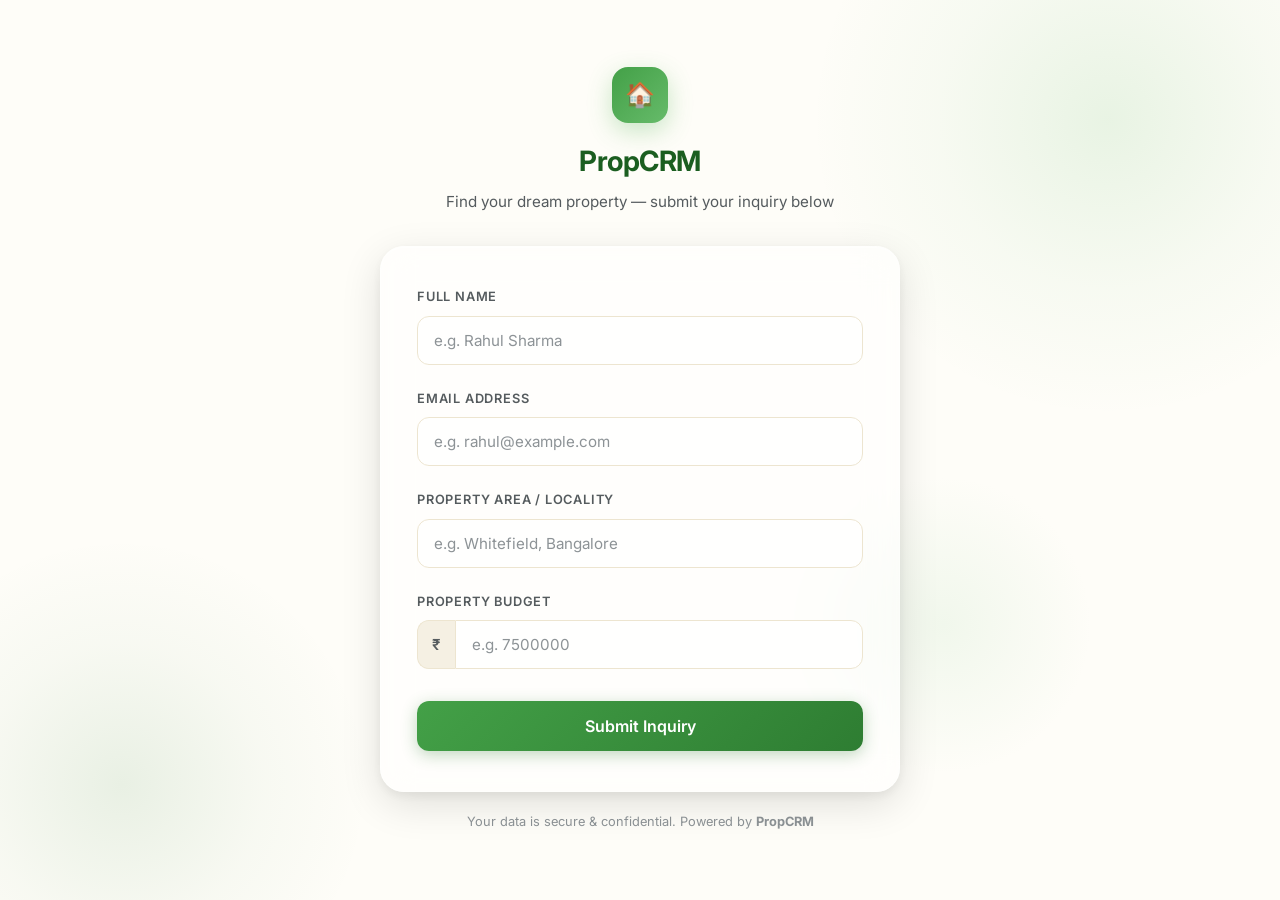
<file: index.html>
<!DOCTYPE html>
<html lang="en">
<head>
  <meta charset="UTF-8">
  <meta name="viewport" content="width=device-width, initial-scale=1.0">
  <meta name="description" content="Submit your property inquiry and get connected with our real estate expert. Fast response guaranteed.">
  <title>PropCRM — Property Inquiry</title>
  <link rel="stylesheet" href="css/common.css">
  <link rel="stylesheet" href="css/form.css">
  <link rel="icon" href="data:image/svg+xml,<svg xmlns='http://www.w3.org/2000/svg' viewBox='0 0 100 100'><text y='.9em' font-size='90'>🏠</text></svg>">
</head>
<body>
  <main class="form-page" id="form-page">
    <!-- Decorative blob -->
    <div class="blob-accent" aria-hidden="true"></div>

    <div class="form-wrapper">
      <!-- Branding -->
      <header class="form-brand">
        <div class="brand-icon" aria-hidden="true">🏠</div>
        <h1>PropCRM</h1>
        <p>Find your dream property — submit your inquiry below</p>
      </header>

      <!-- Glass Form Card -->
      <div class="form-card" id="form-card">
        <form id="lead-form" novalidate>
          <!-- Full Name -->
          <div class="form-group" id="group-name">
            <label class="form-label" for="input-name">Full Name</label>
            <div class="form-input-wrapper">
              <input
                type="text"
                class="form-input"
                id="input-name"
                name="name"
                placeholder="e.g. Rahul Sharma"
                required
                autocomplete="name"
                maxlength="80"
              >
            </div>
            <div class="form-error" id="error-name" role="alert"></div>
          </div>

          <!-- Email Address -->
          <div class="form-group" id="group-email">
            <label class="form-label" for="input-email">Email Address</label>
            <div class="form-input-wrapper">
              <input
                type="email"
                class="form-input"
                id="input-email"
                name="email"
                placeholder="e.g. rahul@example.com"
                required
                autocomplete="email"
                maxlength="120"
              >
            </div>
            <div class="form-error" id="error-email" role="alert"></div>
          </div>

          <!-- Property Area -->
          <div class="form-group" id="group-area">
            <label class="form-label" for="input-area">Property Area / Locality</label>
            <div class="form-input-wrapper">
              <input
                type="text"
                class="form-input"
                id="input-area"
                name="area"
                placeholder="e.g. Whitefield, Bangalore"
                required
                maxlength="100"
              >
            </div>
            <div class="form-error" id="error-area" role="alert"></div>
          </div>

          <!-- Property Price -->
          <div class="form-group" id="group-price">
            <label class="form-label" for="input-price">Property Budget</label>
            <div class="input-with-prefix">
              <span class="input-prefix">₹</span>
              <input
                type="number"
                class="form-input"
                id="input-price"
                name="price"
                placeholder="e.g. 7500000"
                required
                min="1"
                step="1"
              >
            </div>
            <div class="form-error" id="error-price" role="alert"></div>
          </div>

          <!-- Submit Button -->
          <button type="submit" class="btn-submit" id="btn-submit">
            <span class="btn-text">Submit Inquiry</span>
          </button>
        </form>

        <!-- Success Overlay -->
        <div class="success-overlay" id="success-overlay">
          <div class="success-checkmark">
            <svg viewBox="0 0 24 24">
              <polyline points="4 12 10 18 20 6"></polyline>
            </svg>
          </div>
          <h2>Inquiry Submitted!</h2>
          <p>Thank you! Our agent will contact you shortly.</p>
        </div>
      </div>

      <!-- Footer -->
      <footer class="form-footer">
        <p>Your data is secure &amp; confidential. Powered by <strong>PropCRM</strong></p>
      </footer>
    </div>
  </main>

  <!-- Toast Container -->
  <div class="toast-container" id="toast-container"></div>

  <script src="js/config.js"></script>
  <script src="js/form.js"></script>
</body>
</html>
</file>
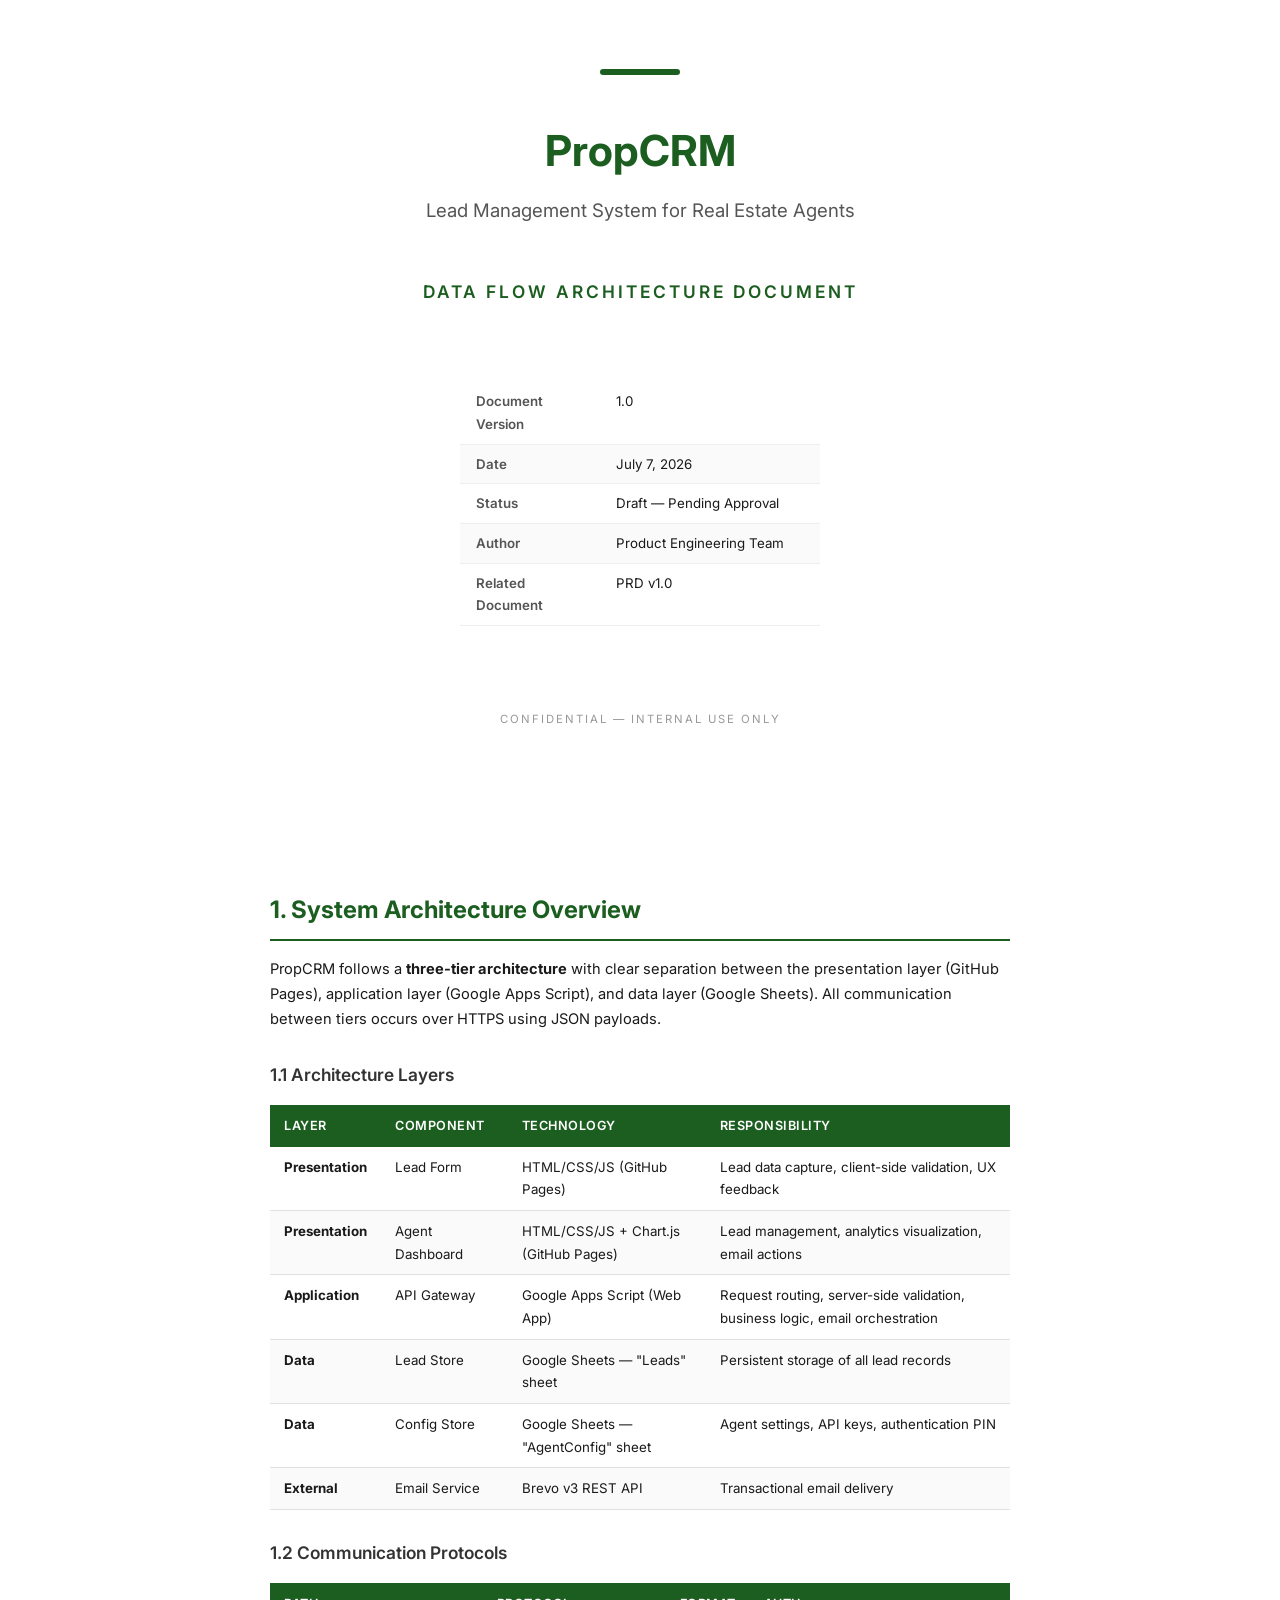
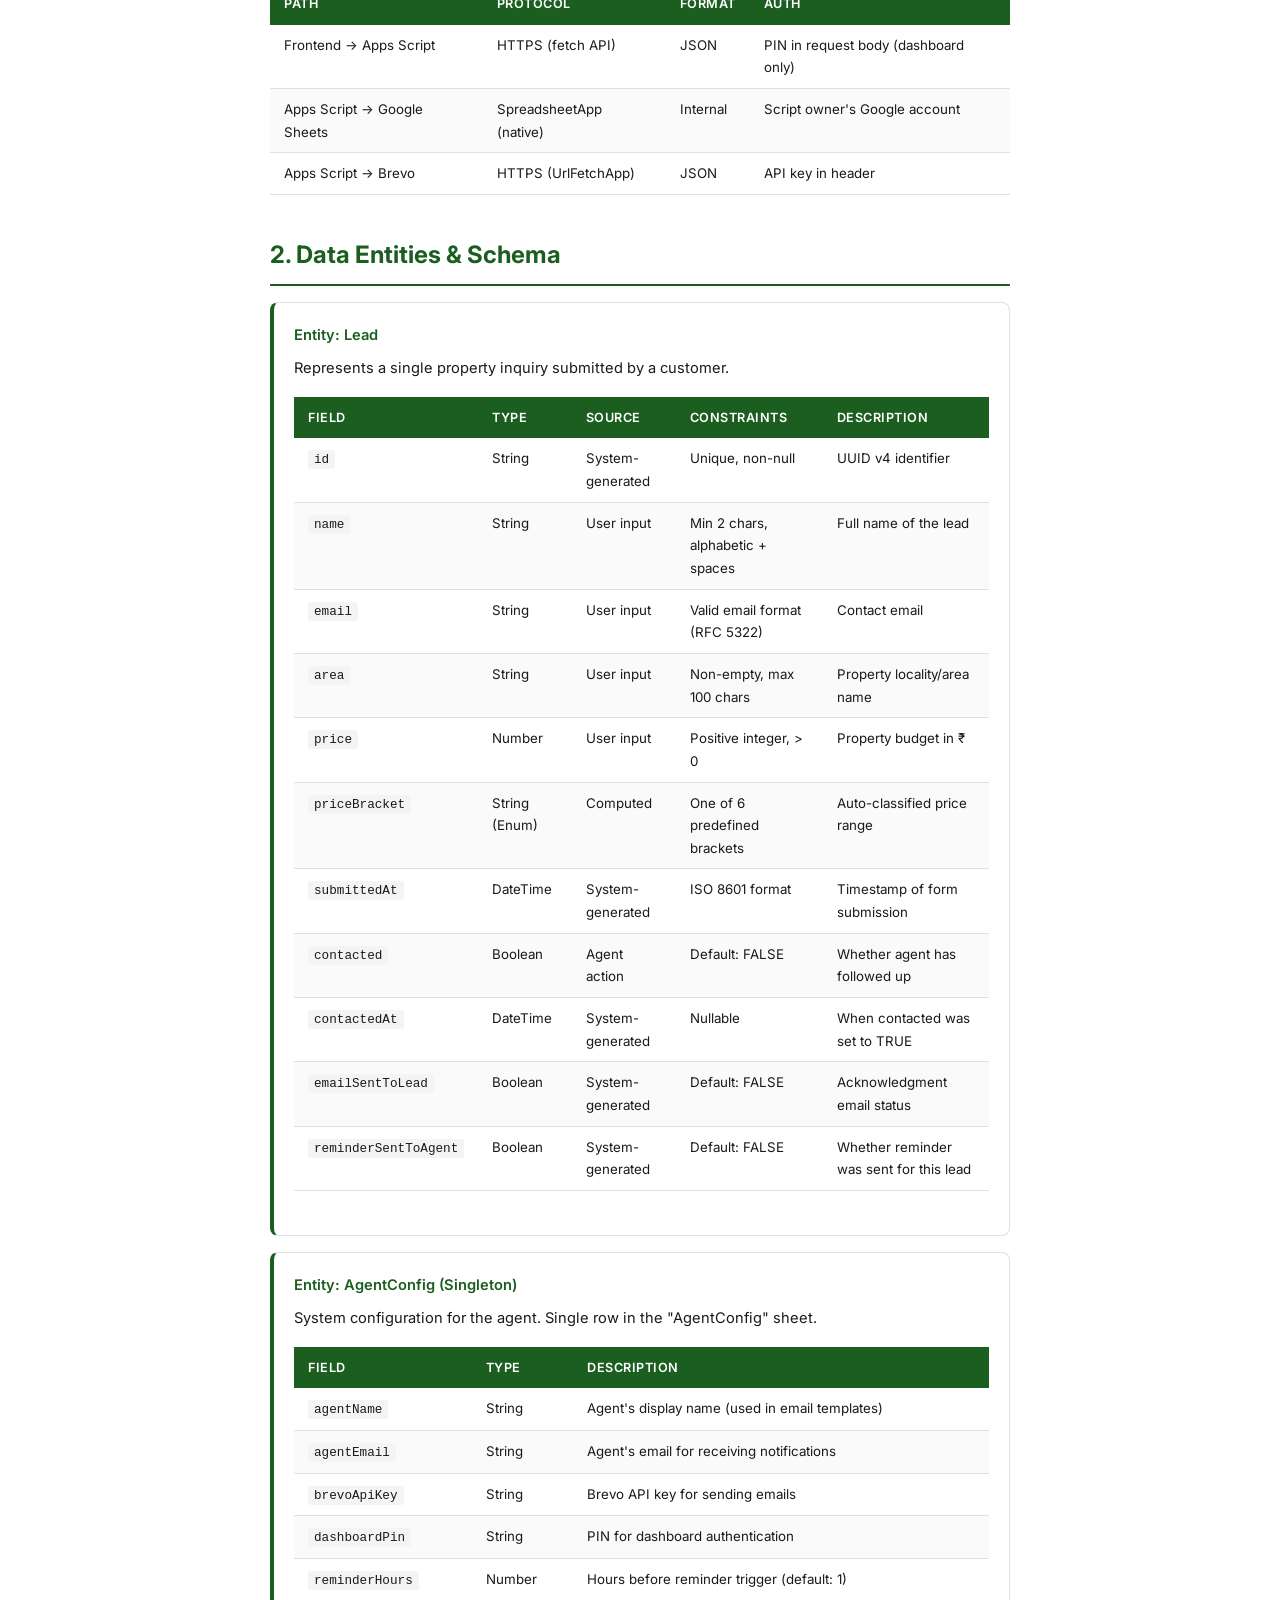
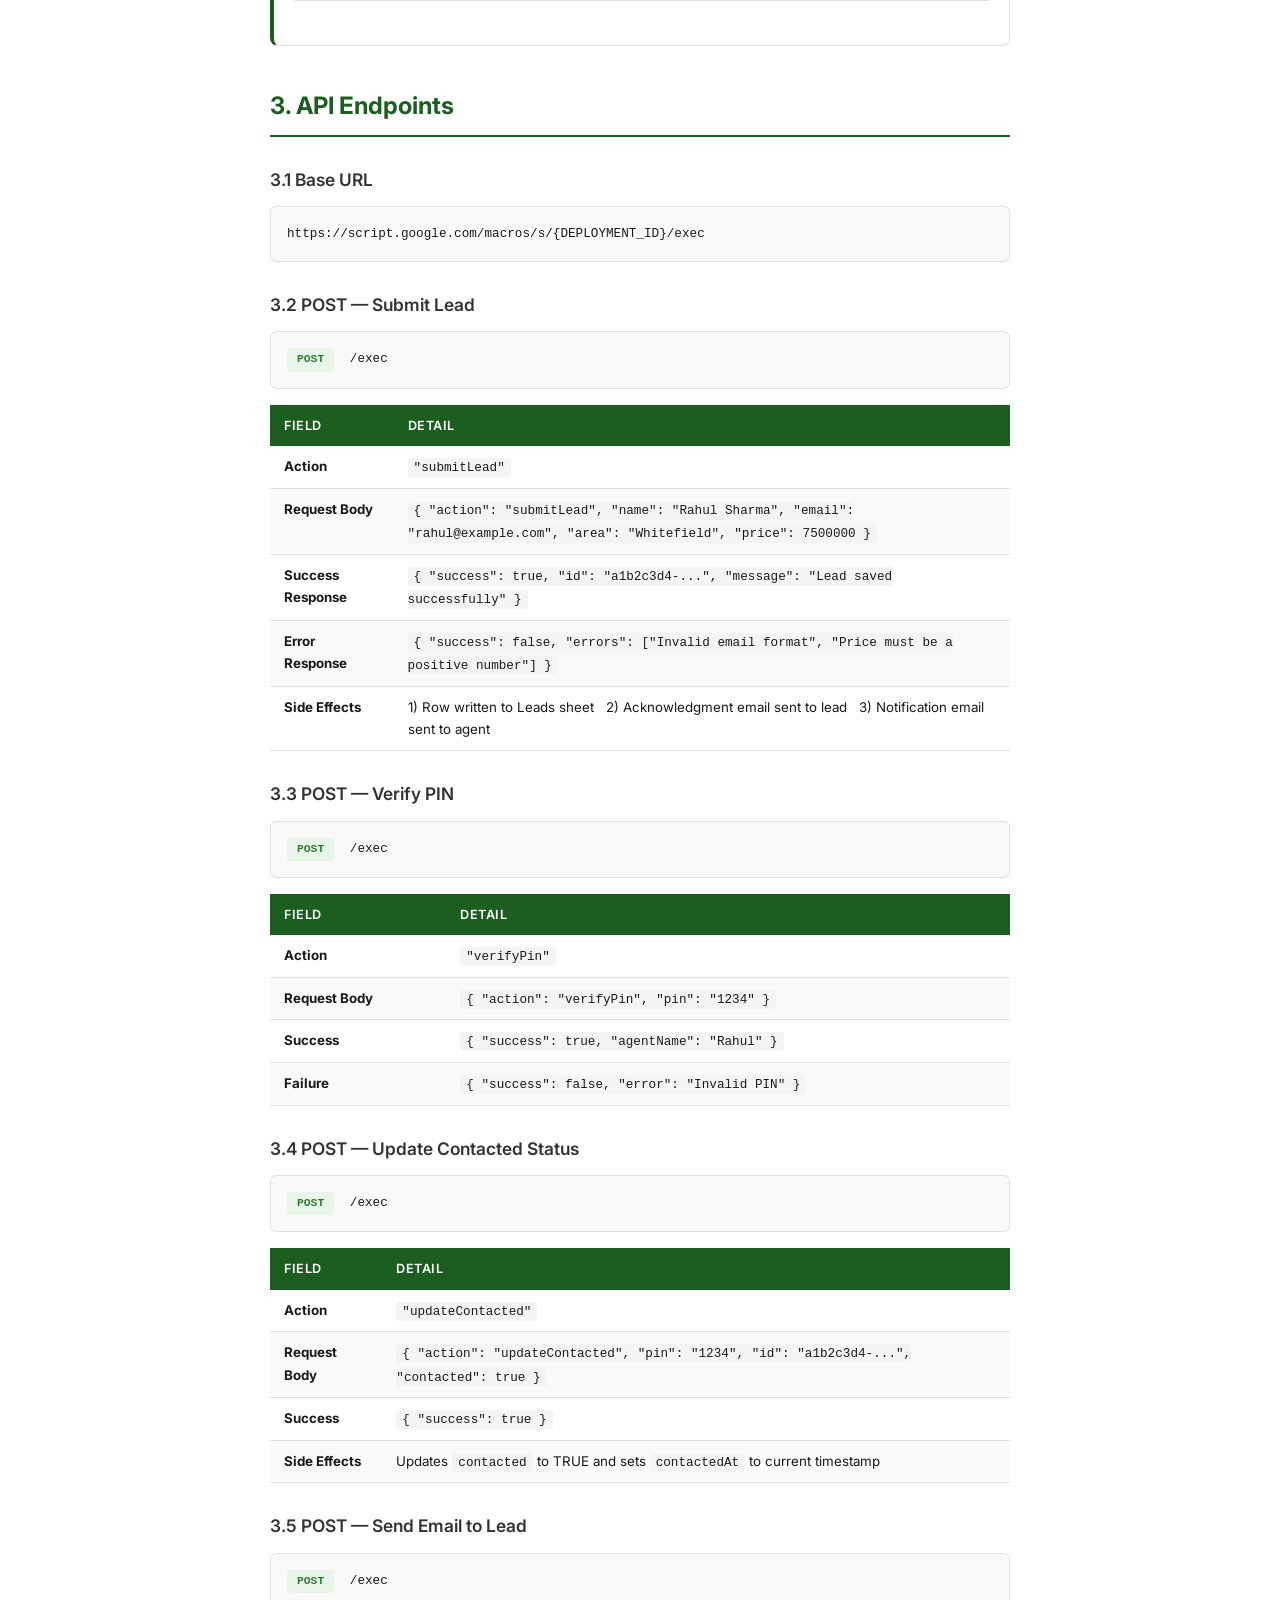
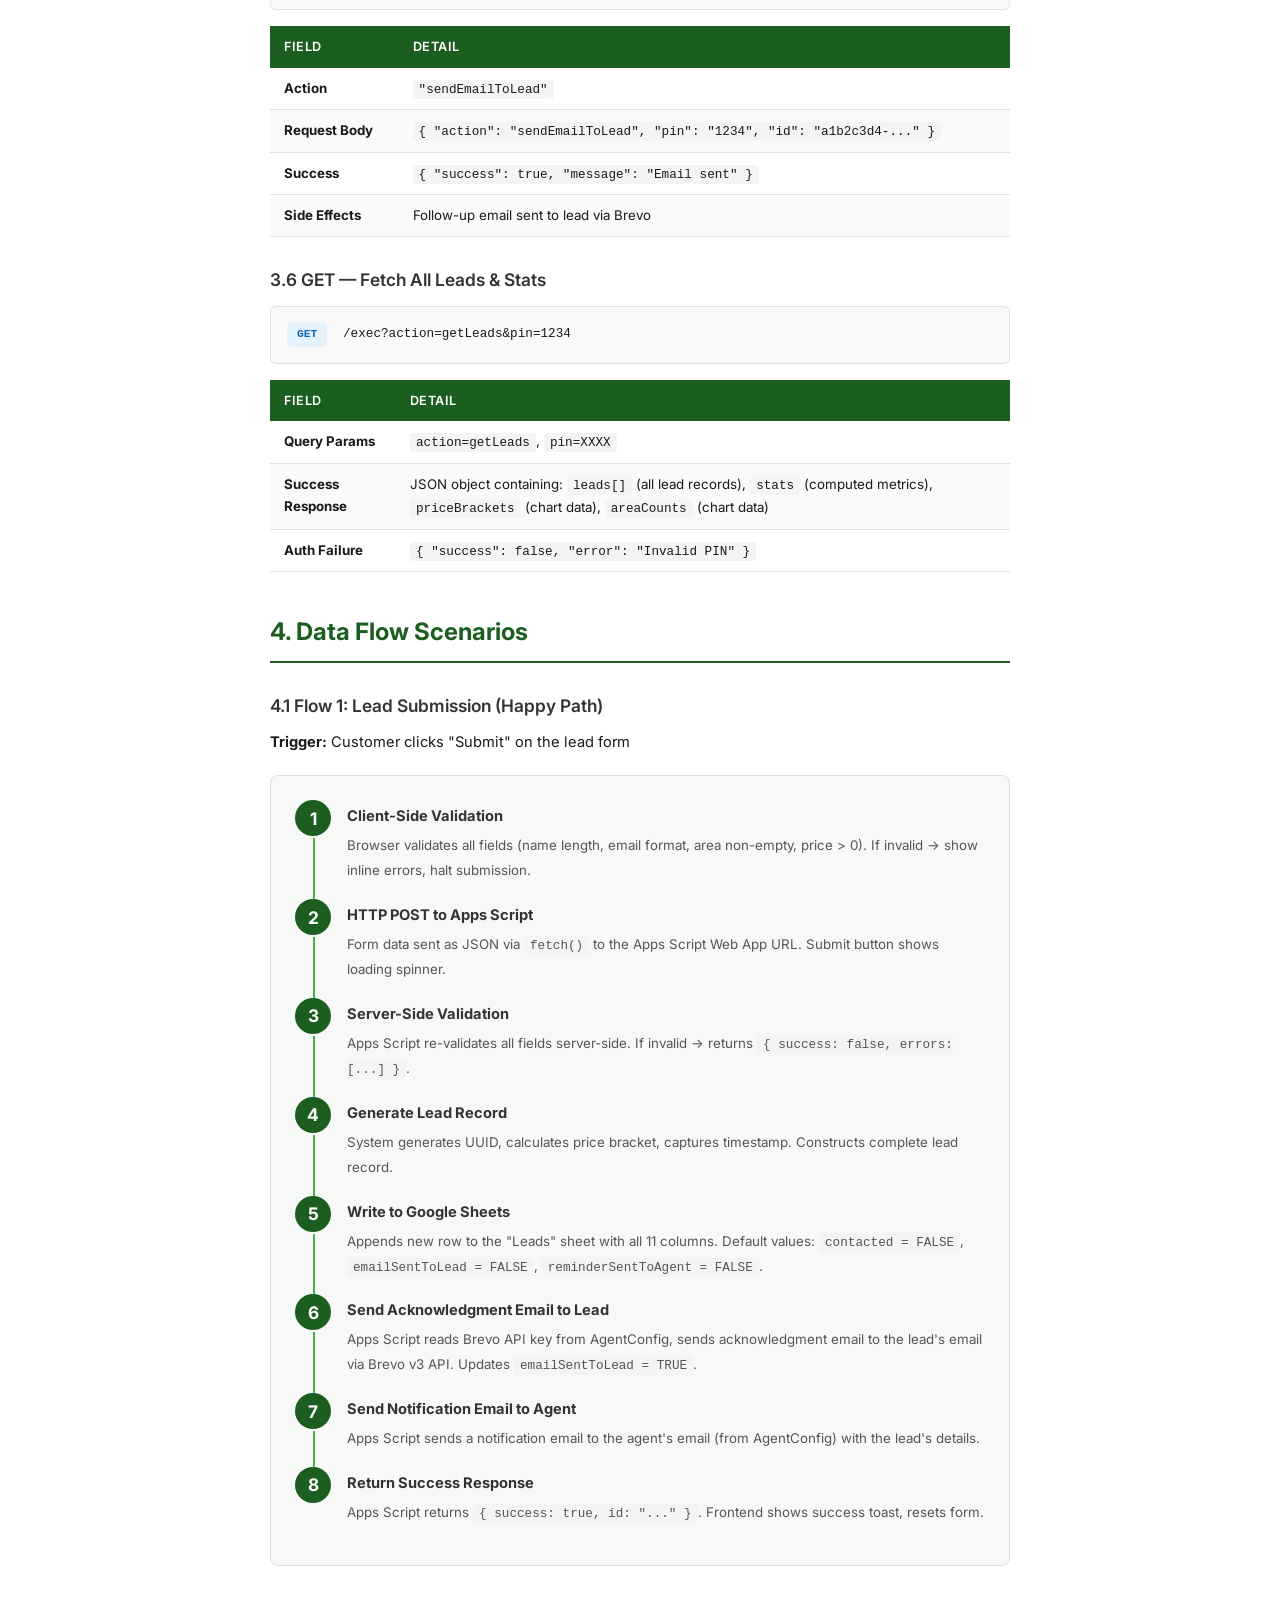
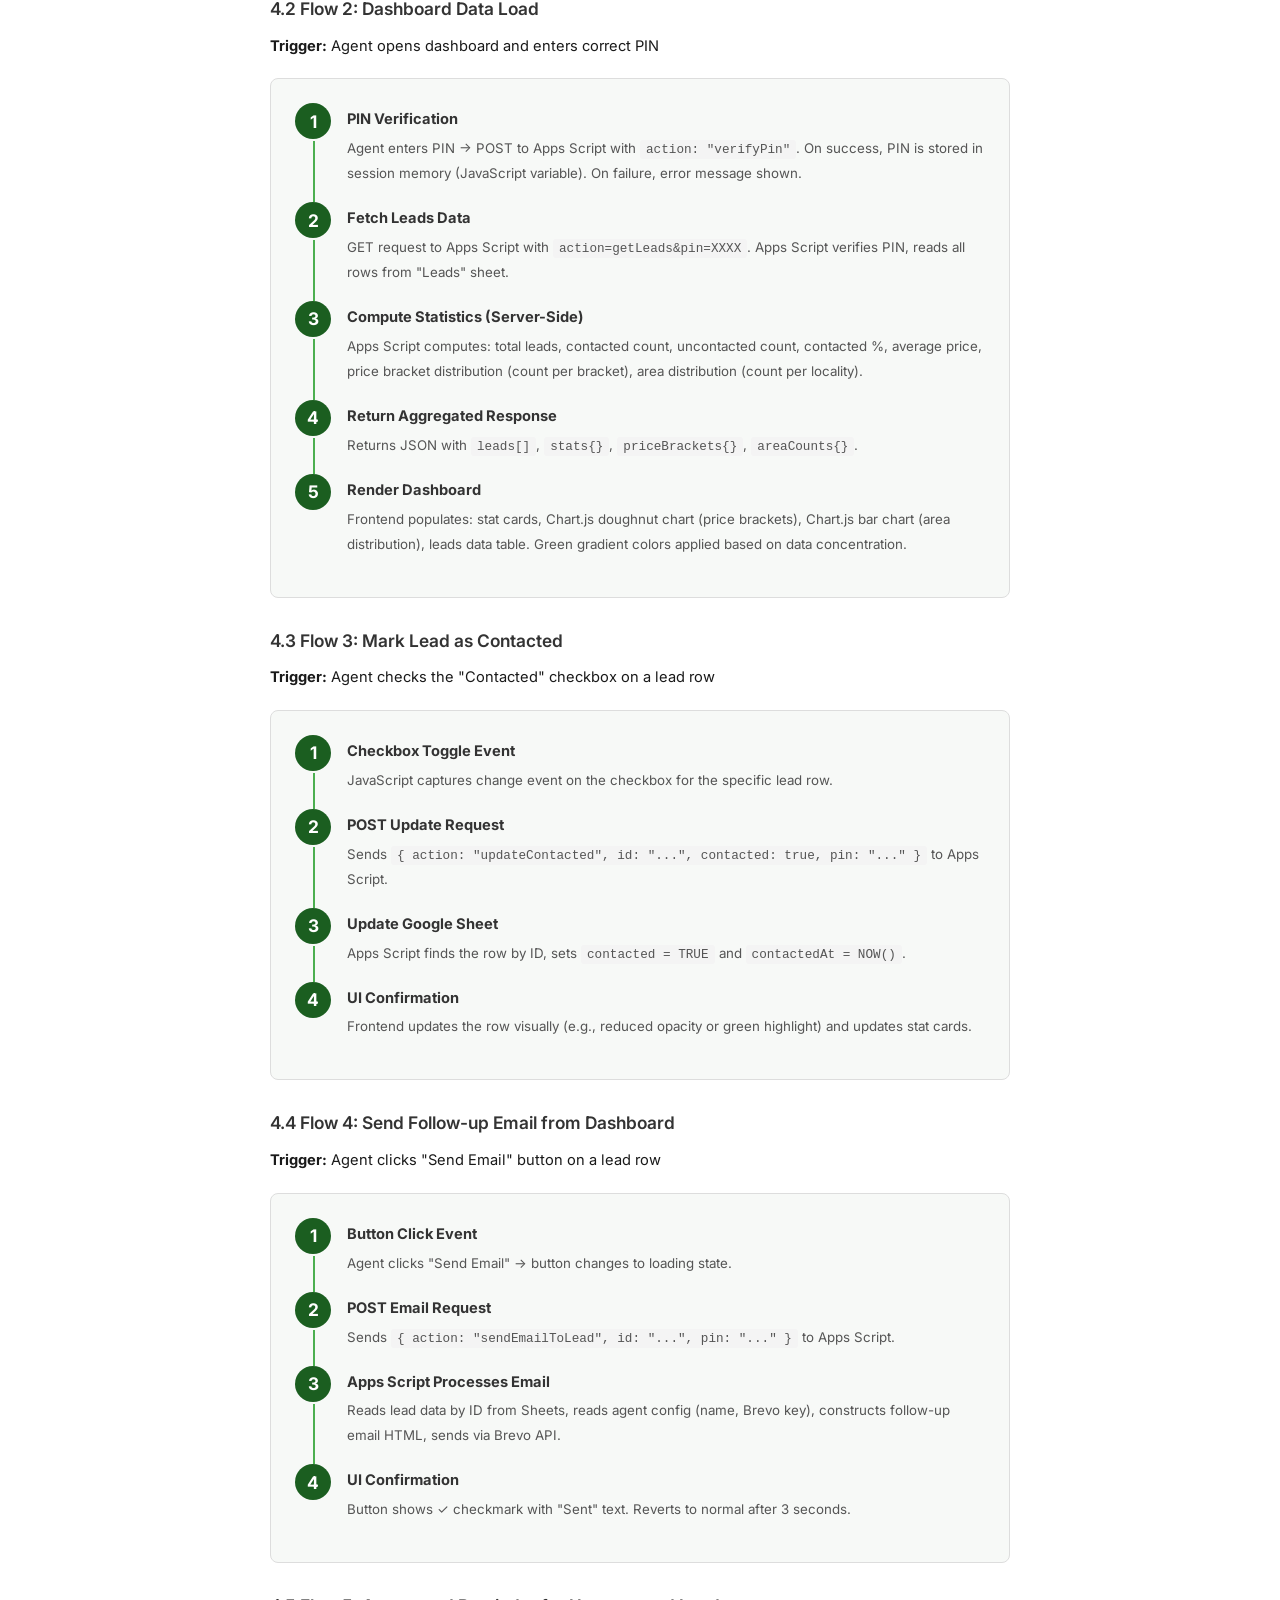
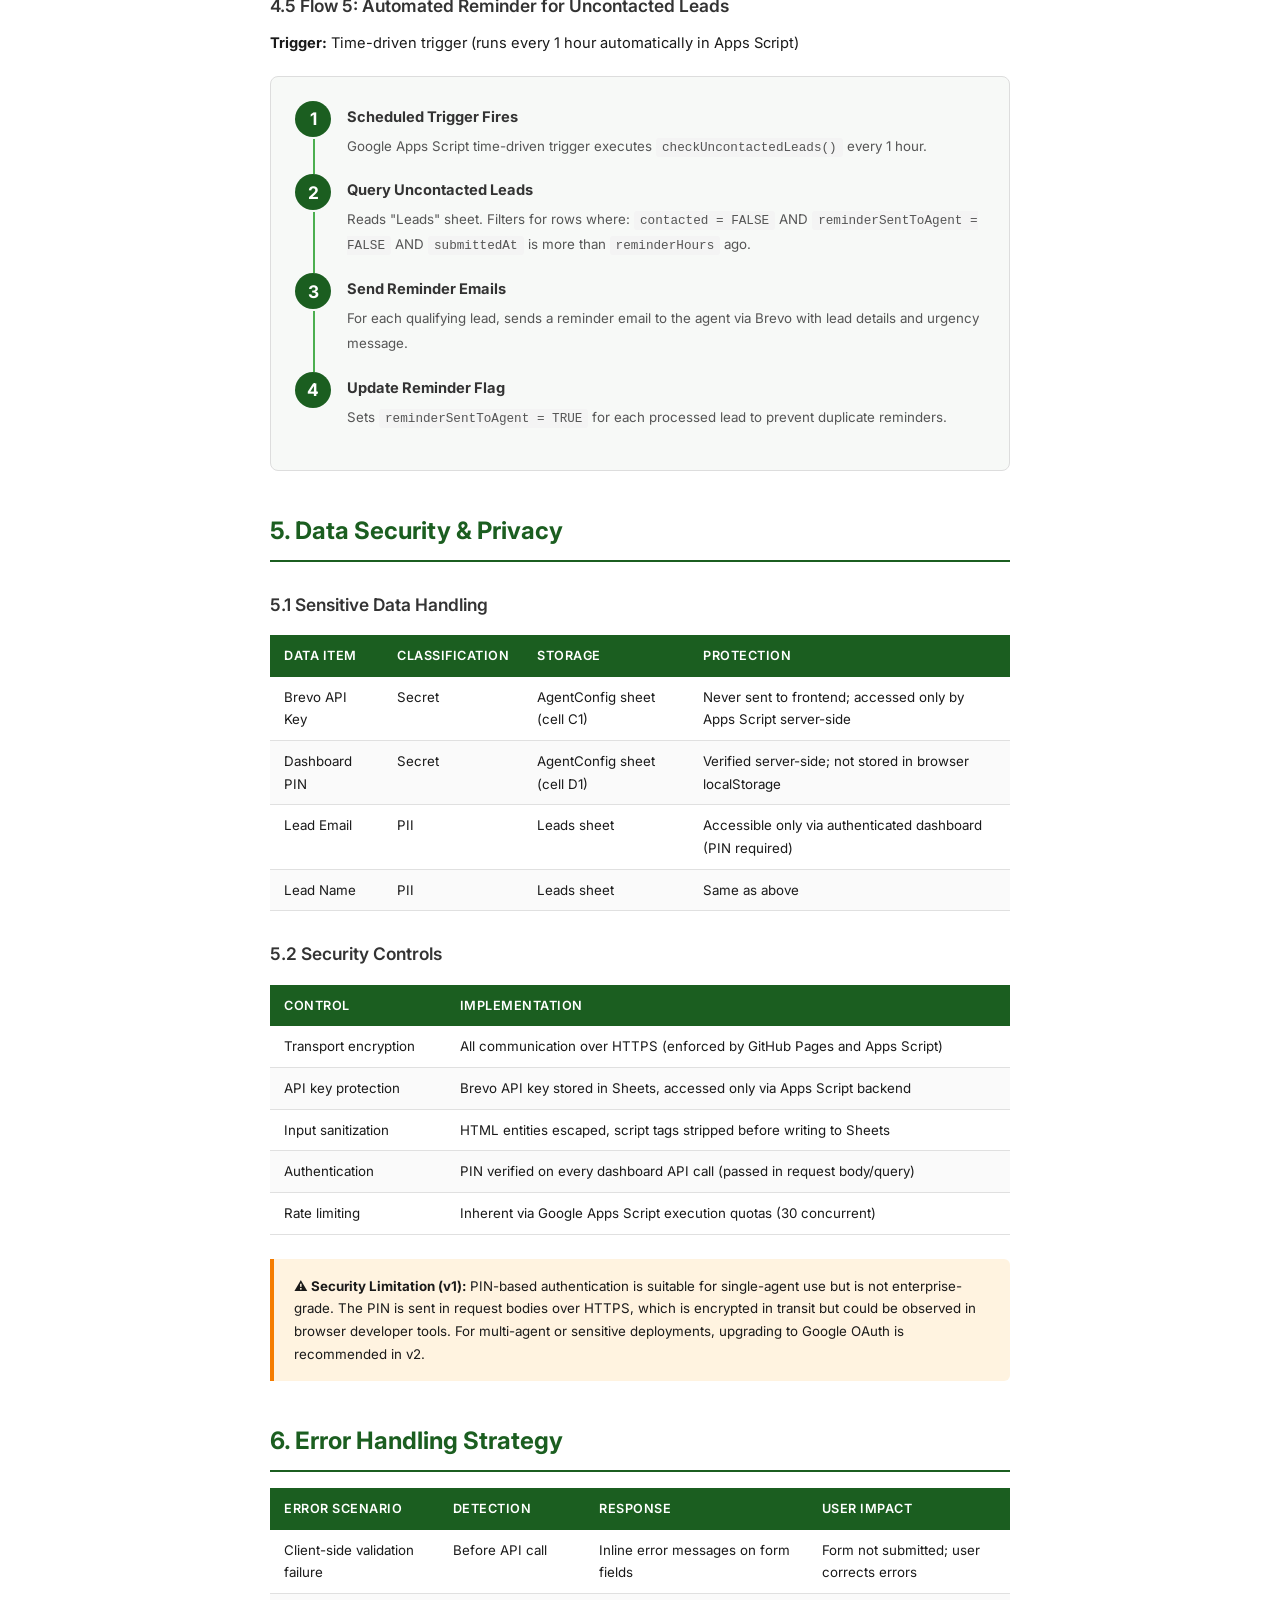
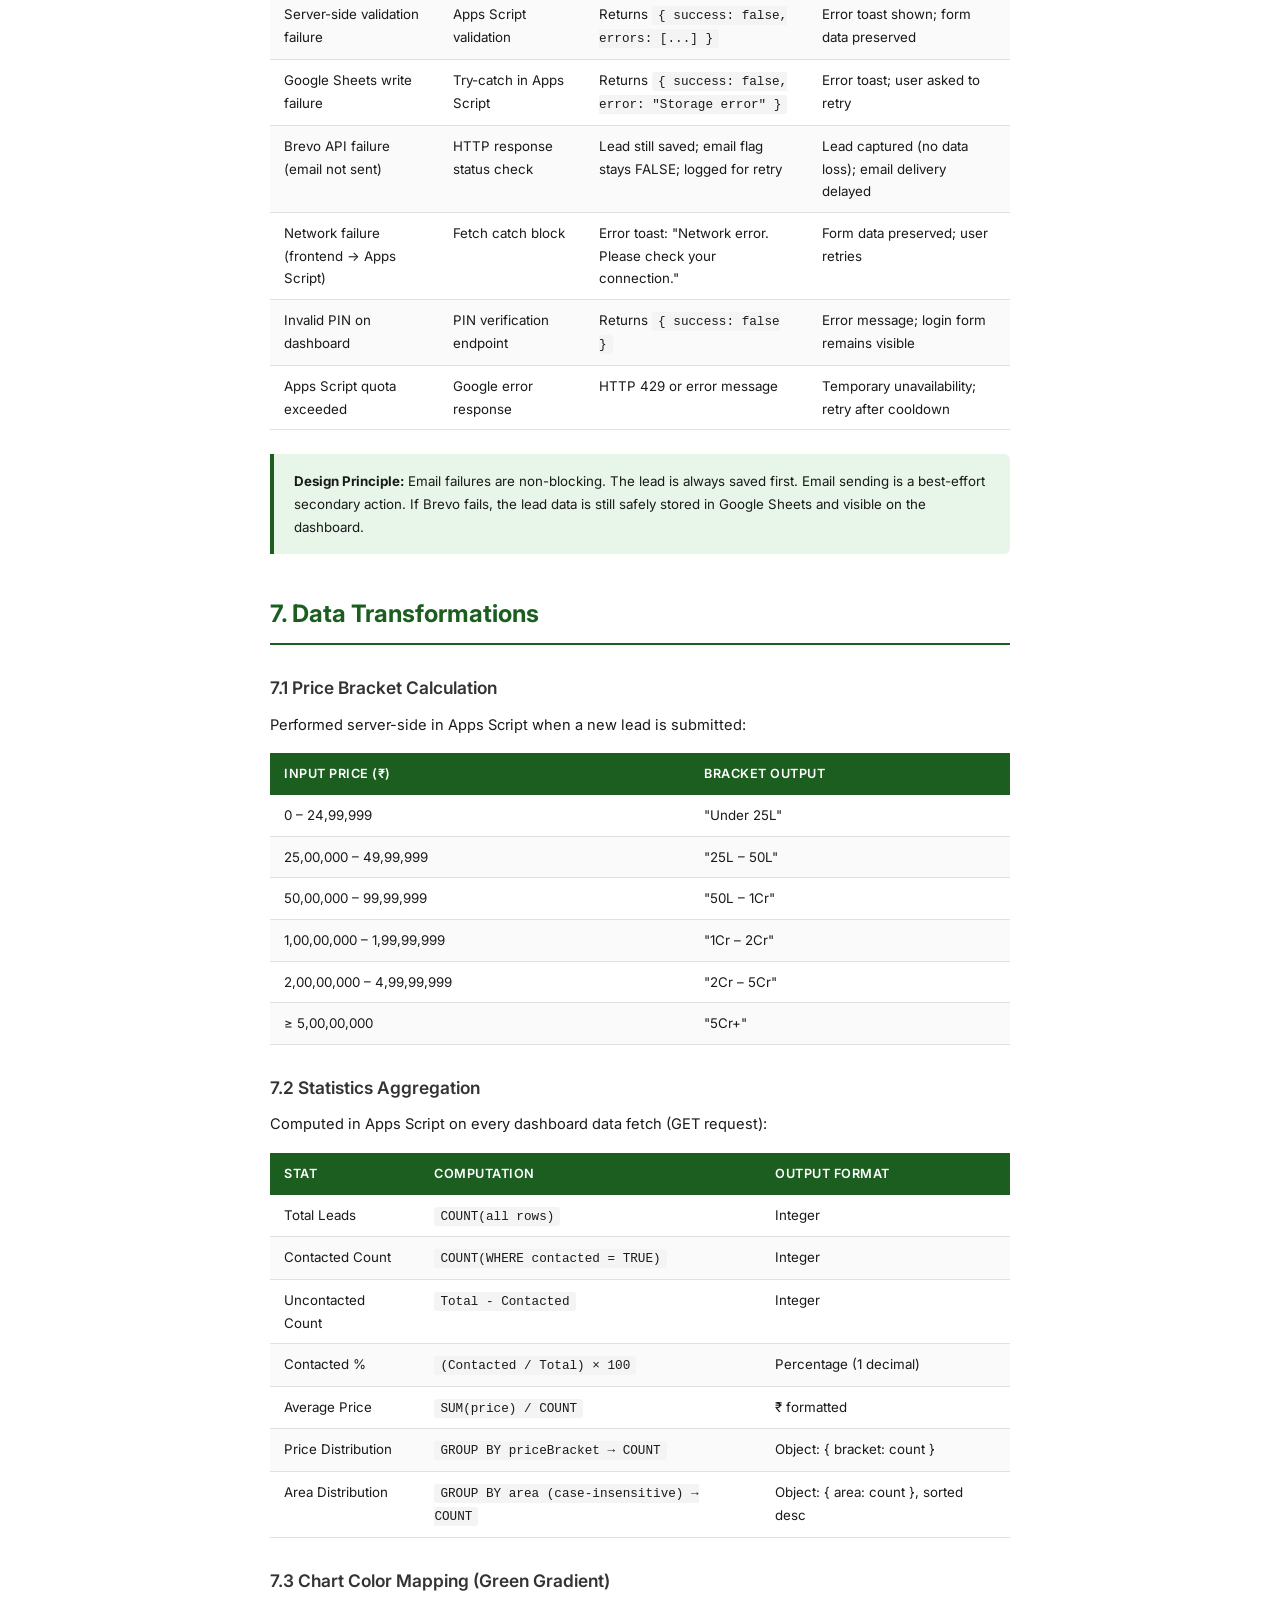
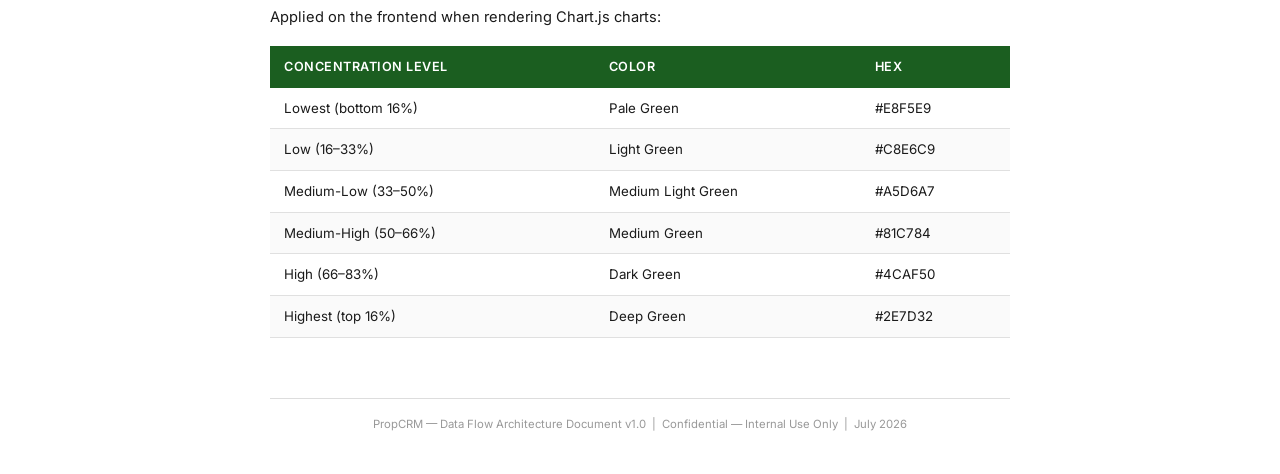
<file: docs/data_flow.html>
<!DOCTYPE html>
<html lang="en">
<head>
<meta charset="UTF-8">
<meta name="viewport" content="width=device-width, initial-scale=1.0">
<title>Data Flow Architecture — PropCRM</title>
<style>
  @import url('https://fonts.googleapis.com/css2?family=Inter:wght@300;400;500;600;700&display=swap');

  :root {
    --primary: #1B5E20;
    --primary-light: #4CAF50;
    --accent: #E8F5E9;
    --bg: #FFFFFF;
    --text: #1a1a1a;
    --text-muted: #555;
    --border: #E0E0E0;
    --header-bg: #1B5E20;
    --header-text: #FFFFFF;
    --flow-bg: #F7F9F7;
  }

  * { margin: 0; padding: 0; box-sizing: border-box; }

  body {
    font-family: 'Inter', -apple-system, sans-serif;
    font-size: 11pt;
    line-height: 1.7;
    color: var(--text);
    background: var(--bg);
  }

  @page { size: A4; margin: 20mm 18mm 25mm 18mm; }

  @media print {
    body { font-size: 10pt; }
    .page-break { page-break-before: always; }
    .no-break { page-break-inside: avoid; }
    .cover { page-break-after: always; }
  }

  .cover {
    display: flex; flex-direction: column; justify-content: center;
    align-items: center; min-height: 90vh; text-align: center; padding: 60px 40px;
  }
  .cover .logo-bar { width: 80px; height: 6px; background: var(--primary); border-radius: 3px; margin-bottom: 40px; }
  .cover h1 { font-size: 32pt; font-weight: 700; color: var(--primary); margin-bottom: 8px; }
  .cover .subtitle { font-size: 14pt; color: var(--text-muted); margin-bottom: 50px; }
  .cover .doc-type { font-size: 13pt; font-weight: 600; color: var(--primary); text-transform: uppercase; letter-spacing: 3px; margin-bottom: 60px; }
  .cover .meta-table { width: 360px; border-collapse: collapse; text-align: left; }
  .cover .meta-table td { padding: 8px 16px; font-size: 10pt; border-bottom: 1px solid #eee; }
  .cover .meta-table td:first-child { font-weight: 600; color: var(--text-muted); width: 140px; }
  .cover .confidential { margin-top: 60px; font-size: 8.5pt; color: #999; text-transform: uppercase; letter-spacing: 2px; }

  .content { max-width: 780px; margin: 0 auto; padding: 40px 20px; }

  h2 { font-size: 18pt; font-weight: 700; color: var(--primary); margin-top: 40px; margin-bottom: 16px; padding-bottom: 8px; border-bottom: 2px solid var(--primary); }
  h3 { font-size: 13pt; font-weight: 600; color: #333; margin-top: 28px; margin-bottom: 10px; }
  h4 { font-size: 11pt; font-weight: 600; color: var(--primary); margin-top: 20px; margin-bottom: 8px; }
  p { margin-bottom: 12px; }
  ul, ol { margin: 8px 0 16px 24px; }
  li { margin-bottom: 6px; }

  table { width: 100%; border-collapse: collapse; margin: 16px 0 24px 0; font-size: 10pt; }
  th { background: var(--header-bg); color: var(--header-text); font-weight: 600; text-align: left; padding: 10px 14px; font-size: 9.5pt; text-transform: uppercase; letter-spacing: 0.5px; }
  td { padding: 9px 14px; border-bottom: 1px solid var(--border); vertical-align: top; }
  tr:nth-child(even) { background: #FAFAFA; }

  code { background: #f4f4f4; padding: 2px 6px; border-radius: 3px; font-size: 9.5pt; font-family: 'Courier New', monospace; }

  .flow-box {
    background: var(--flow-bg);
    border: 1px solid #ddd;
    border-radius: 8px;
    padding: 24px;
    margin: 20px 0;
  }

  .flow-step {
    display: flex;
    align-items: flex-start;
    margin-bottom: 16px;
    position: relative;
  }

  .flow-step:not(:last-child)::after {
    content: '';
    position: absolute;
    left: 18px;
    top: 38px;
    bottom: -16px;
    width: 2px;
    background: var(--primary-light);
  }

  .step-number {
    width: 36px;
    height: 36px;
    background: var(--primary);
    color: white;
    border-radius: 50%;
    display: flex;
    align-items: center;
    justify-content: center;
    font-weight: 700;
    font-size: 13pt;
    flex-shrink: 0;
    margin-right: 16px;
    position: relative;
    z-index: 1;
  }

  .step-content { flex: 1; padding-top: 4px; }
  .step-content strong { display: block; margin-bottom: 4px; color: #333; }
  .step-content .step-detail { font-size: 10pt; color: var(--text-muted); }

  .entity-card {
    background: white;
    border: 1px solid #e0e0e0;
    border-radius: 8px;
    padding: 20px;
    margin: 16px 0;
    border-left: 4px solid var(--primary);
  }
  .entity-card h4 { margin-top: 0; }

  .callout {
    padding: 16px 20px;
    border-left: 4px solid var(--primary);
    background: var(--accent);
    border-radius: 0 6px 6px 0;
    margin: 16px 0;
    font-size: 10pt;
  }

  .callout-warning {
    border-left-color: #F57C00;
    background: #FFF3E0;
  }

  .callout-error {
    border-left-color: #C62828;
    background: #FFEBEE;
  }

  .endpoint-box {
    background: #f9f9f9;
    border: 1px solid #e0e0e0;
    border-radius: 6px;
    padding: 16px;
    margin: 12px 0;
    font-family: 'Courier New', monospace;
    font-size: 9.5pt;
  }

  .method-badge {
    display: inline-block;
    padding: 2px 10px;
    border-radius: 4px;
    font-size: 8.5pt;
    font-weight: 700;
    margin-right: 8px;
    font-family: 'Courier New', monospace;
  }

  .method-post { background: #E8F5E9; color: #2E7D32; }
  .method-get { background: #E3F2FD; color: #1565C0; }

  .footer-note {
    margin-top: 60px; padding-top: 16px; border-top: 1px solid #ddd;
    font-size: 8.5pt; color: #999; text-align: center;
  }
</style>
</head>
<body>

<!-- COVER PAGE -->
<div class="cover">
  <div class="logo-bar"></div>
  <h1>PropCRM</h1>
  <p class="subtitle">Lead Management System for Real Estate Agents</p>
  <p class="doc-type">Data Flow Architecture Document</p>
  <table class="meta-table">
    <tr><td>Document Version</td><td>1.0</td></tr>
    <tr><td>Date</td><td>July 7, 2026</td></tr>
    <tr><td>Status</td><td>Draft — Pending Approval</td></tr>
    <tr><td>Author</td><td>Product Engineering Team</td></tr>
    <tr><td>Related Document</td><td>PRD v1.0</td></tr>
  </table>
  <p class="confidential">Confidential — Internal Use Only</p>
</div>

<!-- CONTENT -->
<div class="content">

<h2>1. System Architecture Overview</h2>
<p>PropCRM follows a <strong>three-tier architecture</strong> with clear separation between the presentation layer (GitHub Pages), application layer (Google Apps Script), and data layer (Google Sheets). All communication between tiers occurs over HTTPS using JSON payloads.</p>

<h3>1.1 Architecture Layers</h3>
<table>
  <thead><tr><th>Layer</th><th>Component</th><th>Technology</th><th>Responsibility</th></tr></thead>
  <tbody>
    <tr><td><strong>Presentation</strong></td><td>Lead Form</td><td>HTML/CSS/JS (GitHub Pages)</td><td>Lead data capture, client-side validation, UX feedback</td></tr>
    <tr><td><strong>Presentation</strong></td><td>Agent Dashboard</td><td>HTML/CSS/JS + Chart.js (GitHub Pages)</td><td>Lead management, analytics visualization, email actions</td></tr>
    <tr><td><strong>Application</strong></td><td>API Gateway</td><td>Google Apps Script (Web App)</td><td>Request routing, server-side validation, business logic, email orchestration</td></tr>
    <tr><td><strong>Data</strong></td><td>Lead Store</td><td>Google Sheets — "Leads" sheet</td><td>Persistent storage of all lead records</td></tr>
    <tr><td><strong>Data</strong></td><td>Config Store</td><td>Google Sheets — "AgentConfig" sheet</td><td>Agent settings, API keys, authentication PIN</td></tr>
    <tr><td><strong>External</strong></td><td>Email Service</td><td>Brevo v3 REST API</td><td>Transactional email delivery</td></tr>
  </tbody>
</table>

<h3>1.2 Communication Protocols</h3>
<table>
  <thead><tr><th>Path</th><th>Protocol</th><th>Format</th><th>Auth</th></tr></thead>
  <tbody>
    <tr><td>Frontend → Apps Script</td><td>HTTPS (fetch API)</td><td>JSON</td><td>PIN in request body (dashboard only)</td></tr>
    <tr><td>Apps Script → Google Sheets</td><td>SpreadsheetApp (native)</td><td>Internal</td><td>Script owner's Google account</td></tr>
    <tr><td>Apps Script → Brevo</td><td>HTTPS (UrlFetchApp)</td><td>JSON</td><td>API key in header</td></tr>
  </tbody>
</table>

<div class="page-break"></div>

<!-- 2. Data Entities & Schema -->
<h2>2. Data Entities &amp; Schema</h2>

<div class="entity-card">
  <h4>Entity: Lead</h4>
  <p>Represents a single property inquiry submitted by a customer.</p>
  <table>
    <thead><tr><th>Field</th><th>Type</th><th>Source</th><th>Constraints</th><th>Description</th></tr></thead>
    <tbody>
      <tr><td><code>id</code></td><td>String</td><td>System-generated</td><td>Unique, non-null</td><td>UUID v4 identifier</td></tr>
      <tr><td><code>name</code></td><td>String</td><td>User input</td><td>Min 2 chars, alphabetic + spaces</td><td>Full name of the lead</td></tr>
      <tr><td><code>email</code></td><td>String</td><td>User input</td><td>Valid email format (RFC 5322)</td><td>Contact email</td></tr>
      <tr><td><code>area</code></td><td>String</td><td>User input</td><td>Non-empty, max 100 chars</td><td>Property locality/area name</td></tr>
      <tr><td><code>price</code></td><td>Number</td><td>User input</td><td>Positive integer, > 0</td><td>Property budget in ₹</td></tr>
      <tr><td><code>priceBracket</code></td><td>String (Enum)</td><td>Computed</td><td>One of 6 predefined brackets</td><td>Auto-classified price range</td></tr>
      <tr><td><code>submittedAt</code></td><td>DateTime</td><td>System-generated</td><td>ISO 8601 format</td><td>Timestamp of form submission</td></tr>
      <tr><td><code>contacted</code></td><td>Boolean</td><td>Agent action</td><td>Default: FALSE</td><td>Whether agent has followed up</td></tr>
      <tr><td><code>contactedAt</code></td><td>DateTime</td><td>System-generated</td><td>Nullable</td><td>When contacted was set to TRUE</td></tr>
      <tr><td><code>emailSentToLead</code></td><td>Boolean</td><td>System-generated</td><td>Default: FALSE</td><td>Acknowledgment email status</td></tr>
      <tr><td><code>reminderSentToAgent</code></td><td>Boolean</td><td>System-generated</td><td>Default: FALSE</td><td>Whether reminder was sent for this lead</td></tr>
    </tbody>
  </table>
</div>

<div class="entity-card">
  <h4>Entity: AgentConfig (Singleton)</h4>
  <p>System configuration for the agent. Single row in the "AgentConfig" sheet.</p>
  <table>
    <thead><tr><th>Field</th><th>Type</th><th>Description</th></tr></thead>
    <tbody>
      <tr><td><code>agentName</code></td><td>String</td><td>Agent's display name (used in email templates)</td></tr>
      <tr><td><code>agentEmail</code></td><td>String</td><td>Agent's email for receiving notifications</td></tr>
      <tr><td><code>brevoApiKey</code></td><td>String</td><td>Brevo API key for sending emails</td></tr>
      <tr><td><code>dashboardPin</code></td><td>String</td><td>PIN for dashboard authentication</td></tr>
      <tr><td><code>reminderHours</code></td><td>Number</td><td>Hours before reminder trigger (default: 1)</td></tr>
    </tbody>
  </table>
</div>

<div class="page-break"></div>

<!-- 3. API Endpoints -->
<h2>3. API Endpoints</h2>

<h3>3.1 Base URL</h3>
<div class="endpoint-box">
  https://script.google.com/macros/s/{DEPLOYMENT_ID}/exec
</div>

<h3>3.2 POST — Submit Lead</h3>
<div class="endpoint-box">
  <span class="method-badge method-post">POST</span> /exec
</div>
<table>
  <thead><tr><th>Field</th><th>Detail</th></tr></thead>
  <tbody>
    <tr><td><strong>Action</strong></td><td><code>"submitLead"</code></td></tr>
    <tr><td><strong>Request Body</strong></td><td><code>{ "action": "submitLead", "name": "Rahul Sharma", "email": "rahul@example.com", "area": "Whitefield", "price": 7500000 }</code></td></tr>
    <tr><td><strong>Success Response</strong></td><td><code>{ "success": true, "id": "a1b2c3d4-...", "message": "Lead saved successfully" }</code></td></tr>
    <tr><td><strong>Error Response</strong></td><td><code>{ "success": false, "errors": ["Invalid email format", "Price must be a positive number"] }</code></td></tr>
    <tr><td><strong>Side Effects</strong></td><td>1) Row written to Leads sheet &nbsp; 2) Acknowledgment email sent to lead &nbsp; 3) Notification email sent to agent</td></tr>
  </tbody>
</table>

<h3>3.3 POST — Verify PIN</h3>
<div class="endpoint-box">
  <span class="method-badge method-post">POST</span> /exec
</div>
<table>
  <thead><tr><th>Field</th><th>Detail</th></tr></thead>
  <tbody>
    <tr><td><strong>Action</strong></td><td><code>"verifyPin"</code></td></tr>
    <tr><td><strong>Request Body</strong></td><td><code>{ "action": "verifyPin", "pin": "1234" }</code></td></tr>
    <tr><td><strong>Success</strong></td><td><code>{ "success": true, "agentName": "Rahul" }</code></td></tr>
    <tr><td><strong>Failure</strong></td><td><code>{ "success": false, "error": "Invalid PIN" }</code></td></tr>
  </tbody>
</table>

<h3>3.4 POST — Update Contacted Status</h3>
<div class="endpoint-box">
  <span class="method-badge method-post">POST</span> /exec
</div>
<table>
  <thead><tr><th>Field</th><th>Detail</th></tr></thead>
  <tbody>
    <tr><td><strong>Action</strong></td><td><code>"updateContacted"</code></td></tr>
    <tr><td><strong>Request Body</strong></td><td><code>{ "action": "updateContacted", "pin": "1234", "id": "a1b2c3d4-...", "contacted": true }</code></td></tr>
    <tr><td><strong>Success</strong></td><td><code>{ "success": true }</code></td></tr>
    <tr><td><strong>Side Effects</strong></td><td>Updates <code>contacted</code> to TRUE and sets <code>contactedAt</code> to current timestamp</td></tr>
  </tbody>
</table>

<h3>3.5 POST — Send Email to Lead</h3>
<div class="endpoint-box">
  <span class="method-badge method-post">POST</span> /exec
</div>
<table>
  <thead><tr><th>Field</th><th>Detail</th></tr></thead>
  <tbody>
    <tr><td><strong>Action</strong></td><td><code>"sendEmailToLead"</code></td></tr>
    <tr><td><strong>Request Body</strong></td><td><code>{ "action": "sendEmailToLead", "pin": "1234", "id": "a1b2c3d4-..." }</code></td></tr>
    <tr><td><strong>Success</strong></td><td><code>{ "success": true, "message": "Email sent" }</code></td></tr>
    <tr><td><strong>Side Effects</strong></td><td>Follow-up email sent to lead via Brevo</td></tr>
  </tbody>
</table>

<h3>3.6 GET — Fetch All Leads &amp; Stats</h3>
<div class="endpoint-box">
  <span class="method-badge method-get">GET</span> /exec?action=getLeads&amp;pin=1234
</div>
<table>
  <thead><tr><th>Field</th><th>Detail</th></tr></thead>
  <tbody>
    <tr><td><strong>Query Params</strong></td><td><code>action=getLeads</code>, <code>pin=XXXX</code></td></tr>
    <tr><td><strong>Success Response</strong></td><td>JSON object containing: <code>leads[]</code> (all lead records), <code>stats</code> (computed metrics), <code>priceBrackets</code> (chart data), <code>areaCounts</code> (chart data)</td></tr>
    <tr><td><strong>Auth Failure</strong></td><td><code>{ "success": false, "error": "Invalid PIN" }</code></td></tr>
  </tbody>
</table>

<div class="page-break"></div>

<!-- 4. Data Flow Scenarios -->
<h2>4. Data Flow Scenarios</h2>

<h3>4.1 Flow 1: Lead Submission (Happy Path)</h3>
<p><strong>Trigger:</strong> Customer clicks "Submit" on the lead form</p>
<div class="flow-box">
  <div class="flow-step">
    <div class="step-number">1</div>
    <div class="step-content">
      <strong>Client-Side Validation</strong>
      <span class="step-detail">Browser validates all fields (name length, email format, area non-empty, price > 0). If invalid → show inline errors, halt submission.</span>
    </div>
  </div>
  <div class="flow-step">
    <div class="step-number">2</div>
    <div class="step-content">
      <strong>HTTP POST to Apps Script</strong>
      <span class="step-detail">Form data sent as JSON via <code>fetch()</code> to the Apps Script Web App URL. Submit button shows loading spinner.</span>
    </div>
  </div>
  <div class="flow-step">
    <div class="step-number">3</div>
    <div class="step-content">
      <strong>Server-Side Validation</strong>
      <span class="step-detail">Apps Script re-validates all fields server-side. If invalid → returns <code>{ success: false, errors: [...] }</code>.</span>
    </div>
  </div>
  <div class="flow-step">
    <div class="step-number">4</div>
    <div class="step-content">
      <strong>Generate Lead Record</strong>
      <span class="step-detail">System generates UUID, calculates price bracket, captures timestamp. Constructs complete lead record.</span>
    </div>
  </div>
  <div class="flow-step">
    <div class="step-number">5</div>
    <div class="step-content">
      <strong>Write to Google Sheets</strong>
      <span class="step-detail">Appends new row to the "Leads" sheet with all 11 columns. Default values: <code>contacted = FALSE</code>, <code>emailSentToLead = FALSE</code>, <code>reminderSentToAgent = FALSE</code>.</span>
    </div>
  </div>
  <div class="flow-step">
    <div class="step-number">6</div>
    <div class="step-content">
      <strong>Send Acknowledgment Email to Lead</strong>
      <span class="step-detail">Apps Script reads Brevo API key from AgentConfig, sends acknowledgment email to the lead's email via Brevo v3 API. Updates <code>emailSentToLead = TRUE</code>.</span>
    </div>
  </div>
  <div class="flow-step">
    <div class="step-number">7</div>
    <div class="step-content">
      <strong>Send Notification Email to Agent</strong>
      <span class="step-detail">Apps Script sends a notification email to the agent's email (from AgentConfig) with the lead's details.</span>
    </div>
  </div>
  <div class="flow-step">
    <div class="step-number">8</div>
    <div class="step-content">
      <strong>Return Success Response</strong>
      <span class="step-detail">Apps Script returns <code>{ success: true, id: "..." }</code>. Frontend shows success toast, resets form.</span>
    </div>
  </div>
</div>

<h3>4.2 Flow 2: Dashboard Data Load</h3>
<p><strong>Trigger:</strong> Agent opens dashboard and enters correct PIN</p>
<div class="flow-box">
  <div class="flow-step">
    <div class="step-number">1</div>
    <div class="step-content">
      <strong>PIN Verification</strong>
      <span class="step-detail">Agent enters PIN → POST to Apps Script with <code>action: "verifyPin"</code>. On success, PIN is stored in session memory (JavaScript variable). On failure, error message shown.</span>
    </div>
  </div>
  <div class="flow-step">
    <div class="step-number">2</div>
    <div class="step-content">
      <strong>Fetch Leads Data</strong>
      <span class="step-detail">GET request to Apps Script with <code>action=getLeads&pin=XXXX</code>. Apps Script verifies PIN, reads all rows from "Leads" sheet.</span>
    </div>
  </div>
  <div class="flow-step">
    <div class="step-number">3</div>
    <div class="step-content">
      <strong>Compute Statistics (Server-Side)</strong>
      <span class="step-detail">Apps Script computes: total leads, contacted count, uncontacted count, contacted %, average price, price bracket distribution (count per bracket), area distribution (count per locality).</span>
    </div>
  </div>
  <div class="flow-step">
    <div class="step-number">4</div>
    <div class="step-content">
      <strong>Return Aggregated Response</strong>
      <span class="step-detail">Returns JSON with <code>leads[]</code>, <code>stats{}</code>, <code>priceBrackets{}</code>, <code>areaCounts{}</code>.</span>
    </div>
  </div>
  <div class="flow-step">
    <div class="step-number">5</div>
    <div class="step-content">
      <strong>Render Dashboard</strong>
      <span class="step-detail">Frontend populates: stat cards, Chart.js doughnut chart (price brackets), Chart.js bar chart (area distribution), leads data table. Green gradient colors applied based on data concentration.</span>
    </div>
  </div>
</div>

<div class="page-break"></div>

<h3>4.3 Flow 3: Mark Lead as Contacted</h3>
<p><strong>Trigger:</strong> Agent checks the "Contacted" checkbox on a lead row</p>
<div class="flow-box">
  <div class="flow-step">
    <div class="step-number">1</div>
    <div class="step-content">
      <strong>Checkbox Toggle Event</strong>
      <span class="step-detail">JavaScript captures change event on the checkbox for the specific lead row.</span>
    </div>
  </div>
  <div class="flow-step">
    <div class="step-number">2</div>
    <div class="step-content">
      <strong>POST Update Request</strong>
      <span class="step-detail">Sends <code>{ action: "updateContacted", id: "...", contacted: true, pin: "..." }</code> to Apps Script.</span>
    </div>
  </div>
  <div class="flow-step">
    <div class="step-number">3</div>
    <div class="step-content">
      <strong>Update Google Sheet</strong>
      <span class="step-detail">Apps Script finds the row by ID, sets <code>contacted = TRUE</code> and <code>contactedAt = NOW()</code>.</span>
    </div>
  </div>
  <div class="flow-step">
    <div class="step-number">4</div>
    <div class="step-content">
      <strong>UI Confirmation</strong>
      <span class="step-detail">Frontend updates the row visually (e.g., reduced opacity or green highlight) and updates stat cards.</span>
    </div>
  </div>
</div>

<h3>4.4 Flow 4: Send Follow-up Email from Dashboard</h3>
<p><strong>Trigger:</strong> Agent clicks "Send Email" button on a lead row</p>
<div class="flow-box">
  <div class="flow-step">
    <div class="step-number">1</div>
    <div class="step-content">
      <strong>Button Click Event</strong>
      <span class="step-detail">Agent clicks "Send Email" → button changes to loading state.</span>
    </div>
  </div>
  <div class="flow-step">
    <div class="step-number">2</div>
    <div class="step-content">
      <strong>POST Email Request</strong>
      <span class="step-detail">Sends <code>{ action: "sendEmailToLead", id: "...", pin: "..." }</code> to Apps Script.</span>
    </div>
  </div>
  <div class="flow-step">
    <div class="step-number">3</div>
    <div class="step-content">
      <strong>Apps Script Processes Email</strong>
      <span class="step-detail">Reads lead data by ID from Sheets, reads agent config (name, Brevo key), constructs follow-up email HTML, sends via Brevo API.</span>
    </div>
  </div>
  <div class="flow-step">
    <div class="step-number">4</div>
    <div class="step-content">
      <strong>UI Confirmation</strong>
      <span class="step-detail">Button shows ✓ checkmark with "Sent" text. Reverts to normal after 3 seconds.</span>
    </div>
  </div>
</div>

<h3>4.5 Flow 5: Automated Reminder for Uncontacted Leads</h3>
<p><strong>Trigger:</strong> Time-driven trigger (runs every 1 hour automatically in Apps Script)</p>
<div class="flow-box">
  <div class="flow-step">
    <div class="step-number">1</div>
    <div class="step-content">
      <strong>Scheduled Trigger Fires</strong>
      <span class="step-detail">Google Apps Script time-driven trigger executes <code>checkUncontactedLeads()</code> every 1 hour.</span>
    </div>
  </div>
  <div class="flow-step">
    <div class="step-number">2</div>
    <div class="step-content">
      <strong>Query Uncontacted Leads</strong>
      <span class="step-detail">Reads "Leads" sheet. Filters for rows where: <code>contacted = FALSE</code> AND <code>reminderSentToAgent = FALSE</code> AND <code>submittedAt</code> is more than <code>reminderHours</code> ago.</span>
    </div>
  </div>
  <div class="flow-step">
    <div class="step-number">3</div>
    <div class="step-content">
      <strong>Send Reminder Emails</strong>
      <span class="step-detail">For each qualifying lead, sends a reminder email to the agent via Brevo with lead details and urgency message.</span>
    </div>
  </div>
  <div class="flow-step">
    <div class="step-number">4</div>
    <div class="step-content">
      <strong>Update Reminder Flag</strong>
      <span class="step-detail">Sets <code>reminderSentToAgent = TRUE</code> for each processed lead to prevent duplicate reminders.</span>
    </div>
  </div>
</div>

<div class="page-break"></div>

<!-- 5. Data Security & Privacy -->
<h2>5. Data Security &amp; Privacy</h2>

<h3>5.1 Sensitive Data Handling</h3>
<table>
  <thead><tr><th>Data Item</th><th>Classification</th><th>Storage</th><th>Protection</th></tr></thead>
  <tbody>
    <tr><td>Brevo API Key</td><td>Secret</td><td>AgentConfig sheet (cell C1)</td><td>Never sent to frontend; accessed only by Apps Script server-side</td></tr>
    <tr><td>Dashboard PIN</td><td>Secret</td><td>AgentConfig sheet (cell D1)</td><td>Verified server-side; not stored in browser localStorage</td></tr>
    <tr><td>Lead Email</td><td>PII</td><td>Leads sheet</td><td>Accessible only via authenticated dashboard (PIN required)</td></tr>
    <tr><td>Lead Name</td><td>PII</td><td>Leads sheet</td><td>Same as above</td></tr>
  </tbody>
</table>

<h3>5.2 Security Controls</h3>
<table>
  <thead><tr><th>Control</th><th>Implementation</th></tr></thead>
  <tbody>
    <tr><td>Transport encryption</td><td>All communication over HTTPS (enforced by GitHub Pages and Apps Script)</td></tr>
    <tr><td>API key protection</td><td>Brevo API key stored in Sheets, accessed only via Apps Script backend</td></tr>
    <tr><td>Input sanitization</td><td>HTML entities escaped, script tags stripped before writing to Sheets</td></tr>
    <tr><td>Authentication</td><td>PIN verified on every dashboard API call (passed in request body/query)</td></tr>
    <tr><td>Rate limiting</td><td>Inherent via Google Apps Script execution quotas (30 concurrent)</td></tr>
  </tbody>
</table>

<div class="callout callout-warning">
  <strong>⚠ Security Limitation (v1):</strong> PIN-based authentication is suitable for single-agent use but is not enterprise-grade. The PIN is sent in request bodies over HTTPS, which is encrypted in transit but could be observed in browser developer tools. For multi-agent or sensitive deployments, upgrading to Google OAuth is recommended in v2.
</div>

<!-- 6. Error Handling -->
<h2>6. Error Handling Strategy</h2>

<table>
  <thead><tr><th>Error Scenario</th><th>Detection</th><th>Response</th><th>User Impact</th></tr></thead>
  <tbody>
    <tr>
      <td>Client-side validation failure</td>
      <td>Before API call</td>
      <td>Inline error messages on form fields</td>
      <td>Form not submitted; user corrects errors</td>
    </tr>
    <tr>
      <td>Server-side validation failure</td>
      <td>Apps Script validation</td>
      <td>Returns <code>{ success: false, errors: [...] }</code></td>
      <td>Error toast shown; form data preserved</td>
    </tr>
    <tr>
      <td>Google Sheets write failure</td>
      <td>Try-catch in Apps Script</td>
      <td>Returns <code>{ success: false, error: "Storage error" }</code></td>
      <td>Error toast; user asked to retry</td>
    </tr>
    <tr>
      <td>Brevo API failure (email not sent)</td>
      <td>HTTP response status check</td>
      <td>Lead still saved; email flag stays FALSE; logged for retry</td>
      <td>Lead captured (no data loss); email delivery delayed</td>
    </tr>
    <tr>
      <td>Network failure (frontend → Apps Script)</td>
      <td>Fetch catch block</td>
      <td>Error toast: "Network error. Please check your connection."</td>
      <td>Form data preserved; user retries</td>
    </tr>
    <tr>
      <td>Invalid PIN on dashboard</td>
      <td>PIN verification endpoint</td>
      <td>Returns <code>{ success: false }</code></td>
      <td>Error message; login form remains visible</td>
    </tr>
    <tr>
      <td>Apps Script quota exceeded</td>
      <td>Google error response</td>
      <td>HTTP 429 or error message</td>
      <td>Temporary unavailability; retry after cooldown</td>
    </tr>
  </tbody>
</table>

<div class="callout">
  <strong>Design Principle:</strong> Email failures are non-blocking. The lead is always saved first. Email sending is a best-effort secondary action. If Brevo fails, the lead data is still safely stored in Google Sheets and visible on the dashboard.
</div>

<!-- 7. Data Transformation -->
<h2>7. Data Transformations</h2>

<h3>7.1 Price Bracket Calculation</h3>
<p>Performed server-side in Apps Script when a new lead is submitted:</p>
<table>
  <thead><tr><th>Input Price (₹)</th><th>Bracket Output</th></tr></thead>
  <tbody>
    <tr><td>0 – 24,99,999</td><td>"Under 25L"</td></tr>
    <tr><td>25,00,000 – 49,99,999</td><td>"25L – 50L"</td></tr>
    <tr><td>50,00,000 – 99,99,999</td><td>"50L – 1Cr"</td></tr>
    <tr><td>1,00,00,000 – 1,99,99,999</td><td>"1Cr – 2Cr"</td></tr>
    <tr><td>2,00,00,000 – 4,99,99,999</td><td>"2Cr – 5Cr"</td></tr>
    <tr><td>≥ 5,00,00,000</td><td>"5Cr+"</td></tr>
  </tbody>
</table>

<h3>7.2 Statistics Aggregation</h3>
<p>Computed in Apps Script on every dashboard data fetch (GET request):</p>
<table>
  <thead><tr><th>Stat</th><th>Computation</th><th>Output Format</th></tr></thead>
  <tbody>
    <tr><td>Total Leads</td><td><code>COUNT(all rows)</code></td><td>Integer</td></tr>
    <tr><td>Contacted Count</td><td><code>COUNT(WHERE contacted = TRUE)</code></td><td>Integer</td></tr>
    <tr><td>Uncontacted Count</td><td><code>Total - Contacted</code></td><td>Integer</td></tr>
    <tr><td>Contacted %</td><td><code>(Contacted / Total) × 100</code></td><td>Percentage (1 decimal)</td></tr>
    <tr><td>Average Price</td><td><code>SUM(price) / COUNT</code></td><td>₹ formatted</td></tr>
    <tr><td>Price Distribution</td><td><code>GROUP BY priceBracket → COUNT</code></td><td>Object: { bracket: count }</td></tr>
    <tr><td>Area Distribution</td><td><code>GROUP BY area (case-insensitive) → COUNT</code></td><td>Object: { area: count }, sorted desc</td></tr>
  </tbody>
</table>

<h3>7.3 Chart Color Mapping (Green Gradient)</h3>
<p>Applied on the frontend when rendering Chart.js charts:</p>
<table>
  <thead><tr><th>Concentration Level</th><th>Color</th><th>Hex</th></tr></thead>
  <tbody>
    <tr><td>Lowest (bottom 16%)</td><td>Pale Green</td><td>#E8F5E9</td></tr>
    <tr><td>Low (16–33%)</td><td>Light Green</td><td>#C8E6C9</td></tr>
    <tr><td>Medium-Low (33–50%)</td><td>Medium Light Green</td><td>#A5D6A7</td></tr>
    <tr><td>Medium-High (50–66%)</td><td>Medium Green</td><td>#81C784</td></tr>
    <tr><td>High (66–83%)</td><td>Dark Green</td><td>#4CAF50</td></tr>
    <tr><td>Highest (top 16%)</td><td>Deep Green</td><td>#2E7D32</td></tr>
  </tbody>
</table>

<div class="footer-note">
  PropCRM — Data Flow Architecture Document v1.0 &nbsp;|&nbsp; Confidential — Internal Use Only &nbsp;|&nbsp; July 2026
</div>

</div>
</body>
</html>
</file>
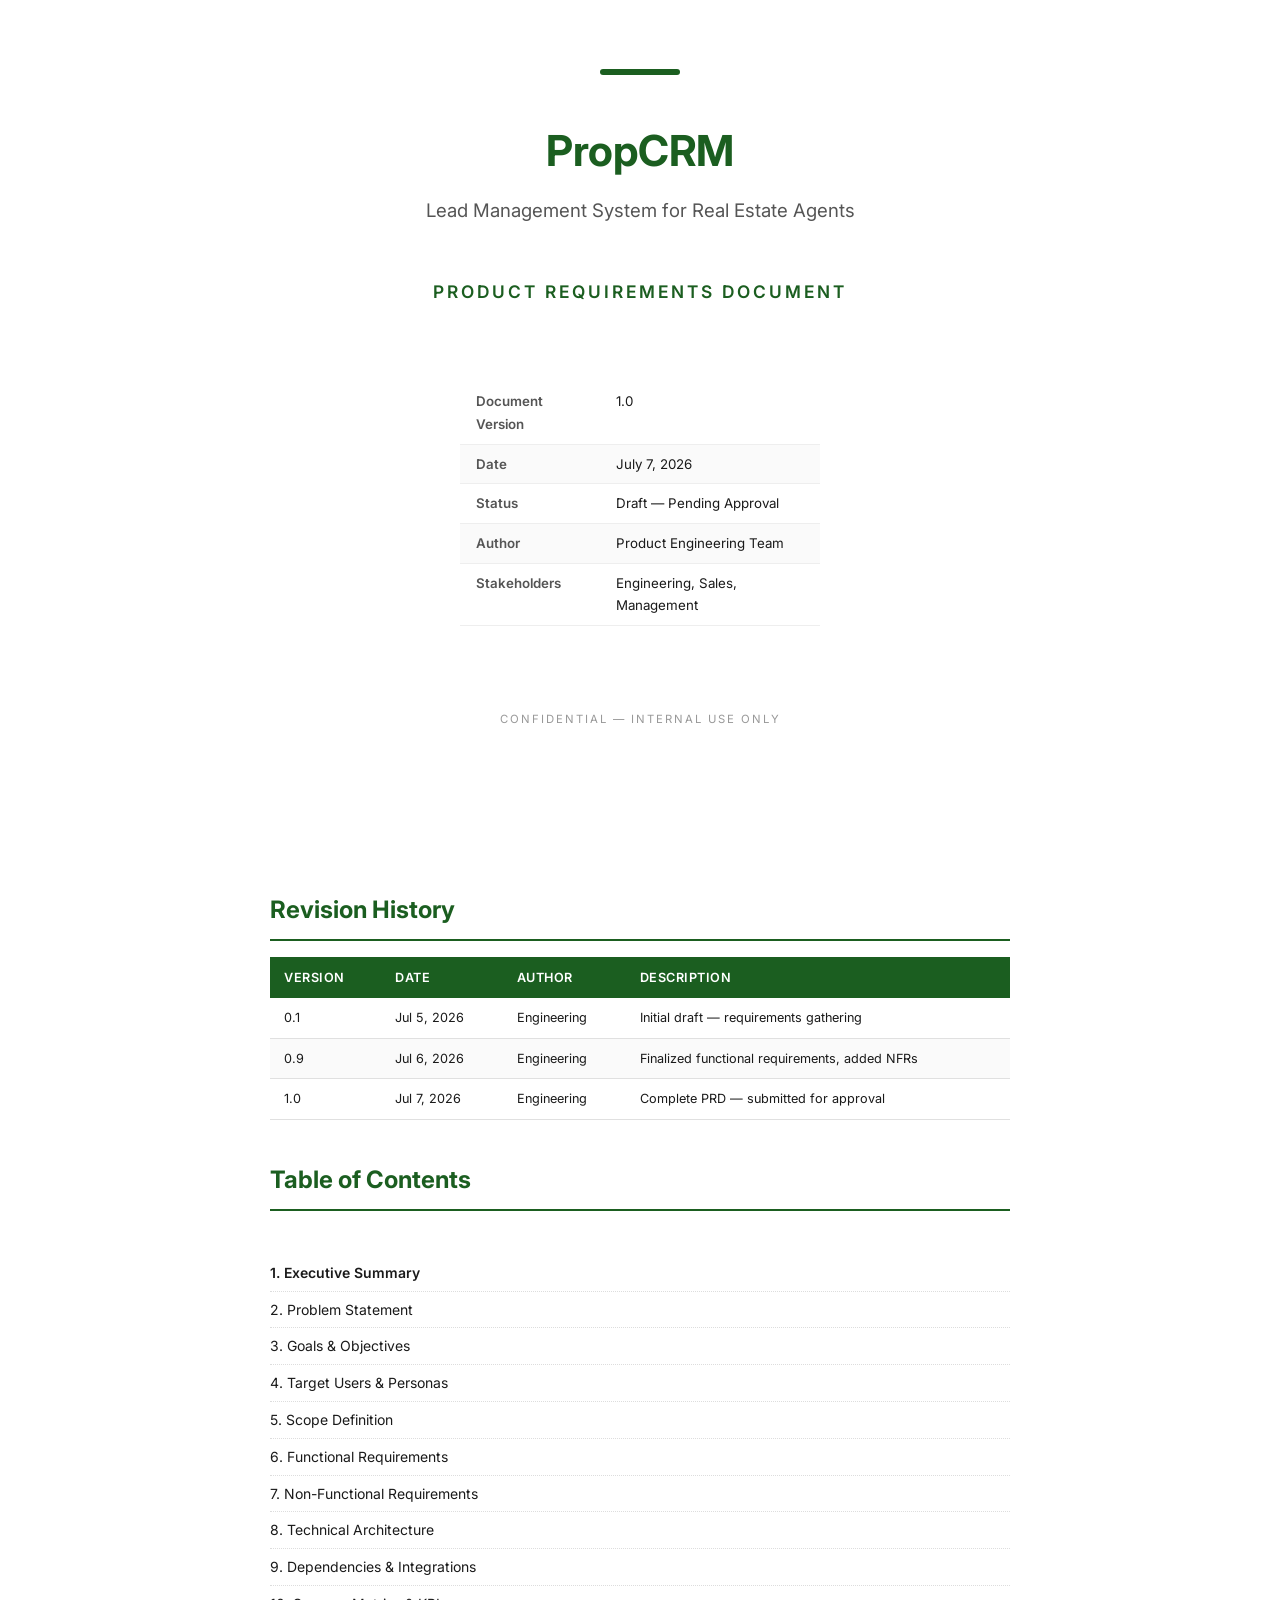
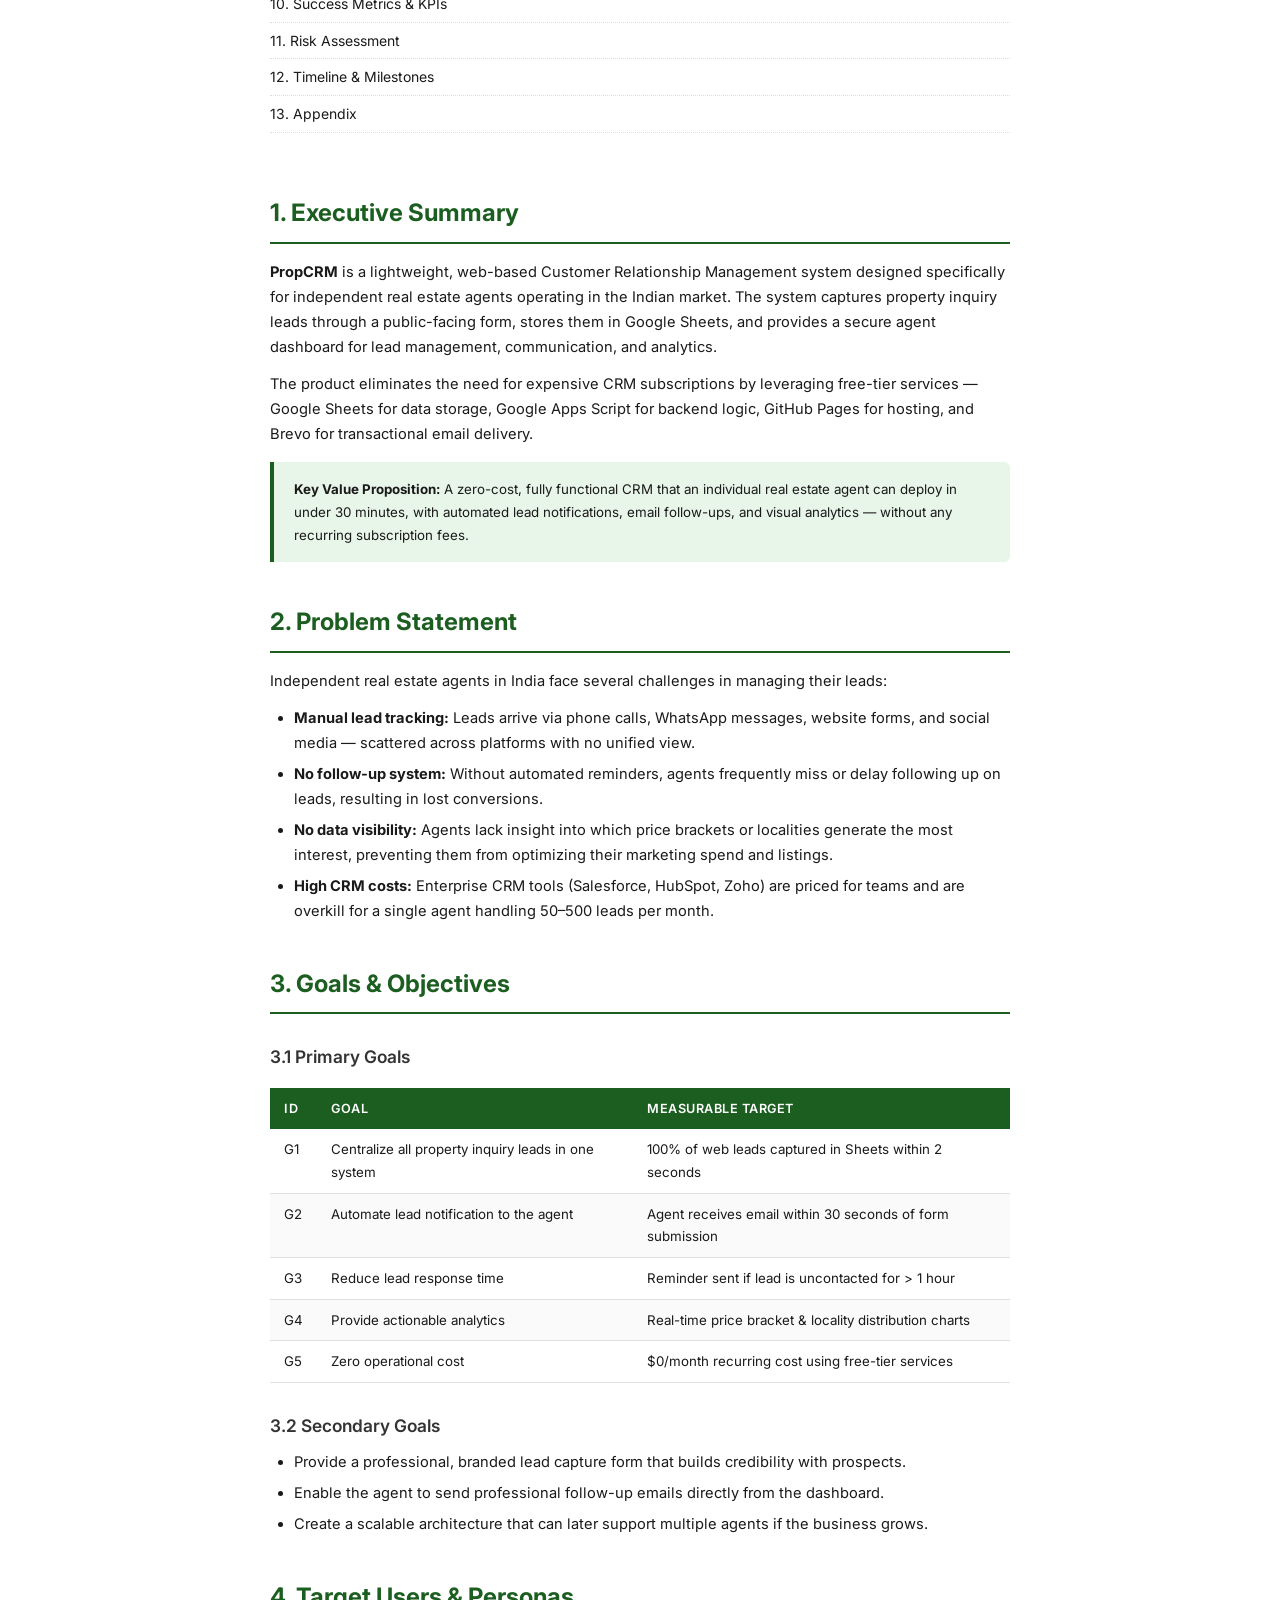
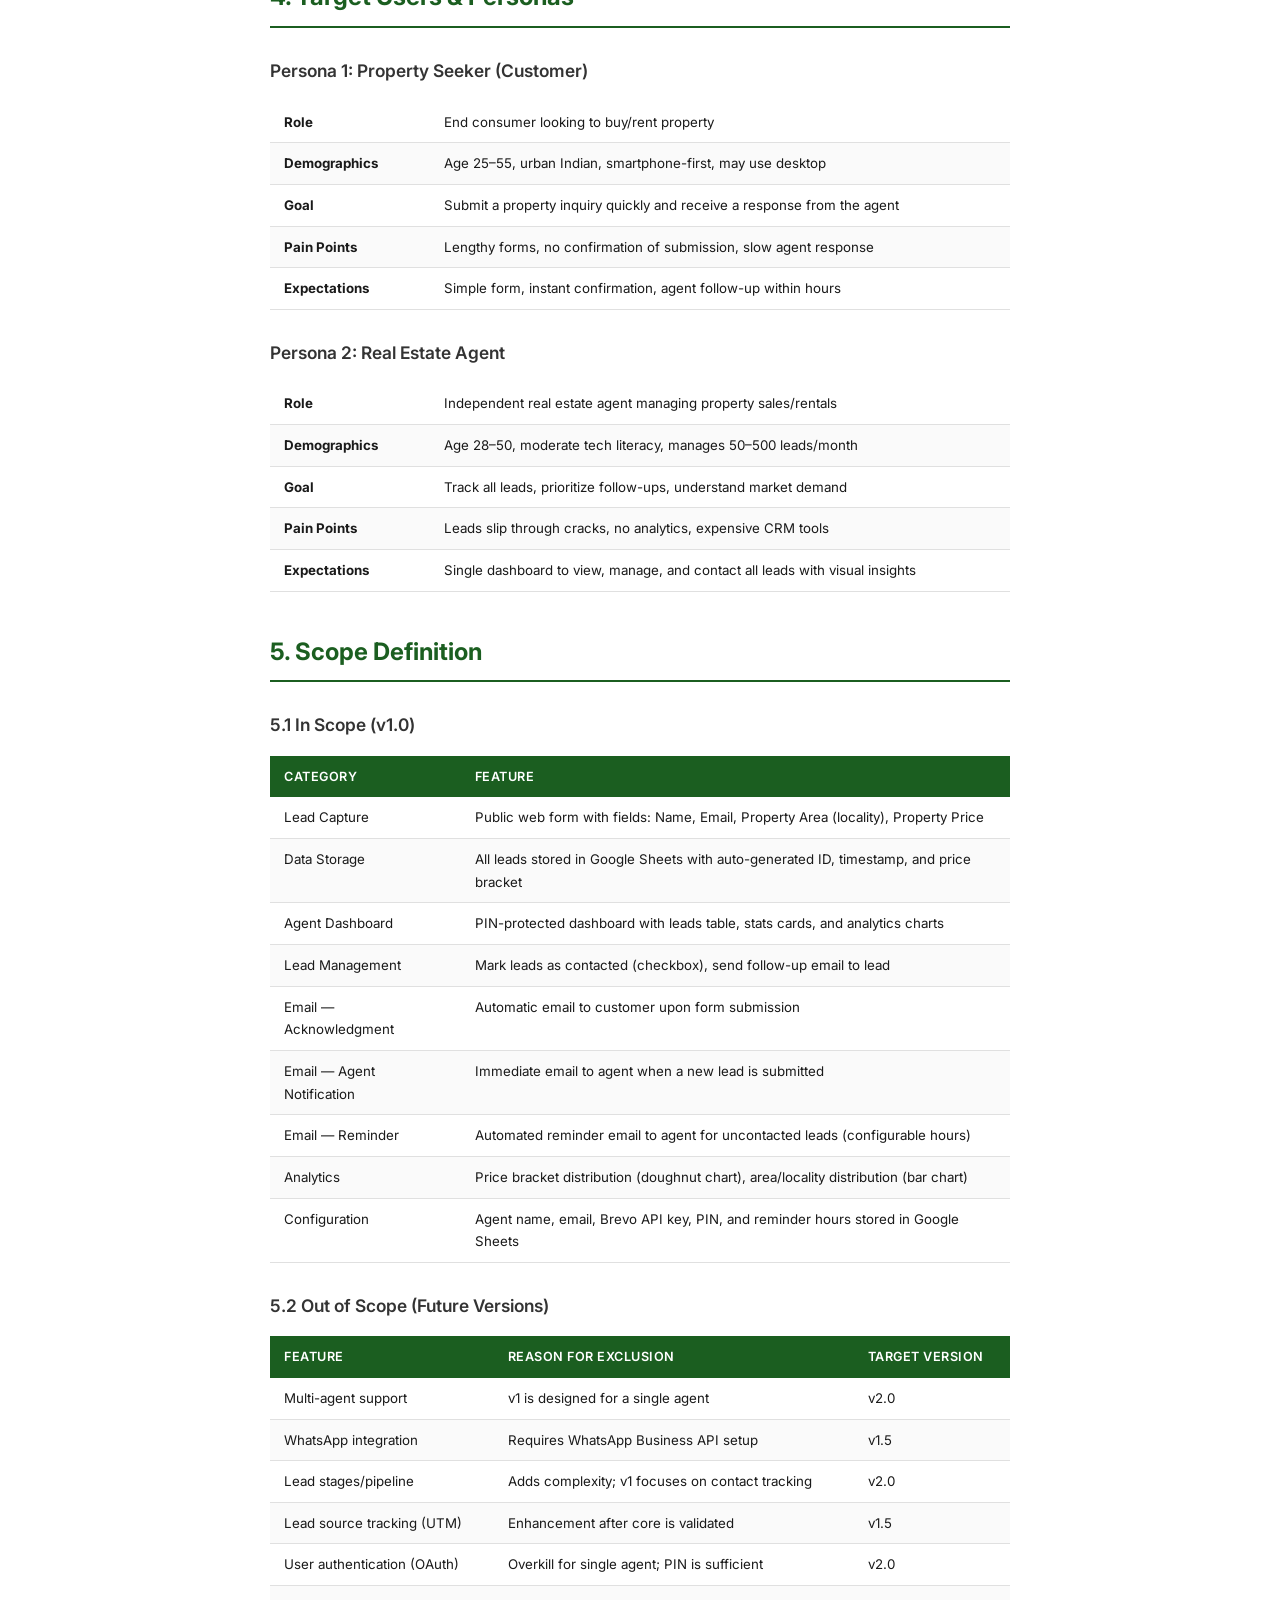
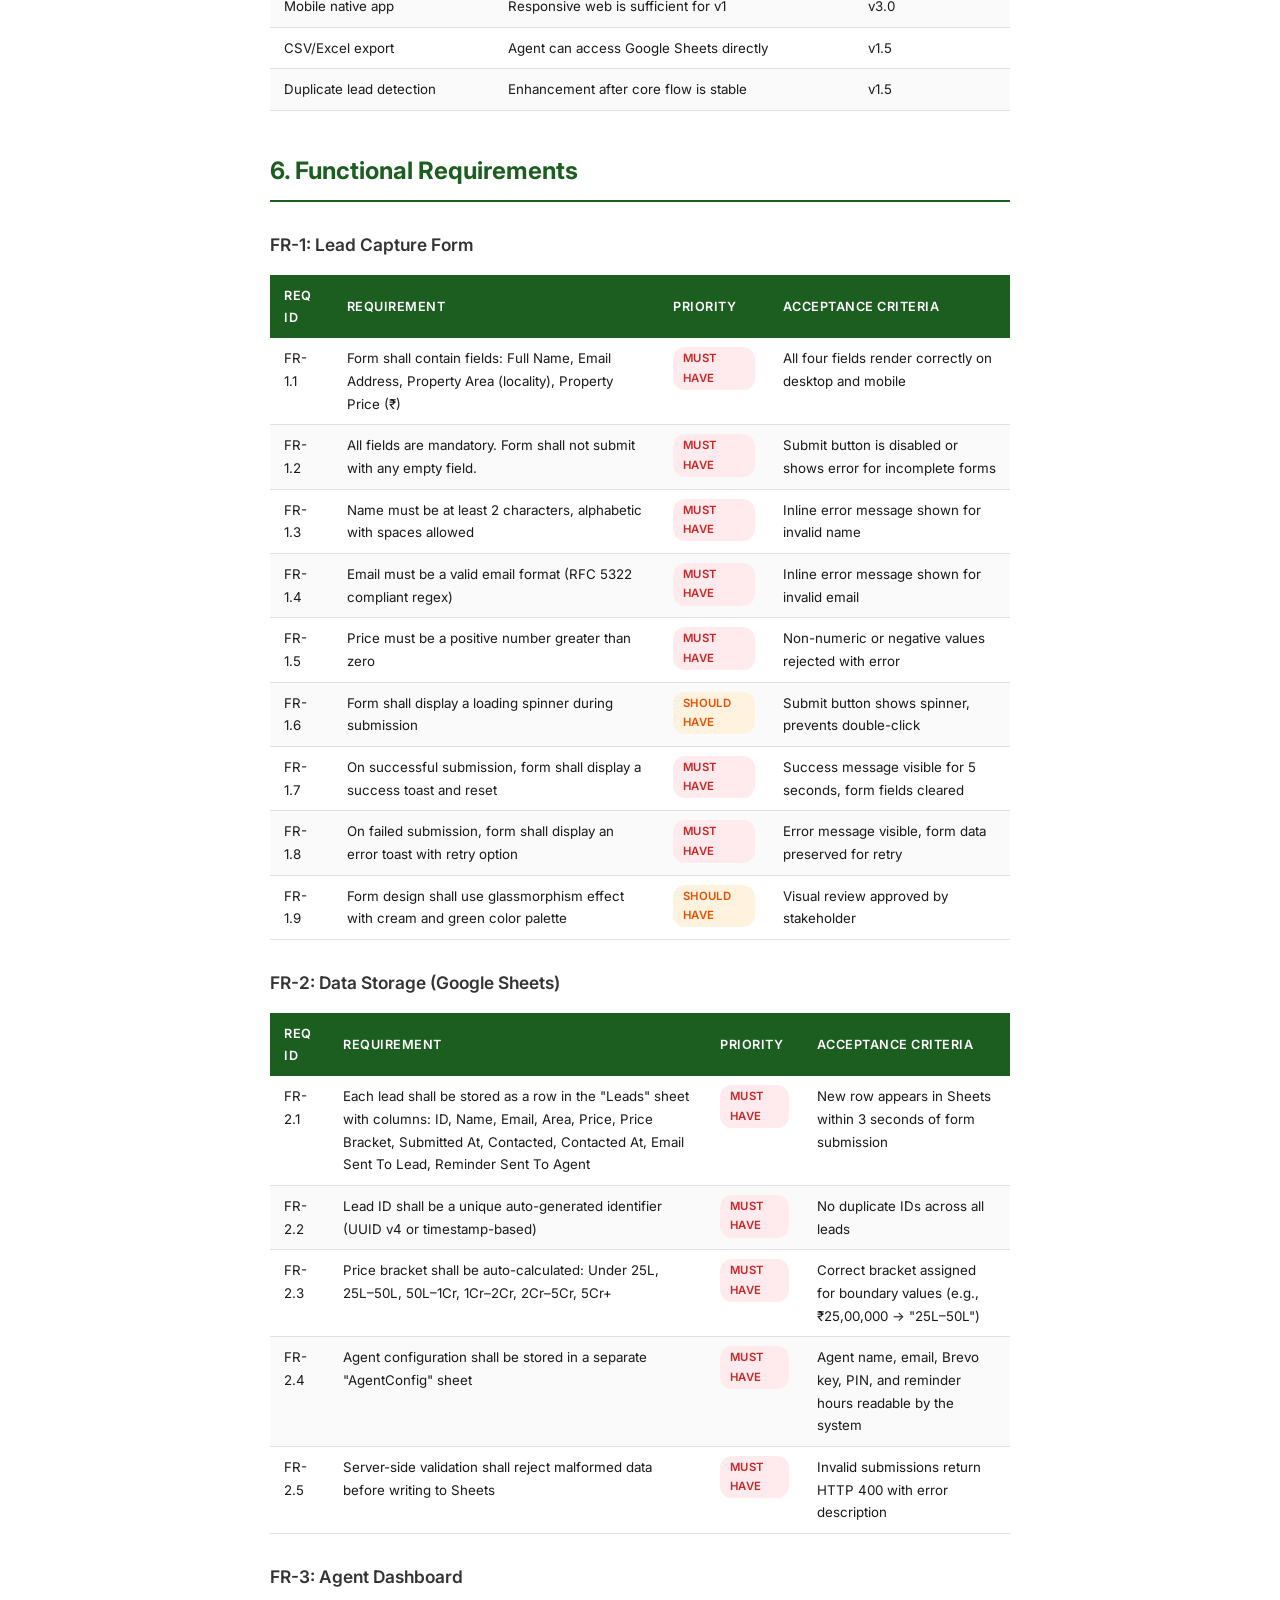
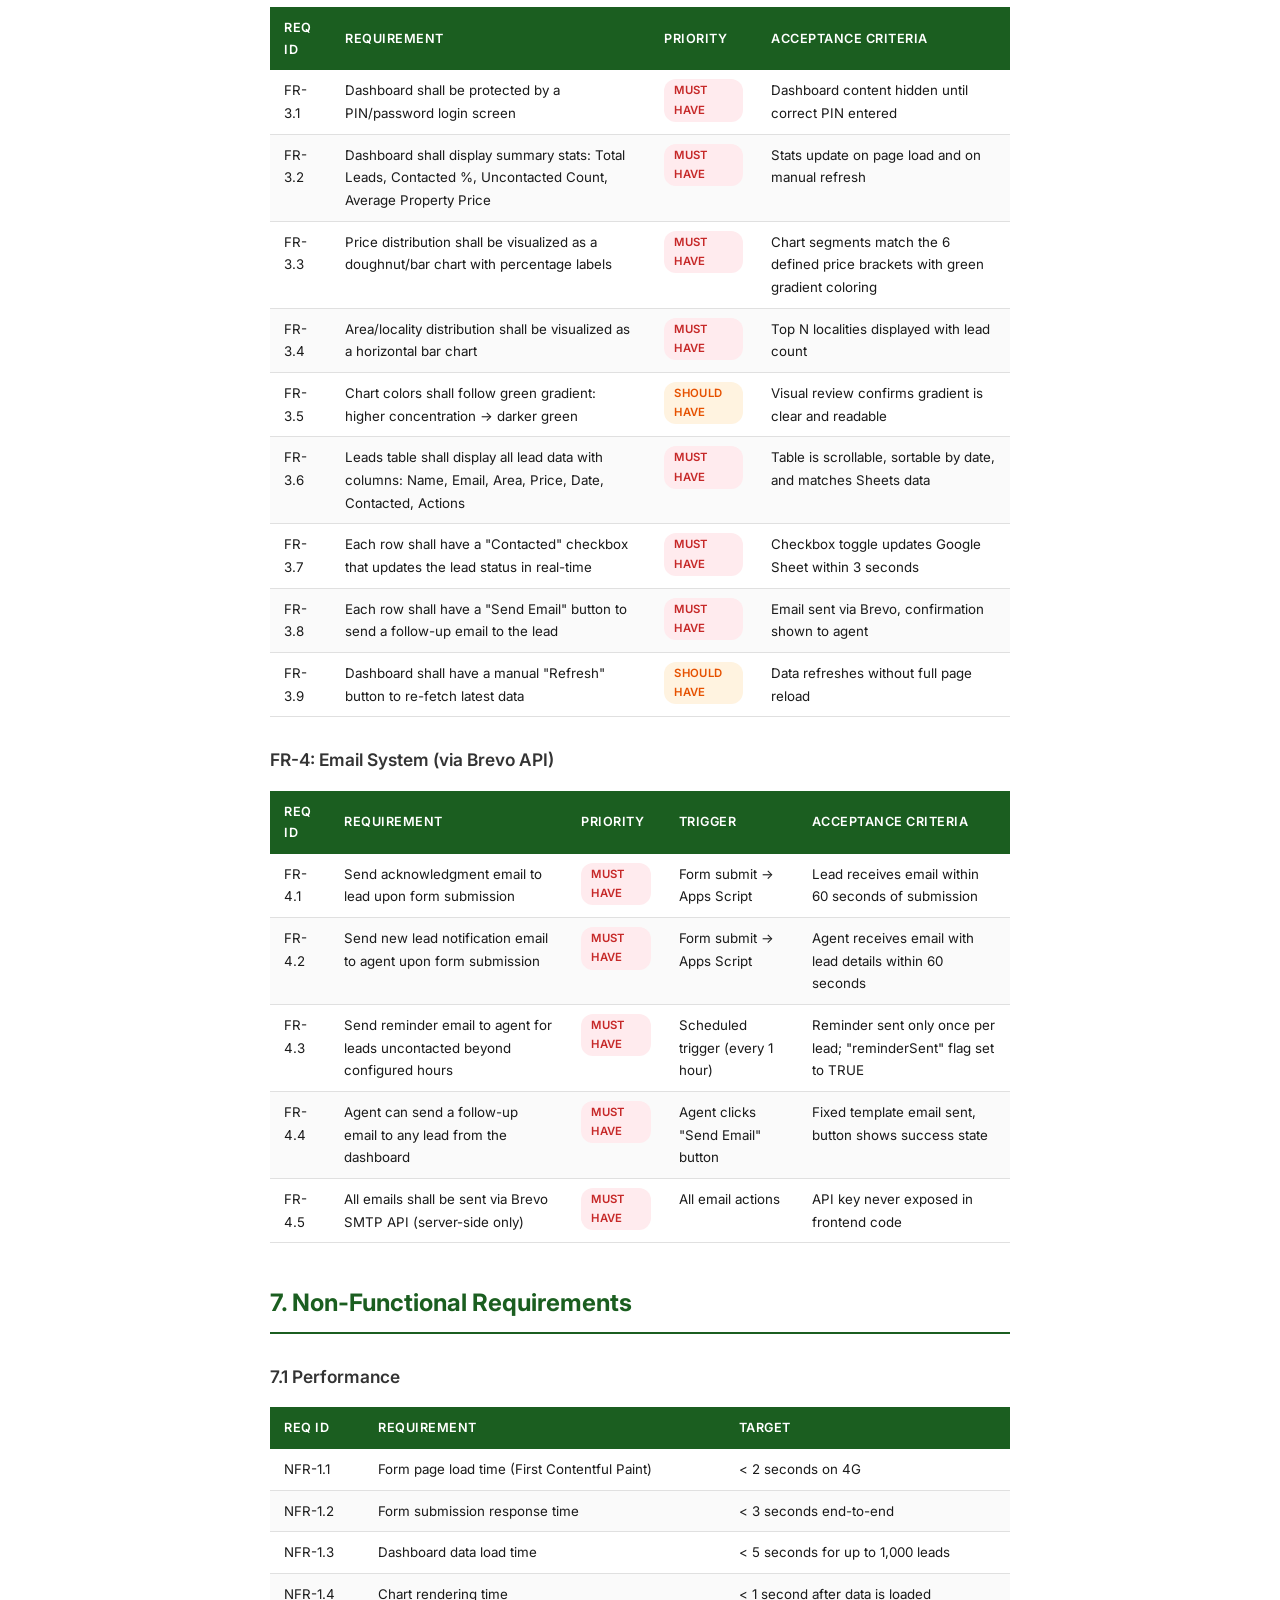
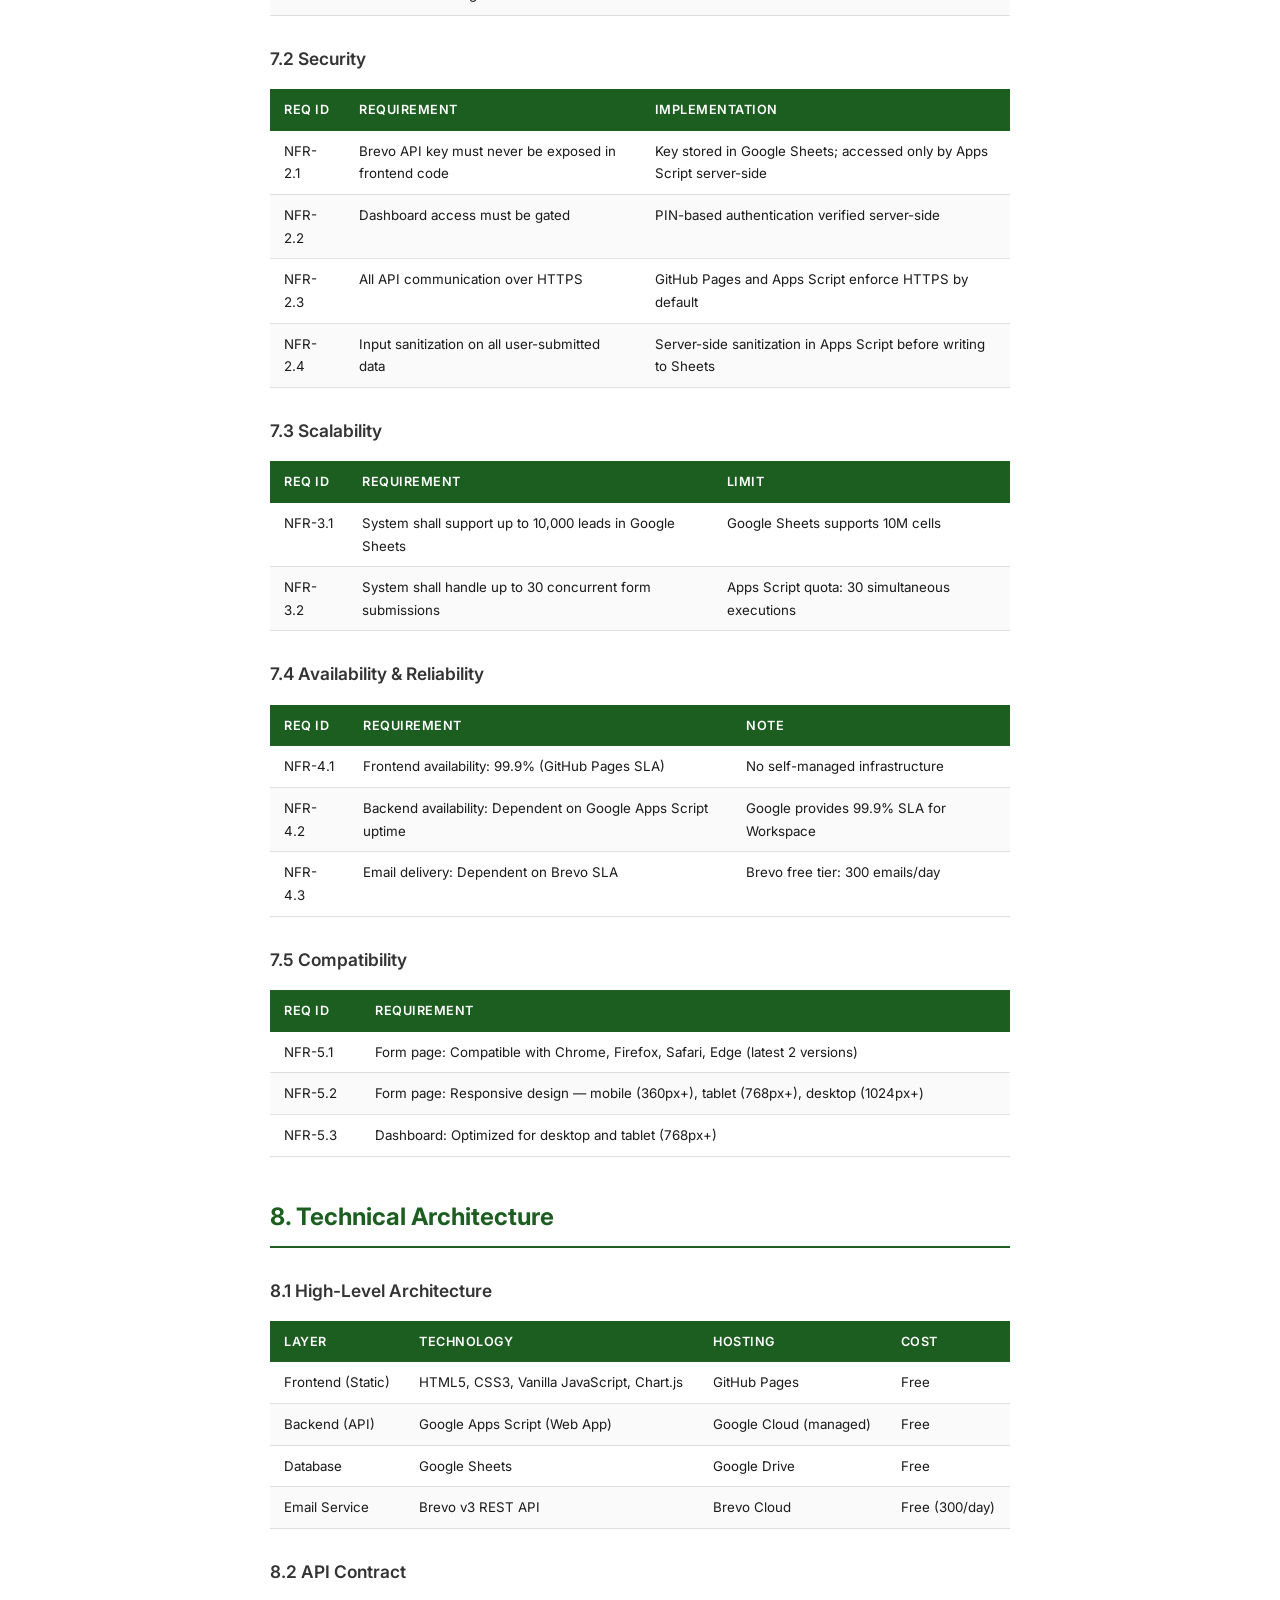
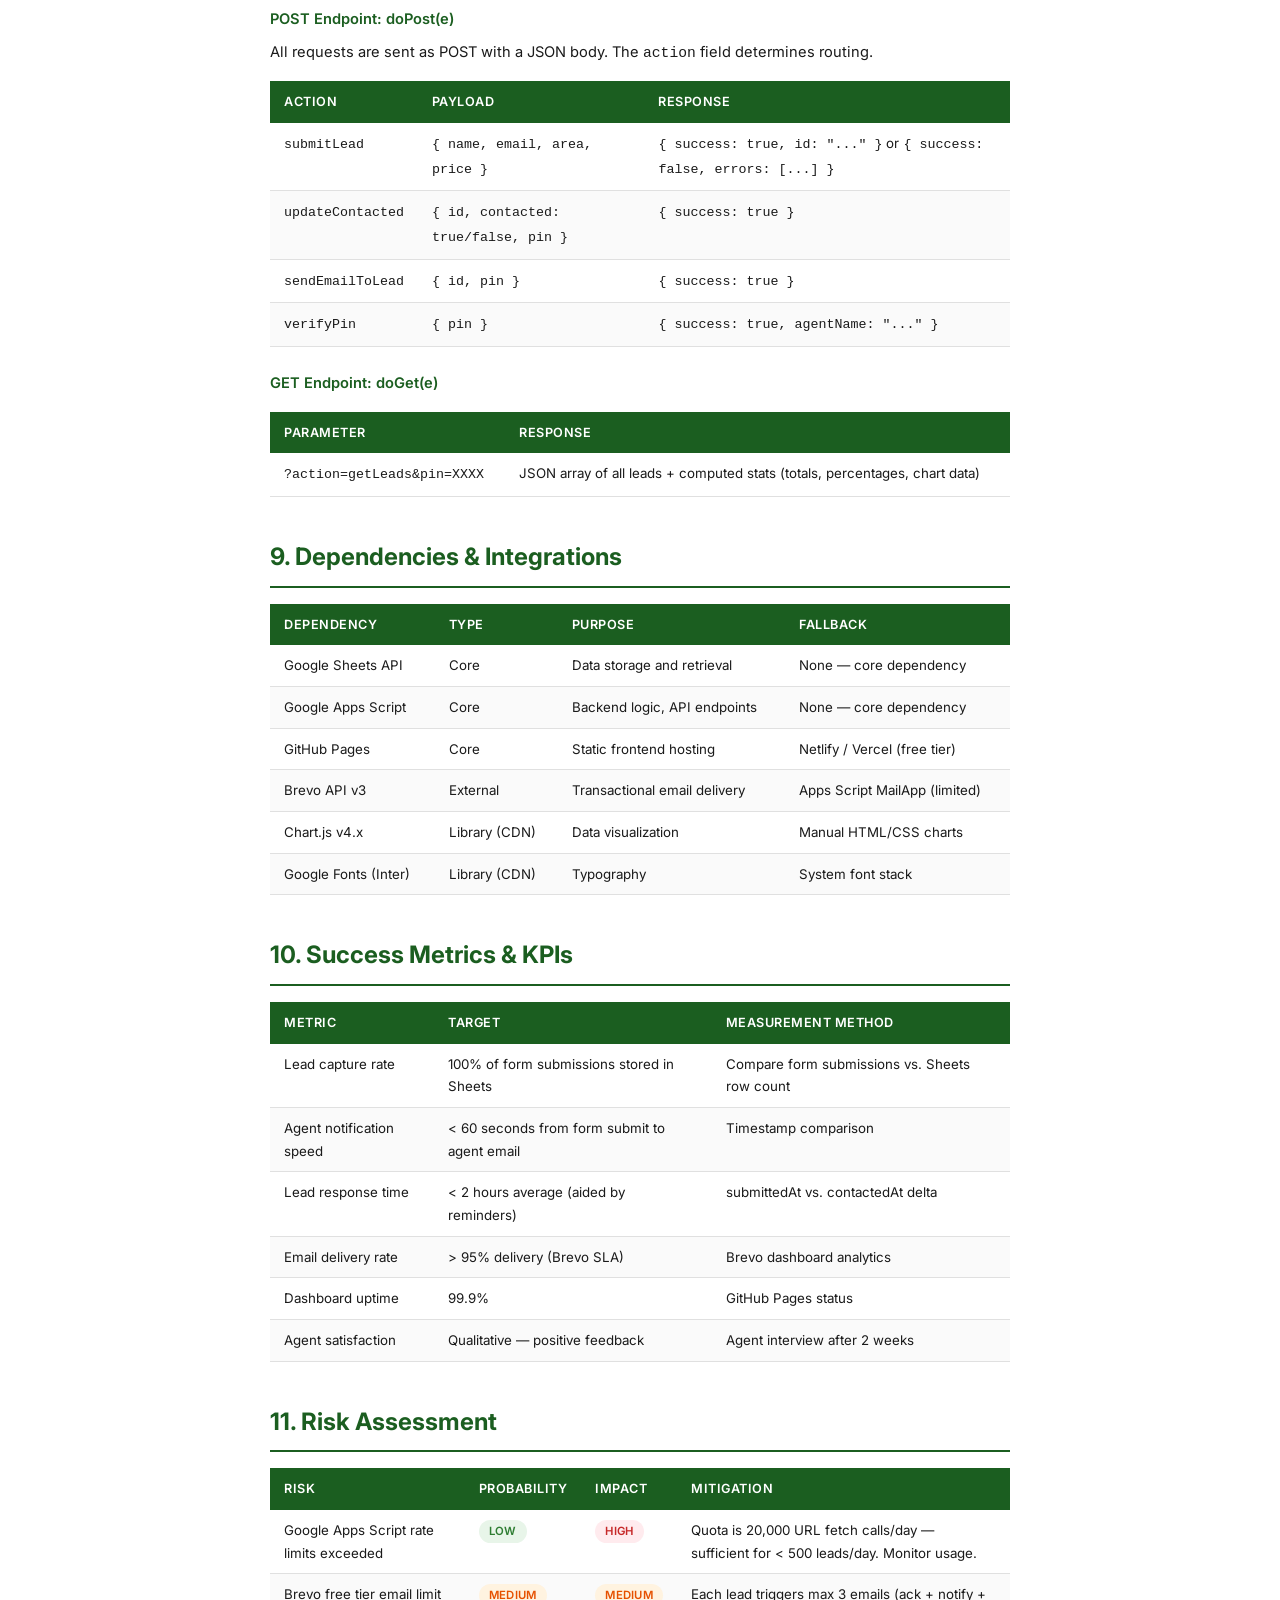
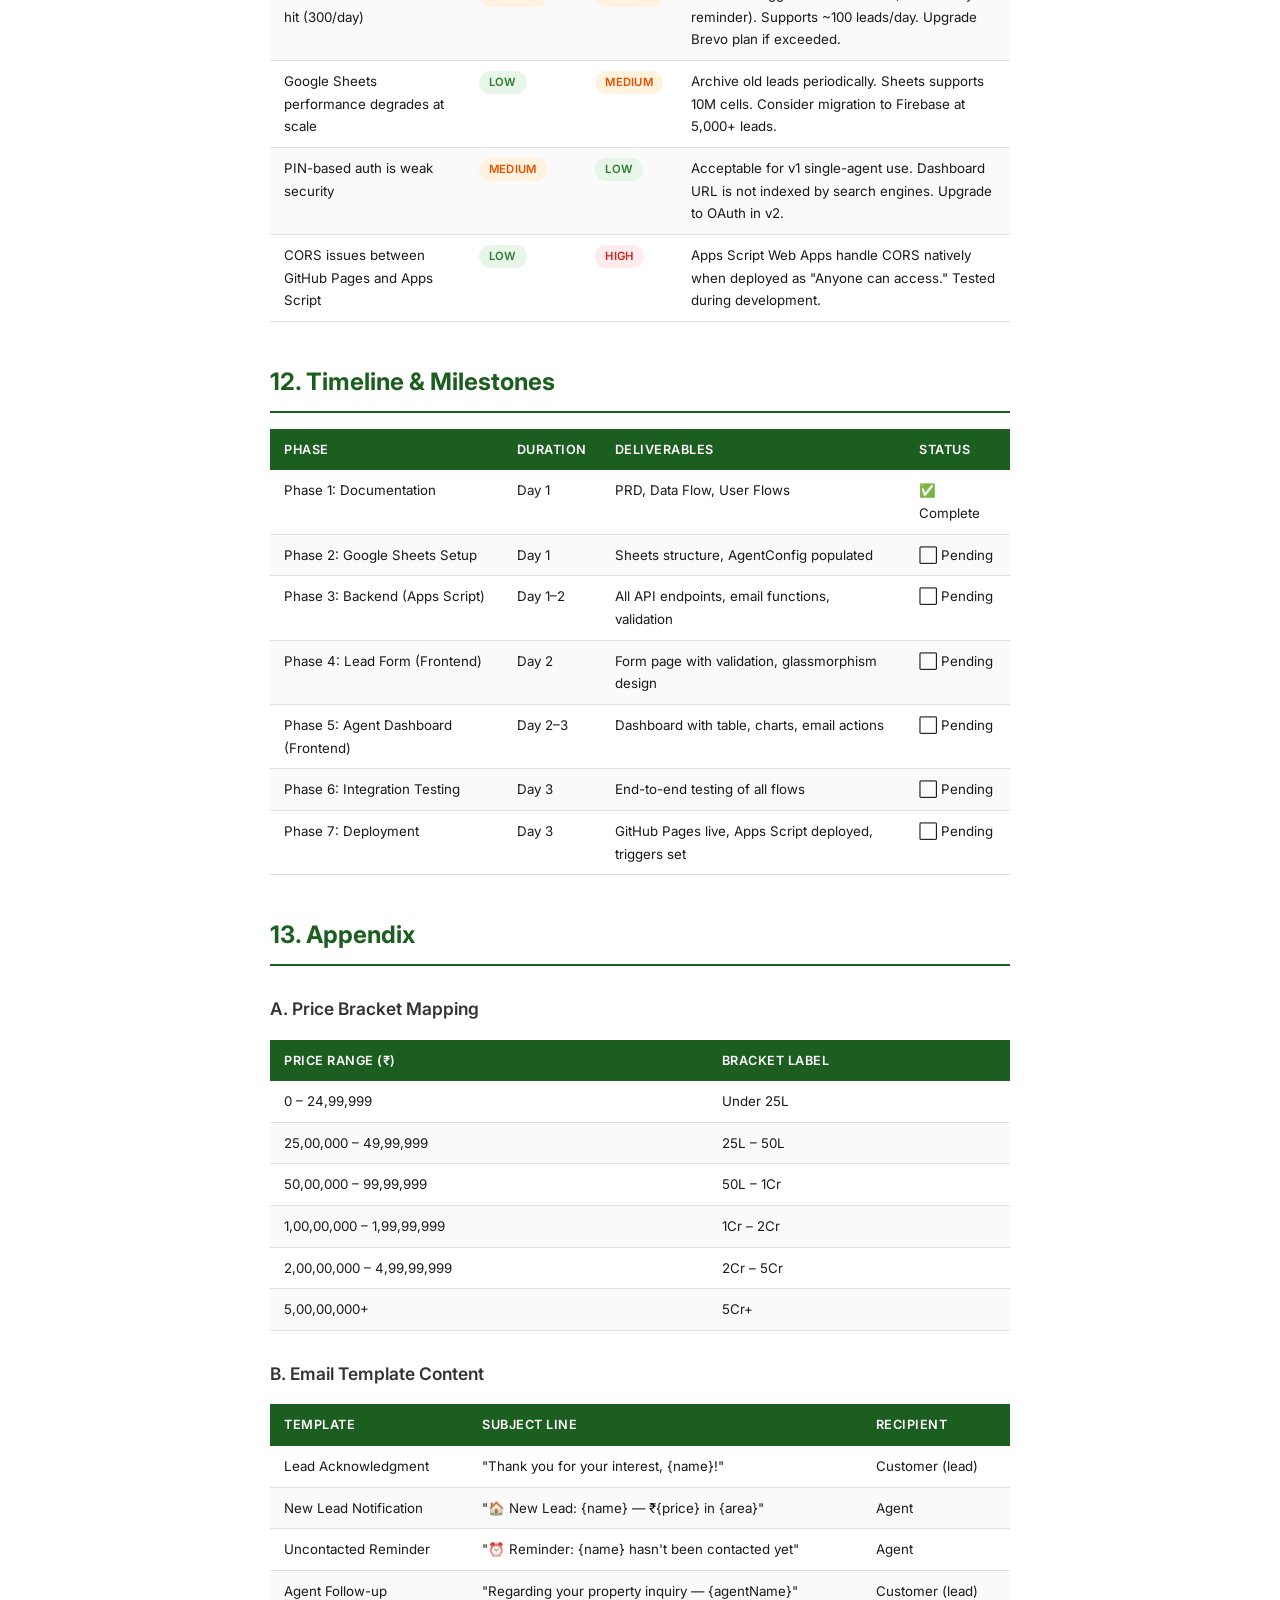
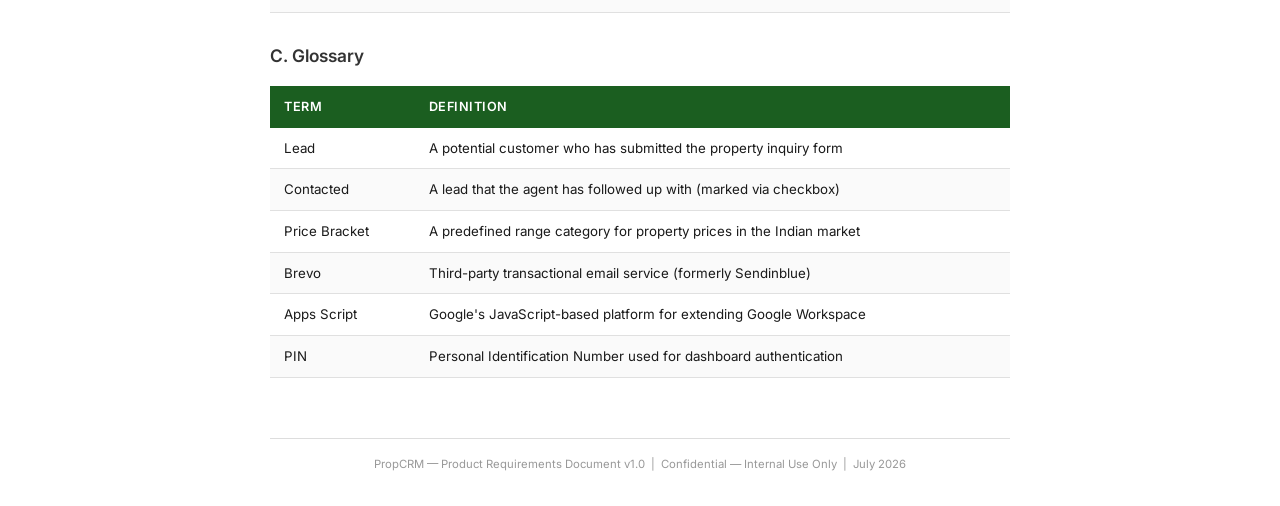
<file: docs/prd.html>
<!DOCTYPE html>
<html lang="en">
<head>
<meta charset="UTF-8">
<meta name="viewport" content="width=device-width, initial-scale=1.0">
<title>PRD — PropCRM Lead Management System</title>
<style>
  @import url('https://fonts.googleapis.com/css2?family=Inter:wght@300;400;500;600;700&display=swap');

  :root {
    --primary: #1B5E20;
    --primary-light: #4CAF50;
    --accent: #E8F5E9;
    --bg: #FFFFFF;
    --text: #1a1a1a;
    --text-muted: #555;
    --border: #E0E0E0;
    --header-bg: #1B5E20;
    --header-text: #FFFFFF;
  }

  * { margin: 0; padding: 0; box-sizing: border-box; }

  body {
    font-family: 'Inter', -apple-system, sans-serif;
    font-size: 11pt;
    line-height: 1.7;
    color: var(--text);
    background: var(--bg);
  }

  @page {
    size: A4;
    margin: 20mm 18mm 25mm 18mm;
    @bottom-center { content: counter(page); font-size: 9pt; color: #999; }
  }

  @media print {
    body { font-size: 10pt; }
    .page-break { page-break-before: always; }
    .no-break { page-break-inside: avoid; }
    .cover { page-break-after: always; }
  }

  /* Cover Page */
  .cover {
    display: flex;
    flex-direction: column;
    justify-content: center;
    align-items: center;
    min-height: 90vh;
    text-align: center;
    padding: 60px 40px;
  }

  .cover .logo-bar {
    width: 80px;
    height: 6px;
    background: var(--primary);
    border-radius: 3px;
    margin-bottom: 40px;
  }

  .cover h1 {
    font-size: 32pt;
    font-weight: 700;
    color: var(--primary);
    margin-bottom: 8px;
    letter-spacing: -0.5px;
  }

  .cover .subtitle {
    font-size: 14pt;
    font-weight: 400;
    color: var(--text-muted);
    margin-bottom: 50px;
  }

  .cover .doc-type {
    font-size: 13pt;
    font-weight: 600;
    color: var(--primary);
    text-transform: uppercase;
    letter-spacing: 3px;
    margin-bottom: 60px;
  }

  .cover .meta-table {
    width: 360px;
    border-collapse: collapse;
    text-align: left;
  }

  .cover .meta-table td {
    padding: 8px 16px;
    font-size: 10pt;
    border-bottom: 1px solid #eee;
  }

  .cover .meta-table td:first-child {
    font-weight: 600;
    color: var(--text-muted);
    width: 140px;
  }

  .cover .confidential {
    margin-top: 60px;
    font-size: 8.5pt;
    color: #999;
    text-transform: uppercase;
    letter-spacing: 2px;
  }

  /* Main Content */
  .content { max-width: 780px; margin: 0 auto; padding: 40px 20px; }

  h2 {
    font-size: 18pt;
    font-weight: 700;
    color: var(--primary);
    margin-top: 40px;
    margin-bottom: 16px;
    padding-bottom: 8px;
    border-bottom: 2px solid var(--primary);
  }

  h3 {
    font-size: 13pt;
    font-weight: 600;
    color: #333;
    margin-top: 28px;
    margin-bottom: 10px;
  }

  h4 {
    font-size: 11pt;
    font-weight: 600;
    color: var(--primary);
    margin-top: 20px;
    margin-bottom: 8px;
  }

  p { margin-bottom: 12px; }

  ul, ol { margin: 8px 0 16px 24px; }
  li { margin-bottom: 6px; }

  table {
    width: 100%;
    border-collapse: collapse;
    margin: 16px 0 24px 0;
    font-size: 10pt;
  }

  th {
    background: var(--header-bg);
    color: var(--header-text);
    font-weight: 600;
    text-align: left;
    padding: 10px 14px;
    font-size: 9.5pt;
    text-transform: uppercase;
    letter-spacing: 0.5px;
  }

  td {
    padding: 9px 14px;
    border-bottom: 1px solid var(--border);
    vertical-align: top;
  }

  tr:nth-child(even) { background: #FAFAFA; }
  tr:hover { background: var(--accent); }

  .badge {
    display: inline-block;
    padding: 2px 10px;
    border-radius: 12px;
    font-size: 8.5pt;
    font-weight: 600;
    text-transform: uppercase;
    letter-spacing: 0.3px;
  }

  .badge-must { background: #FFEBEE; color: #C62828; }
  .badge-should { background: #FFF3E0; color: #E65100; }
  .badge-could { background: #E8F5E9; color: #2E7D32; }
  .badge-high { background: #FFEBEE; color: #C62828; }
  .badge-medium { background: #FFF3E0; color: #E65100; }
  .badge-low { background: #E8F5E9; color: #2E7D32; }

  .callout {
    padding: 16px 20px;
    border-left: 4px solid var(--primary);
    background: var(--accent);
    border-radius: 0 6px 6px 0;
    margin: 16px 0;
    font-size: 10pt;
  }

  .callout-warning {
    border-left-color: #F57C00;
    background: #FFF3E0;
  }

  .toc { padding: 20px 0; }
  .toc a {
    color: var(--text);
    text-decoration: none;
    display: flex;
    justify-content: space-between;
    padding: 6px 0;
    border-bottom: 1px dotted #ddd;
    font-size: 10.5pt;
  }
  .toc a:hover { color: var(--primary); }
  .toc .toc-section { font-weight: 600; margin-top: 8px; }

  .revision-table td, .revision-table th { font-size: 9.5pt; }

  .footer-note {
    margin-top: 60px;
    padding-top: 16px;
    border-top: 1px solid #ddd;
    font-size: 8.5pt;
    color: #999;
    text-align: center;
  }
</style>
</head>
<body>

<!-- ==================== COVER PAGE ==================== -->
<div class="cover">
  <div class="logo-bar"></div>
  <h1>PropCRM</h1>
  <p class="subtitle">Lead Management System for Real Estate Agents</p>
  <p class="doc-type">Product Requirements Document</p>
  <table class="meta-table">
    <tr><td>Document Version</td><td>1.0</td></tr>
    <tr><td>Date</td><td>July 7, 2026</td></tr>
    <tr><td>Status</td><td>Draft — Pending Approval</td></tr>
    <tr><td>Author</td><td>Product Engineering Team</td></tr>
    <tr><td>Stakeholders</td><td>Engineering, Sales, Management</td></tr>
  </table>
  <p class="confidential">Confidential — Internal Use Only</p>
</div>

<!-- ==================== CONTENT ==================== -->
<div class="content">

<!-- Revision History -->
<h2>Revision History</h2>
<table class="revision-table">
  <thead>
    <tr><th>Version</th><th>Date</th><th>Author</th><th>Description</th></tr>
  </thead>
  <tbody>
    <tr><td>0.1</td><td>Jul 5, 2026</td><td>Engineering</td><td>Initial draft — requirements gathering</td></tr>
    <tr><td>0.9</td><td>Jul 6, 2026</td><td>Engineering</td><td>Finalized functional requirements, added NFRs</td></tr>
    <tr><td>1.0</td><td>Jul 7, 2026</td><td>Engineering</td><td>Complete PRD — submitted for approval</td></tr>
  </tbody>
</table>

<!-- Table of Contents -->
<h2>Table of Contents</h2>
<div class="toc">
  <a class="toc-section"><span>1. Executive Summary</span></a>
  <a><span>2. Problem Statement</span></a>
  <a><span>3. Goals &amp; Objectives</span></a>
  <a><span>4. Target Users &amp; Personas</span></a>
  <a><span>5. Scope Definition</span></a>
  <a><span>6. Functional Requirements</span></a>
  <a><span>7. Non-Functional Requirements</span></a>
  <a><span>8. Technical Architecture</span></a>
  <a><span>9. Dependencies &amp; Integrations</span></a>
  <a><span>10. Success Metrics &amp; KPIs</span></a>
  <a><span>11. Risk Assessment</span></a>
  <a><span>12. Timeline &amp; Milestones</span></a>
  <a><span>13. Appendix</span></a>
</div>

<div class="page-break"></div>

<!-- 1. Executive Summary -->
<h2>1. Executive Summary</h2>
<p><strong>PropCRM</strong> is a lightweight, web-based Customer Relationship Management system designed specifically for independent real estate agents operating in the Indian market. The system captures property inquiry leads through a public-facing form, stores them in Google Sheets, and provides a secure agent dashboard for lead management, communication, and analytics.</p>
<p>The product eliminates the need for expensive CRM subscriptions by leveraging free-tier services — Google Sheets for data storage, Google Apps Script for backend logic, GitHub Pages for hosting, and Brevo for transactional email delivery.</p>
<div class="callout">
  <strong>Key Value Proposition:</strong> A zero-cost, fully functional CRM that an individual real estate agent can deploy in under 30 minutes, with automated lead notifications, email follow-ups, and visual analytics — without any recurring subscription fees.
</div>

<!-- 2. Problem Statement -->
<h2>2. Problem Statement</h2>
<p>Independent real estate agents in India face several challenges in managing their leads:</p>
<ul>
  <li><strong>Manual lead tracking:</strong> Leads arrive via phone calls, WhatsApp messages, website forms, and social media — scattered across platforms with no unified view.</li>
  <li><strong>No follow-up system:</strong> Without automated reminders, agents frequently miss or delay following up on leads, resulting in lost conversions.</li>
  <li><strong>No data visibility:</strong> Agents lack insight into which price brackets or localities generate the most interest, preventing them from optimizing their marketing spend and listings.</li>
  <li><strong>High CRM costs:</strong> Enterprise CRM tools (Salesforce, HubSpot, Zoho) are priced for teams and are overkill for a single agent handling 50–500 leads per month.</li>
</ul>

<!-- 3. Goals & Objectives -->
<h2>3. Goals &amp; Objectives</h2>
<h3>3.1 Primary Goals</h3>
<table>
  <thead><tr><th>ID</th><th>Goal</th><th>Measurable Target</th></tr></thead>
  <tbody>
    <tr><td>G1</td><td>Centralize all property inquiry leads in one system</td><td>100% of web leads captured in Sheets within 2 seconds</td></tr>
    <tr><td>G2</td><td>Automate lead notification to the agent</td><td>Agent receives email within 30 seconds of form submission</td></tr>
    <tr><td>G3</td><td>Reduce lead response time</td><td>Reminder sent if lead is uncontacted for &gt; 1 hour</td></tr>
    <tr><td>G4</td><td>Provide actionable analytics</td><td>Real-time price bracket &amp; locality distribution charts</td></tr>
    <tr><td>G5</td><td>Zero operational cost</td><td>$0/month recurring cost using free-tier services</td></tr>
  </tbody>
</table>

<h3>3.2 Secondary Goals</h3>
<ul>
  <li>Provide a professional, branded lead capture form that builds credibility with prospects.</li>
  <li>Enable the agent to send professional follow-up emails directly from the dashboard.</li>
  <li>Create a scalable architecture that can later support multiple agents if the business grows.</li>
</ul>

<!-- 4. Target Users & Personas -->
<h2>4. Target Users &amp; Personas</h2>

<h3>Persona 1: Property Seeker (Customer)</h3>
<table>
  <tr><td style="width:160px;"><strong>Role</strong></td><td>End consumer looking to buy/rent property</td></tr>
  <tr><td><strong>Demographics</strong></td><td>Age 25–55, urban Indian, smartphone-first, may use desktop</td></tr>
  <tr><td><strong>Goal</strong></td><td>Submit a property inquiry quickly and receive a response from the agent</td></tr>
  <tr><td><strong>Pain Points</strong></td><td>Lengthy forms, no confirmation of submission, slow agent response</td></tr>
  <tr><td><strong>Expectations</strong></td><td>Simple form, instant confirmation, agent follow-up within hours</td></tr>
</table>

<h3>Persona 2: Real Estate Agent</h3>
<table>
  <tr><td style="width:160px;"><strong>Role</strong></td><td>Independent real estate agent managing property sales/rentals</td></tr>
  <tr><td><strong>Demographics</strong></td><td>Age 28–50, moderate tech literacy, manages 50–500 leads/month</td></tr>
  <tr><td><strong>Goal</strong></td><td>Track all leads, prioritize follow-ups, understand market demand</td></tr>
  <tr><td><strong>Pain Points</strong></td><td>Leads slip through cracks, no analytics, expensive CRM tools</td></tr>
  <tr><td><strong>Expectations</strong></td><td>Single dashboard to view, manage, and contact all leads with visual insights</td></tr>
</table>

<div class="page-break"></div>

<!-- 5. Scope Definition -->
<h2>5. Scope Definition</h2>

<h3>5.1 In Scope (v1.0)</h3>
<table>
  <thead><tr><th>Category</th><th>Feature</th></tr></thead>
  <tbody>
    <tr><td>Lead Capture</td><td>Public web form with fields: Name, Email, Property Area (locality), Property Price</td></tr>
    <tr><td>Data Storage</td><td>All leads stored in Google Sheets with auto-generated ID, timestamp, and price bracket</td></tr>
    <tr><td>Agent Dashboard</td><td>PIN-protected dashboard with leads table, stats cards, and analytics charts</td></tr>
    <tr><td>Lead Management</td><td>Mark leads as contacted (checkbox), send follow-up email to lead</td></tr>
    <tr><td>Email — Acknowledgment</td><td>Automatic email to customer upon form submission</td></tr>
    <tr><td>Email — Agent Notification</td><td>Immediate email to agent when a new lead is submitted</td></tr>
    <tr><td>Email — Reminder</td><td>Automated reminder email to agent for uncontacted leads (configurable hours)</td></tr>
    <tr><td>Analytics</td><td>Price bracket distribution (doughnut chart), area/locality distribution (bar chart)</td></tr>
    <tr><td>Configuration</td><td>Agent name, email, Brevo API key, PIN, and reminder hours stored in Google Sheets</td></tr>
  </tbody>
</table>

<h3>5.2 Out of Scope (Future Versions)</h3>
<table>
  <thead><tr><th>Feature</th><th>Reason for Exclusion</th><th>Target Version</th></tr></thead>
  <tbody>
    <tr><td>Multi-agent support</td><td>v1 is designed for a single agent</td><td>v2.0</td></tr>
    <tr><td>WhatsApp integration</td><td>Requires WhatsApp Business API setup</td><td>v1.5</td></tr>
    <tr><td>Lead stages/pipeline</td><td>Adds complexity; v1 focuses on contact tracking</td><td>v2.0</td></tr>
    <tr><td>Lead source tracking (UTM)</td><td>Enhancement after core is validated</td><td>v1.5</td></tr>
    <tr><td>User authentication (OAuth)</td><td>Overkill for single agent; PIN is sufficient</td><td>v2.0</td></tr>
    <tr><td>Mobile native app</td><td>Responsive web is sufficient for v1</td><td>v3.0</td></tr>
    <tr><td>CSV/Excel export</td><td>Agent can access Google Sheets directly</td><td>v1.5</td></tr>
    <tr><td>Duplicate lead detection</td><td>Enhancement after core flow is stable</td><td>v1.5</td></tr>
  </tbody>
</table>

<div class="page-break"></div>

<!-- 6. Functional Requirements -->
<h2>6. Functional Requirements</h2>

<h3>FR-1: Lead Capture Form</h3>
<table>
  <thead><tr><th>Req ID</th><th>Requirement</th><th>Priority</th><th>Acceptance Criteria</th></tr></thead>
  <tbody>
    <tr>
      <td>FR-1.1</td>
      <td>Form shall contain fields: Full Name, Email Address, Property Area (locality), Property Price (₹)</td>
      <td><span class="badge badge-must">Must Have</span></td>
      <td>All four fields render correctly on desktop and mobile</td>
    </tr>
    <tr>
      <td>FR-1.2</td>
      <td>All fields are mandatory. Form shall not submit with any empty field.</td>
      <td><span class="badge badge-must">Must Have</span></td>
      <td>Submit button is disabled or shows error for incomplete forms</td>
    </tr>
    <tr>
      <td>FR-1.3</td>
      <td>Name must be at least 2 characters, alphabetic with spaces allowed</td>
      <td><span class="badge badge-must">Must Have</span></td>
      <td>Inline error message shown for invalid name</td>
    </tr>
    <tr>
      <td>FR-1.4</td>
      <td>Email must be a valid email format (RFC 5322 compliant regex)</td>
      <td><span class="badge badge-must">Must Have</span></td>
      <td>Inline error message shown for invalid email</td>
    </tr>
    <tr>
      <td>FR-1.5</td>
      <td>Price must be a positive number greater than zero</td>
      <td><span class="badge badge-must">Must Have</span></td>
      <td>Non-numeric or negative values rejected with error</td>
    </tr>
    <tr>
      <td>FR-1.6</td>
      <td>Form shall display a loading spinner during submission</td>
      <td><span class="badge badge-should">Should Have</span></td>
      <td>Submit button shows spinner, prevents double-click</td>
    </tr>
    <tr>
      <td>FR-1.7</td>
      <td>On successful submission, form shall display a success toast and reset</td>
      <td><span class="badge badge-must">Must Have</span></td>
      <td>Success message visible for 5 seconds, form fields cleared</td>
    </tr>
    <tr>
      <td>FR-1.8</td>
      <td>On failed submission, form shall display an error toast with retry option</td>
      <td><span class="badge badge-must">Must Have</span></td>
      <td>Error message visible, form data preserved for retry</td>
    </tr>
    <tr>
      <td>FR-1.9</td>
      <td>Form design shall use glassmorphism effect with cream and green color palette</td>
      <td><span class="badge badge-should">Should Have</span></td>
      <td>Visual review approved by stakeholder</td>
    </tr>
  </tbody>
</table>

<h3>FR-2: Data Storage (Google Sheets)</h3>
<table>
  <thead><tr><th>Req ID</th><th>Requirement</th><th>Priority</th><th>Acceptance Criteria</th></tr></thead>
  <tbody>
    <tr>
      <td>FR-2.1</td>
      <td>Each lead shall be stored as a row in the "Leads" sheet with columns: ID, Name, Email, Area, Price, Price Bracket, Submitted At, Contacted, Contacted At, Email Sent To Lead, Reminder Sent To Agent</td>
      <td><span class="badge badge-must">Must Have</span></td>
      <td>New row appears in Sheets within 3 seconds of form submission</td>
    </tr>
    <tr>
      <td>FR-2.2</td>
      <td>Lead ID shall be a unique auto-generated identifier (UUID v4 or timestamp-based)</td>
      <td><span class="badge badge-must">Must Have</span></td>
      <td>No duplicate IDs across all leads</td>
    </tr>
    <tr>
      <td>FR-2.3</td>
      <td>Price bracket shall be auto-calculated: Under 25L, 25L–50L, 50L–1Cr, 1Cr–2Cr, 2Cr–5Cr, 5Cr+</td>
      <td><span class="badge badge-must">Must Have</span></td>
      <td>Correct bracket assigned for boundary values (e.g., ₹25,00,000 → "25L–50L")</td>
    </tr>
    <tr>
      <td>FR-2.4</td>
      <td>Agent configuration shall be stored in a separate "AgentConfig" sheet</td>
      <td><span class="badge badge-must">Must Have</span></td>
      <td>Agent name, email, Brevo key, PIN, and reminder hours readable by the system</td>
    </tr>
    <tr>
      <td>FR-2.5</td>
      <td>Server-side validation shall reject malformed data before writing to Sheets</td>
      <td><span class="badge badge-must">Must Have</span></td>
      <td>Invalid submissions return HTTP 400 with error description</td>
    </tr>
  </tbody>
</table>

<h3>FR-3: Agent Dashboard</h3>
<table>
  <thead><tr><th>Req ID</th><th>Requirement</th><th>Priority</th><th>Acceptance Criteria</th></tr></thead>
  <tbody>
    <tr>
      <td>FR-3.1</td>
      <td>Dashboard shall be protected by a PIN/password login screen</td>
      <td><span class="badge badge-must">Must Have</span></td>
      <td>Dashboard content hidden until correct PIN entered</td>
    </tr>
    <tr>
      <td>FR-3.2</td>
      <td>Dashboard shall display summary stats: Total Leads, Contacted %, Uncontacted Count, Average Property Price</td>
      <td><span class="badge badge-must">Must Have</span></td>
      <td>Stats update on page load and on manual refresh</td>
    </tr>
    <tr>
      <td>FR-3.3</td>
      <td>Price distribution shall be visualized as a doughnut/bar chart with percentage labels</td>
      <td><span class="badge badge-must">Must Have</span></td>
      <td>Chart segments match the 6 defined price brackets with green gradient coloring</td>
    </tr>
    <tr>
      <td>FR-3.4</td>
      <td>Area/locality distribution shall be visualized as a horizontal bar chart</td>
      <td><span class="badge badge-must">Must Have</span></td>
      <td>Top N localities displayed with lead count</td>
    </tr>
    <tr>
      <td>FR-3.5</td>
      <td>Chart colors shall follow green gradient: higher concentration → darker green</td>
      <td><span class="badge badge-should">Should Have</span></td>
      <td>Visual review confirms gradient is clear and readable</td>
    </tr>
    <tr>
      <td>FR-3.6</td>
      <td>Leads table shall display all lead data with columns: Name, Email, Area, Price, Date, Contacted, Actions</td>
      <td><span class="badge badge-must">Must Have</span></td>
      <td>Table is scrollable, sortable by date, and matches Sheets data</td>
    </tr>
    <tr>
      <td>FR-3.7</td>
      <td>Each row shall have a "Contacted" checkbox that updates the lead status in real-time</td>
      <td><span class="badge badge-must">Must Have</span></td>
      <td>Checkbox toggle updates Google Sheet within 3 seconds</td>
    </tr>
    <tr>
      <td>FR-3.8</td>
      <td>Each row shall have a "Send Email" button to send a follow-up email to the lead</td>
      <td><span class="badge badge-must">Must Have</span></td>
      <td>Email sent via Brevo, confirmation shown to agent</td>
    </tr>
    <tr>
      <td>FR-3.9</td>
      <td>Dashboard shall have a manual "Refresh" button to re-fetch latest data</td>
      <td><span class="badge badge-should">Should Have</span></td>
      <td>Data refreshes without full page reload</td>
    </tr>
  </tbody>
</table>

<h3>FR-4: Email System (via Brevo API)</h3>
<table>
  <thead><tr><th>Req ID</th><th>Requirement</th><th>Priority</th><th>Trigger</th><th>Acceptance Criteria</th></tr></thead>
  <tbody>
    <tr>
      <td>FR-4.1</td>
      <td>Send acknowledgment email to lead upon form submission</td>
      <td><span class="badge badge-must">Must Have</span></td>
      <td>Form submit → Apps Script</td>
      <td>Lead receives email within 60 seconds of submission</td>
    </tr>
    <tr>
      <td>FR-4.2</td>
      <td>Send new lead notification email to agent upon form submission</td>
      <td><span class="badge badge-must">Must Have</span></td>
      <td>Form submit → Apps Script</td>
      <td>Agent receives email with lead details within 60 seconds</td>
    </tr>
    <tr>
      <td>FR-4.3</td>
      <td>Send reminder email to agent for leads uncontacted beyond configured hours</td>
      <td><span class="badge badge-must">Must Have</span></td>
      <td>Scheduled trigger (every 1 hour)</td>
      <td>Reminder sent only once per lead; "reminderSent" flag set to TRUE</td>
    </tr>
    <tr>
      <td>FR-4.4</td>
      <td>Agent can send a follow-up email to any lead from the dashboard</td>
      <td><span class="badge badge-must">Must Have</span></td>
      <td>Agent clicks "Send Email" button</td>
      <td>Fixed template email sent, button shows success state</td>
    </tr>
    <tr>
      <td>FR-4.5</td>
      <td>All emails shall be sent via Brevo SMTP API (server-side only)</td>
      <td><span class="badge badge-must">Must Have</span></td>
      <td>All email actions</td>
      <td>API key never exposed in frontend code</td>
    </tr>
  </tbody>
</table>

<div class="page-break"></div>

<!-- 7. Non-Functional Requirements -->
<h2>7. Non-Functional Requirements</h2>

<h3>7.1 Performance</h3>
<table>
  <thead><tr><th>Req ID</th><th>Requirement</th><th>Target</th></tr></thead>
  <tbody>
    <tr><td>NFR-1.1</td><td>Form page load time (First Contentful Paint)</td><td>&lt; 2 seconds on 4G</td></tr>
    <tr><td>NFR-1.2</td><td>Form submission response time</td><td>&lt; 3 seconds end-to-end</td></tr>
    <tr><td>NFR-1.3</td><td>Dashboard data load time</td><td>&lt; 5 seconds for up to 1,000 leads</td></tr>
    <tr><td>NFR-1.4</td><td>Chart rendering time</td><td>&lt; 1 second after data is loaded</td></tr>
  </tbody>
</table>

<h3>7.2 Security</h3>
<table>
  <thead><tr><th>Req ID</th><th>Requirement</th><th>Implementation</th></tr></thead>
  <tbody>
    <tr><td>NFR-2.1</td><td>Brevo API key must never be exposed in frontend code</td><td>Key stored in Google Sheets; accessed only by Apps Script server-side</td></tr>
    <tr><td>NFR-2.2</td><td>Dashboard access must be gated</td><td>PIN-based authentication verified server-side</td></tr>
    <tr><td>NFR-2.3</td><td>All API communication over HTTPS</td><td>GitHub Pages and Apps Script enforce HTTPS by default</td></tr>
    <tr><td>NFR-2.4</td><td>Input sanitization on all user-submitted data</td><td>Server-side sanitization in Apps Script before writing to Sheets</td></tr>
  </tbody>
</table>

<h3>7.3 Scalability</h3>
<table>
  <thead><tr><th>Req ID</th><th>Requirement</th><th>Limit</th></tr></thead>
  <tbody>
    <tr><td>NFR-3.1</td><td>System shall support up to 10,000 leads in Google Sheets</td><td>Google Sheets supports 10M cells</td></tr>
    <tr><td>NFR-3.2</td><td>System shall handle up to 30 concurrent form submissions</td><td>Apps Script quota: 30 simultaneous executions</td></tr>
  </tbody>
</table>

<h3>7.4 Availability &amp; Reliability</h3>
<table>
  <thead><tr><th>Req ID</th><th>Requirement</th><th>Note</th></tr></thead>
  <tbody>
    <tr><td>NFR-4.1</td><td>Frontend availability: 99.9% (GitHub Pages SLA)</td><td>No self-managed infrastructure</td></tr>
    <tr><td>NFR-4.2</td><td>Backend availability: Dependent on Google Apps Script uptime</td><td>Google provides 99.9% SLA for Workspace</td></tr>
    <tr><td>NFR-4.3</td><td>Email delivery: Dependent on Brevo SLA</td><td>Brevo free tier: 300 emails/day</td></tr>
  </tbody>
</table>

<h3>7.5 Compatibility</h3>
<table>
  <thead><tr><th>Req ID</th><th>Requirement</th></tr></thead>
  <tbody>
    <tr><td>NFR-5.1</td><td>Form page: Compatible with Chrome, Firefox, Safari, Edge (latest 2 versions)</td></tr>
    <tr><td>NFR-5.2</td><td>Form page: Responsive design — mobile (360px+), tablet (768px+), desktop (1024px+)</td></tr>
    <tr><td>NFR-5.3</td><td>Dashboard: Optimized for desktop and tablet (768px+)</td></tr>
  </tbody>
</table>

<div class="page-break"></div>

<!-- 8. Technical Architecture -->
<h2>8. Technical Architecture</h2>

<h3>8.1 High-Level Architecture</h3>
<table>
  <thead><tr><th>Layer</th><th>Technology</th><th>Hosting</th><th>Cost</th></tr></thead>
  <tbody>
    <tr><td>Frontend (Static)</td><td>HTML5, CSS3, Vanilla JavaScript, Chart.js</td><td>GitHub Pages</td><td>Free</td></tr>
    <tr><td>Backend (API)</td><td>Google Apps Script (Web App)</td><td>Google Cloud (managed)</td><td>Free</td></tr>
    <tr><td>Database</td><td>Google Sheets</td><td>Google Drive</td><td>Free</td></tr>
    <tr><td>Email Service</td><td>Brevo v3 REST API</td><td>Brevo Cloud</td><td>Free (300/day)</td></tr>
  </tbody>
</table>

<h3>8.2 API Contract</h3>

<h4>POST Endpoint: doPost(e)</h4>
<p>All requests are sent as POST with a JSON body. The <code>action</code> field determines routing.</p>
<table>
  <thead><tr><th>Action</th><th>Payload</th><th>Response</th></tr></thead>
  <tbody>
    <tr>
      <td><code>submitLead</code></td>
      <td><code>{ name, email, area, price }</code></td>
      <td><code>{ success: true, id: "..." }</code> or <code>{ success: false, errors: [...] }</code></td>
    </tr>
    <tr>
      <td><code>updateContacted</code></td>
      <td><code>{ id, contacted: true/false, pin }</code></td>
      <td><code>{ success: true }</code></td>
    </tr>
    <tr>
      <td><code>sendEmailToLead</code></td>
      <td><code>{ id, pin }</code></td>
      <td><code>{ success: true }</code></td>
    </tr>
    <tr>
      <td><code>verifyPin</code></td>
      <td><code>{ pin }</code></td>
      <td><code>{ success: true, agentName: "..." }</code></td>
    </tr>
  </tbody>
</table>

<h4>GET Endpoint: doGet(e)</h4>
<table>
  <thead><tr><th>Parameter</th><th>Response</th></tr></thead>
  <tbody>
    <tr>
      <td><code>?action=getLeads&pin=XXXX</code></td>
      <td>JSON array of all leads + computed stats (totals, percentages, chart data)</td>
    </tr>
  </tbody>
</table>

<div class="page-break"></div>

<!-- 9. Dependencies & Integrations -->
<h2>9. Dependencies &amp; Integrations</h2>
<table>
  <thead><tr><th>Dependency</th><th>Type</th><th>Purpose</th><th>Fallback</th></tr></thead>
  <tbody>
    <tr><td>Google Sheets API</td><td>Core</td><td>Data storage and retrieval</td><td>None — core dependency</td></tr>
    <tr><td>Google Apps Script</td><td>Core</td><td>Backend logic, API endpoints</td><td>None — core dependency</td></tr>
    <tr><td>GitHub Pages</td><td>Core</td><td>Static frontend hosting</td><td>Netlify / Vercel (free tier)</td></tr>
    <tr><td>Brevo API v3</td><td>External</td><td>Transactional email delivery</td><td>Apps Script MailApp (limited)</td></tr>
    <tr><td>Chart.js v4.x</td><td>Library (CDN)</td><td>Data visualization</td><td>Manual HTML/CSS charts</td></tr>
    <tr><td>Google Fonts (Inter)</td><td>Library (CDN)</td><td>Typography</td><td>System font stack</td></tr>
  </tbody>
</table>

<!-- 10. Success Metrics -->
<h2>10. Success Metrics &amp; KPIs</h2>
<table>
  <thead><tr><th>Metric</th><th>Target</th><th>Measurement Method</th></tr></thead>
  <tbody>
    <tr><td>Lead capture rate</td><td>100% of form submissions stored in Sheets</td><td>Compare form submissions vs. Sheets row count</td></tr>
    <tr><td>Agent notification speed</td><td>&lt; 60 seconds from form submit to agent email</td><td>Timestamp comparison</td></tr>
    <tr><td>Lead response time</td><td>&lt; 2 hours average (aided by reminders)</td><td>submittedAt vs. contactedAt delta</td></tr>
    <tr><td>Email delivery rate</td><td>&gt; 95% delivery (Brevo SLA)</td><td>Brevo dashboard analytics</td></tr>
    <tr><td>Dashboard uptime</td><td>99.9%</td><td>GitHub Pages status</td></tr>
    <tr><td>Agent satisfaction</td><td>Qualitative — positive feedback</td><td>Agent interview after 2 weeks</td></tr>
  </tbody>
</table>

<!-- 11. Risk Assessment -->
<h2>11. Risk Assessment</h2>
<table>
  <thead><tr><th>Risk</th><th>Probability</th><th>Impact</th><th>Mitigation</th></tr></thead>
  <tbody>
    <tr>
      <td>Google Apps Script rate limits exceeded</td>
      <td><span class="badge badge-low">Low</span></td>
      <td><span class="badge badge-high">High</span></td>
      <td>Quota is 20,000 URL fetch calls/day — sufficient for &lt; 500 leads/day. Monitor usage.</td>
    </tr>
    <tr>
      <td>Brevo free tier email limit hit (300/day)</td>
      <td><span class="badge badge-medium">Medium</span></td>
      <td><span class="badge badge-medium">Medium</span></td>
      <td>Each lead triggers max 3 emails (ack + notify + reminder). Supports ~100 leads/day. Upgrade Brevo plan if exceeded.</td>
    </tr>
    <tr>
      <td>Google Sheets performance degrades at scale</td>
      <td><span class="badge badge-low">Low</span></td>
      <td><span class="badge badge-medium">Medium</span></td>
      <td>Archive old leads periodically. Sheets supports 10M cells. Consider migration to Firebase at 5,000+ leads.</td>
    </tr>
    <tr>
      <td>PIN-based auth is weak security</td>
      <td><span class="badge badge-medium">Medium</span></td>
      <td><span class="badge badge-low">Low</span></td>
      <td>Acceptable for v1 single-agent use. Dashboard URL is not indexed by search engines. Upgrade to OAuth in v2.</td>
    </tr>
    <tr>
      <td>CORS issues between GitHub Pages and Apps Script</td>
      <td><span class="badge badge-low">Low</span></td>
      <td><span class="badge badge-high">High</span></td>
      <td>Apps Script Web Apps handle CORS natively when deployed as "Anyone can access." Tested during development.</td>
    </tr>
  </tbody>
</table>

<div class="page-break"></div>

<!-- 12. Timeline & Milestones -->
<h2>12. Timeline &amp; Milestones</h2>
<table>
  <thead><tr><th>Phase</th><th>Duration</th><th>Deliverables</th><th>Status</th></tr></thead>
  <tbody>
    <tr><td>Phase 1: Documentation</td><td>Day 1</td><td>PRD, Data Flow, User Flows</td><td>✅ Complete</td></tr>
    <tr><td>Phase 2: Google Sheets Setup</td><td>Day 1</td><td>Sheets structure, AgentConfig populated</td><td>⬜ Pending</td></tr>
    <tr><td>Phase 3: Backend (Apps Script)</td><td>Day 1–2</td><td>All API endpoints, email functions, validation</td><td>⬜ Pending</td></tr>
    <tr><td>Phase 4: Lead Form (Frontend)</td><td>Day 2</td><td>Form page with validation, glassmorphism design</td><td>⬜ Pending</td></tr>
    <tr><td>Phase 5: Agent Dashboard (Frontend)</td><td>Day 2–3</td><td>Dashboard with table, charts, email actions</td><td>⬜ Pending</td></tr>
    <tr><td>Phase 6: Integration Testing</td><td>Day 3</td><td>End-to-end testing of all flows</td><td>⬜ Pending</td></tr>
    <tr><td>Phase 7: Deployment</td><td>Day 3</td><td>GitHub Pages live, Apps Script deployed, triggers set</td><td>⬜ Pending</td></tr>
  </tbody>
</table>

<!-- 13. Appendix -->
<h2>13. Appendix</h2>

<h3>A. Price Bracket Mapping</h3>
<table>
  <thead><tr><th>Price Range (₹)</th><th>Bracket Label</th></tr></thead>
  <tbody>
    <tr><td>0 – 24,99,999</td><td>Under 25L</td></tr>
    <tr><td>25,00,000 – 49,99,999</td><td>25L – 50L</td></tr>
    <tr><td>50,00,000 – 99,99,999</td><td>50L – 1Cr</td></tr>
    <tr><td>1,00,00,000 – 1,99,99,999</td><td>1Cr – 2Cr</td></tr>
    <tr><td>2,00,00,000 – 4,99,99,999</td><td>2Cr – 5Cr</td></tr>
    <tr><td>5,00,00,000+</td><td>5Cr+</td></tr>
  </tbody>
</table>

<h3>B. Email Template Content</h3>
<table>
  <thead><tr><th>Template</th><th>Subject Line</th><th>Recipient</th></tr></thead>
  <tbody>
    <tr><td>Lead Acknowledgment</td><td>"Thank you for your interest, {name}!"</td><td>Customer (lead)</td></tr>
    <tr><td>New Lead Notification</td><td>"🏠 New Lead: {name} — ₹{price} in {area}"</td><td>Agent</td></tr>
    <tr><td>Uncontacted Reminder</td><td>"⏰ Reminder: {name} hasn't been contacted yet"</td><td>Agent</td></tr>
    <tr><td>Agent Follow-up</td><td>"Regarding your property inquiry — {agentName}"</td><td>Customer (lead)</td></tr>
  </tbody>
</table>

<h3>C. Glossary</h3>
<table>
  <thead><tr><th>Term</th><th>Definition</th></tr></thead>
  <tbody>
    <tr><td>Lead</td><td>A potential customer who has submitted the property inquiry form</td></tr>
    <tr><td>Contacted</td><td>A lead that the agent has followed up with (marked via checkbox)</td></tr>
    <tr><td>Price Bracket</td><td>A predefined range category for property prices in the Indian market</td></tr>
    <tr><td>Brevo</td><td>Third-party transactional email service (formerly Sendinblue)</td></tr>
    <tr><td>Apps Script</td><td>Google's JavaScript-based platform for extending Google Workspace</td></tr>
    <tr><td>PIN</td><td>Personal Identification Number used for dashboard authentication</td></tr>
  </tbody>
</table>

<div class="footer-note">
  PropCRM — Product Requirements Document v1.0 &nbsp;|&nbsp; Confidential — Internal Use Only &nbsp;|&nbsp; July 2026
</div>

</div>
</body>
</html>
</file>
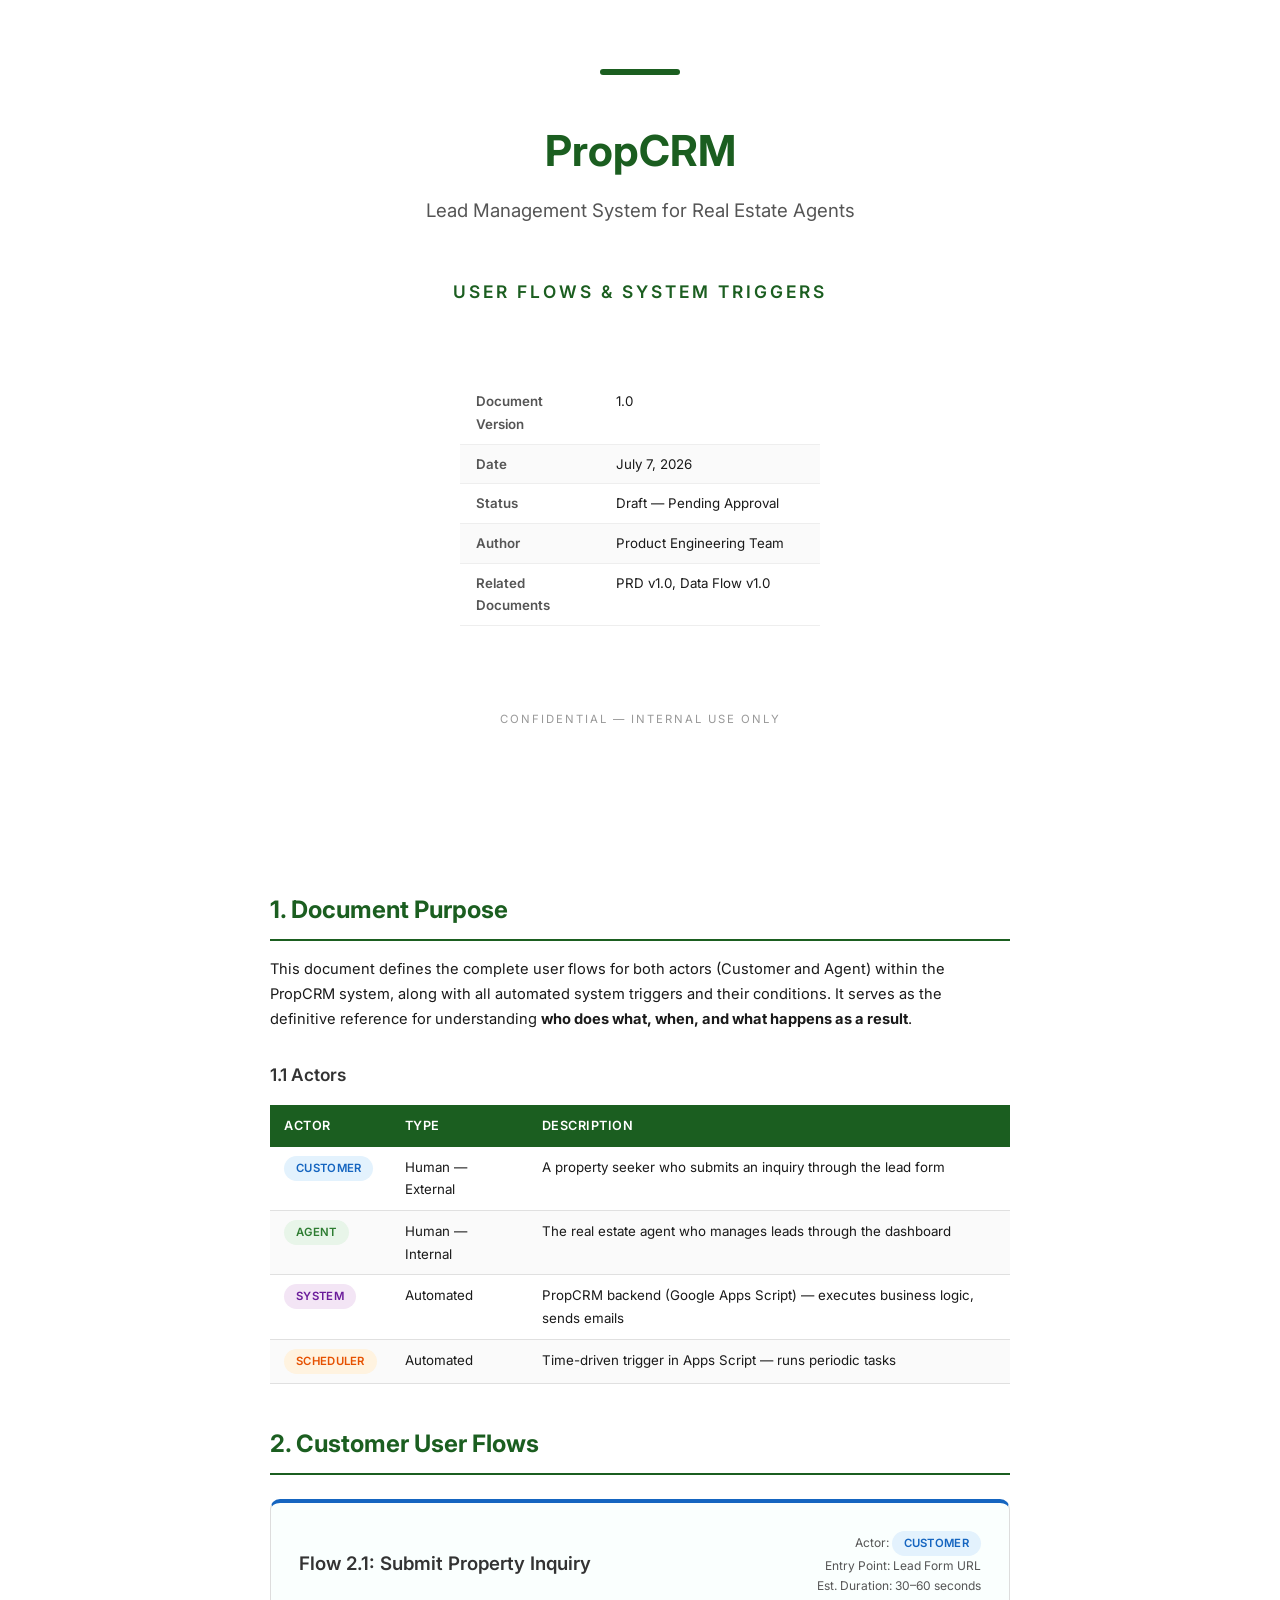
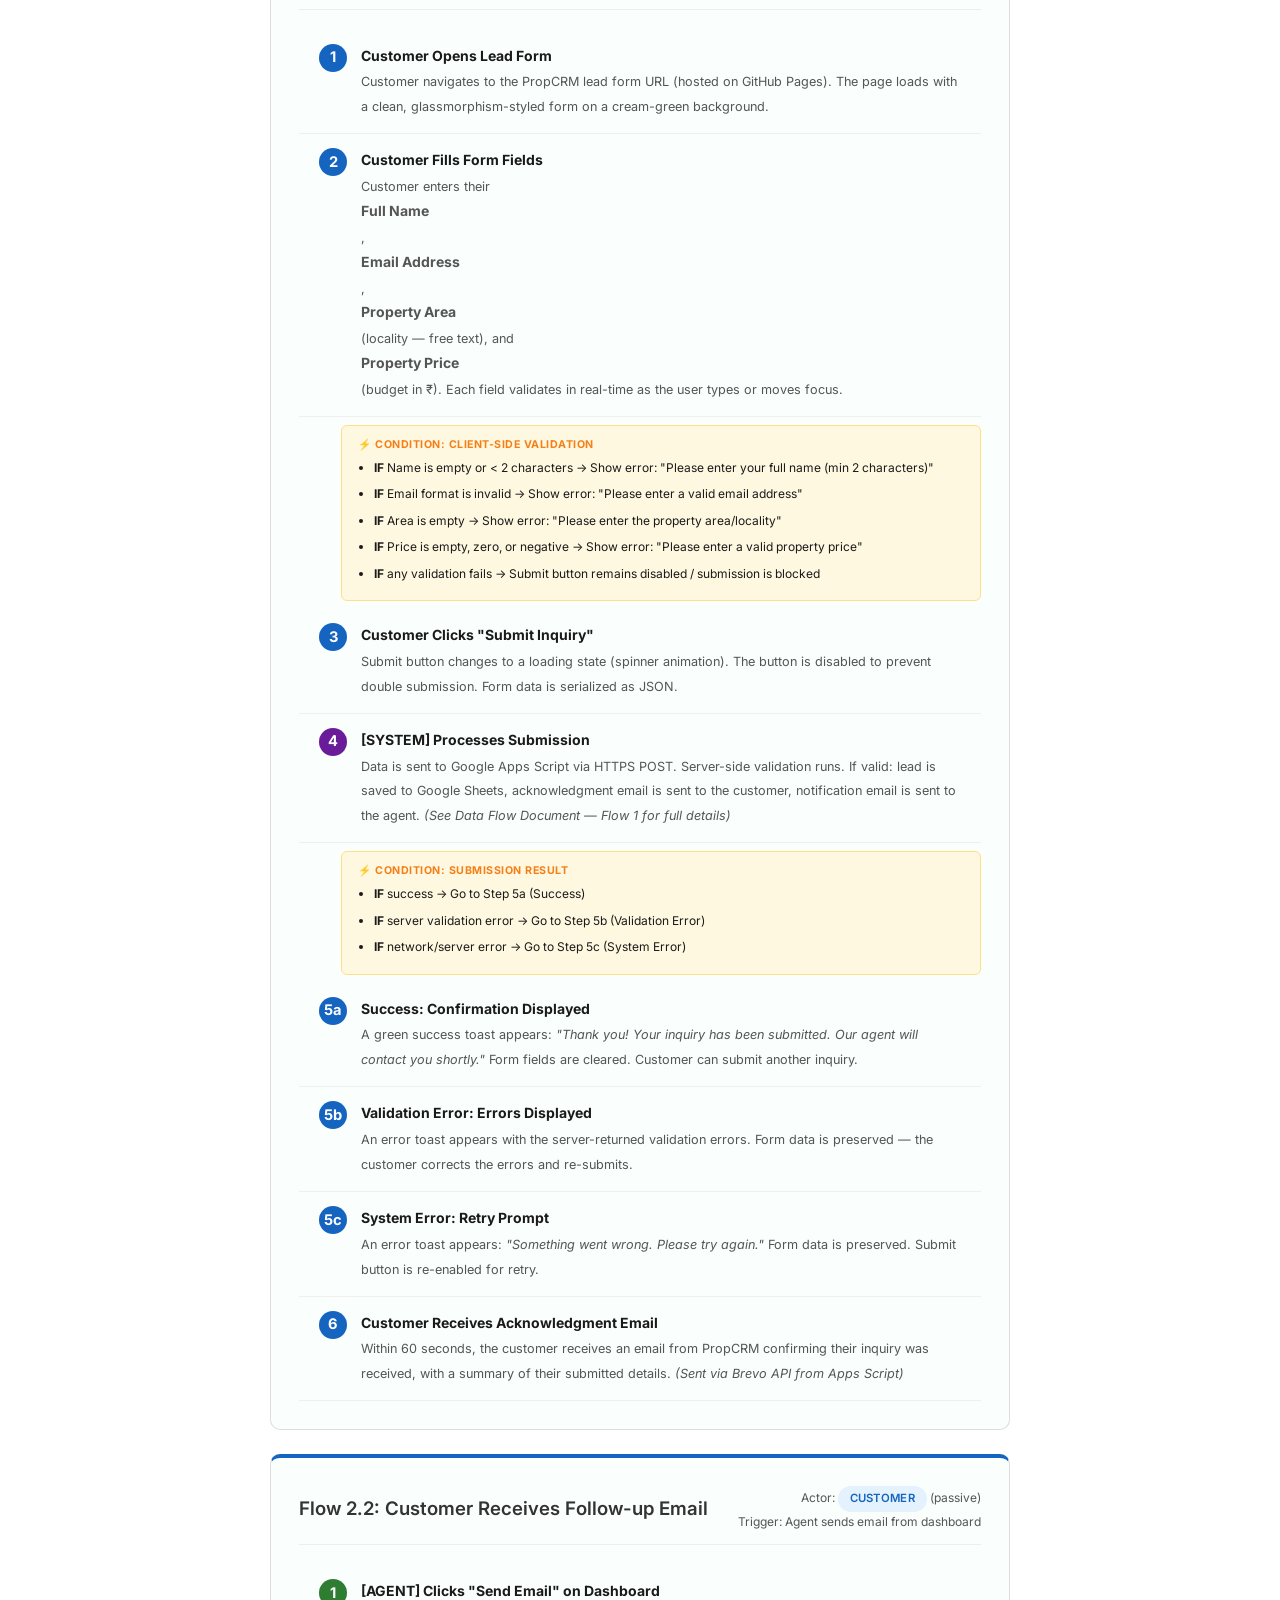
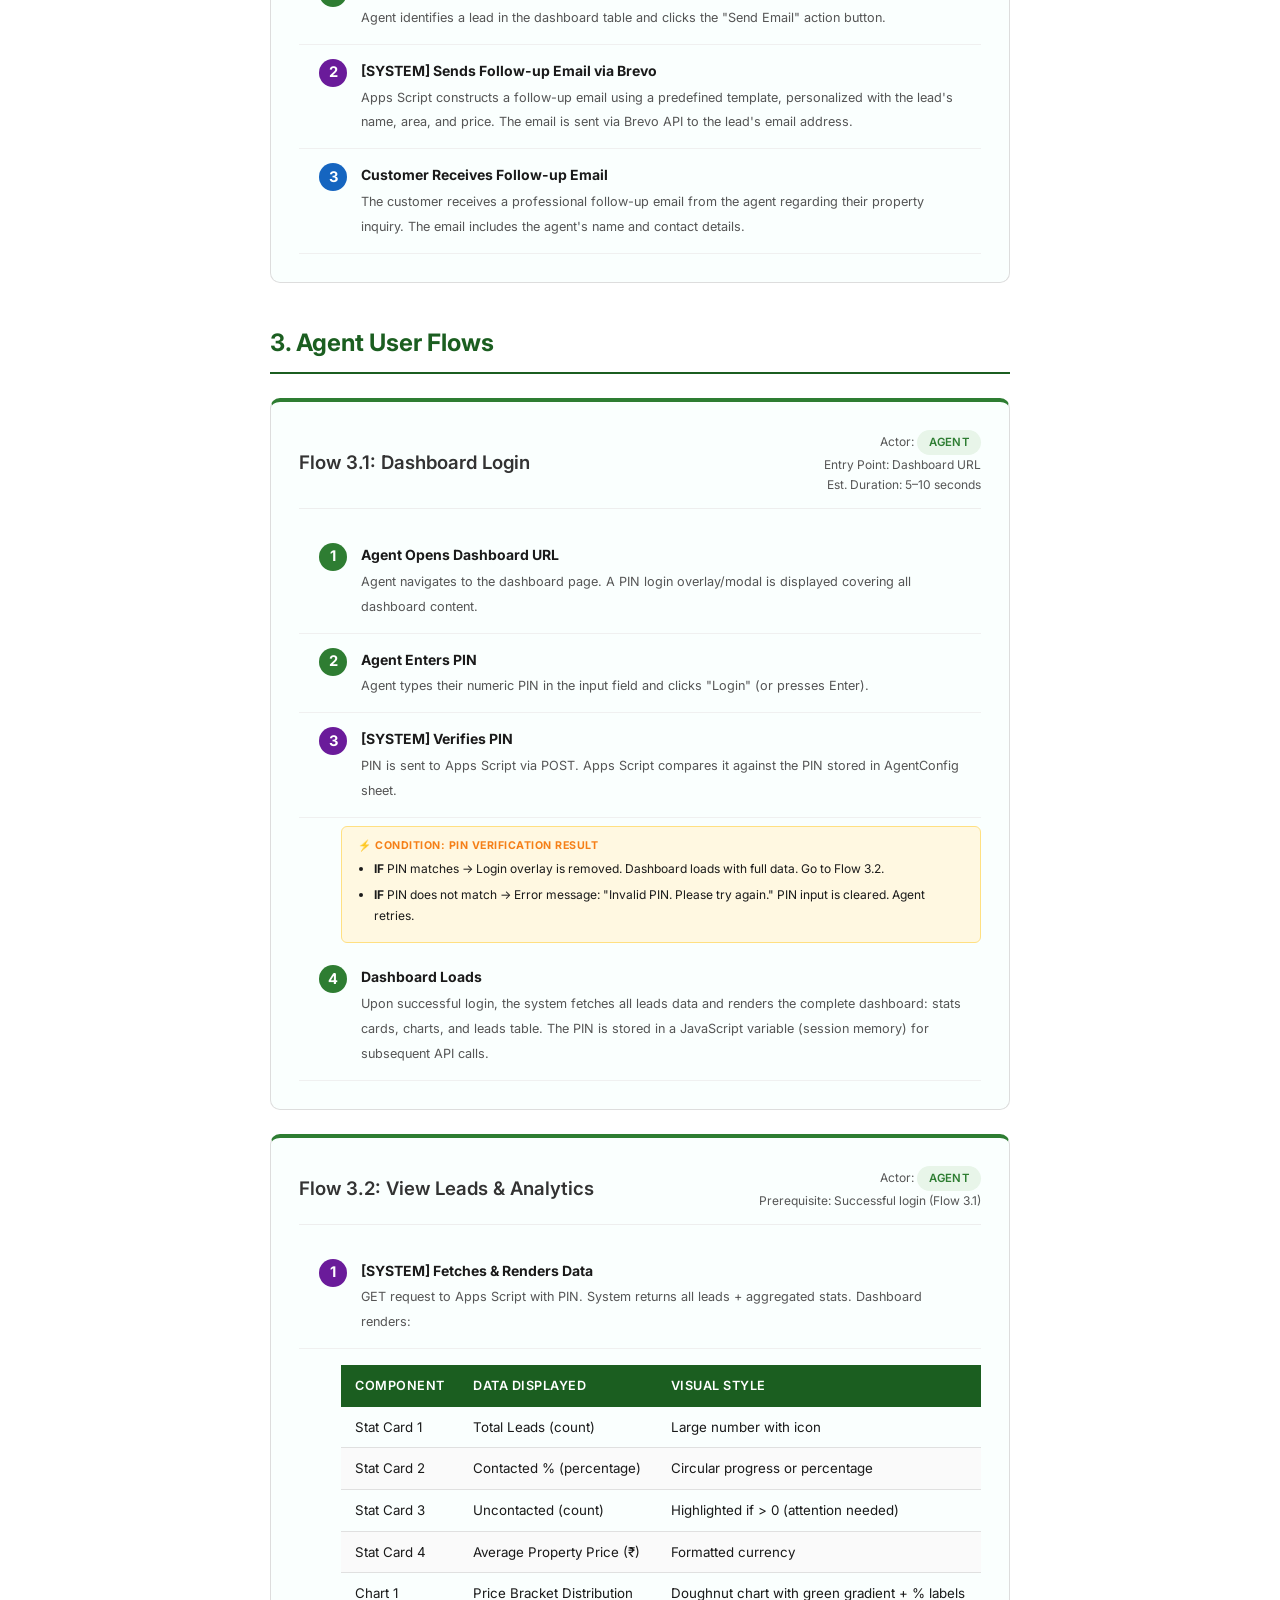
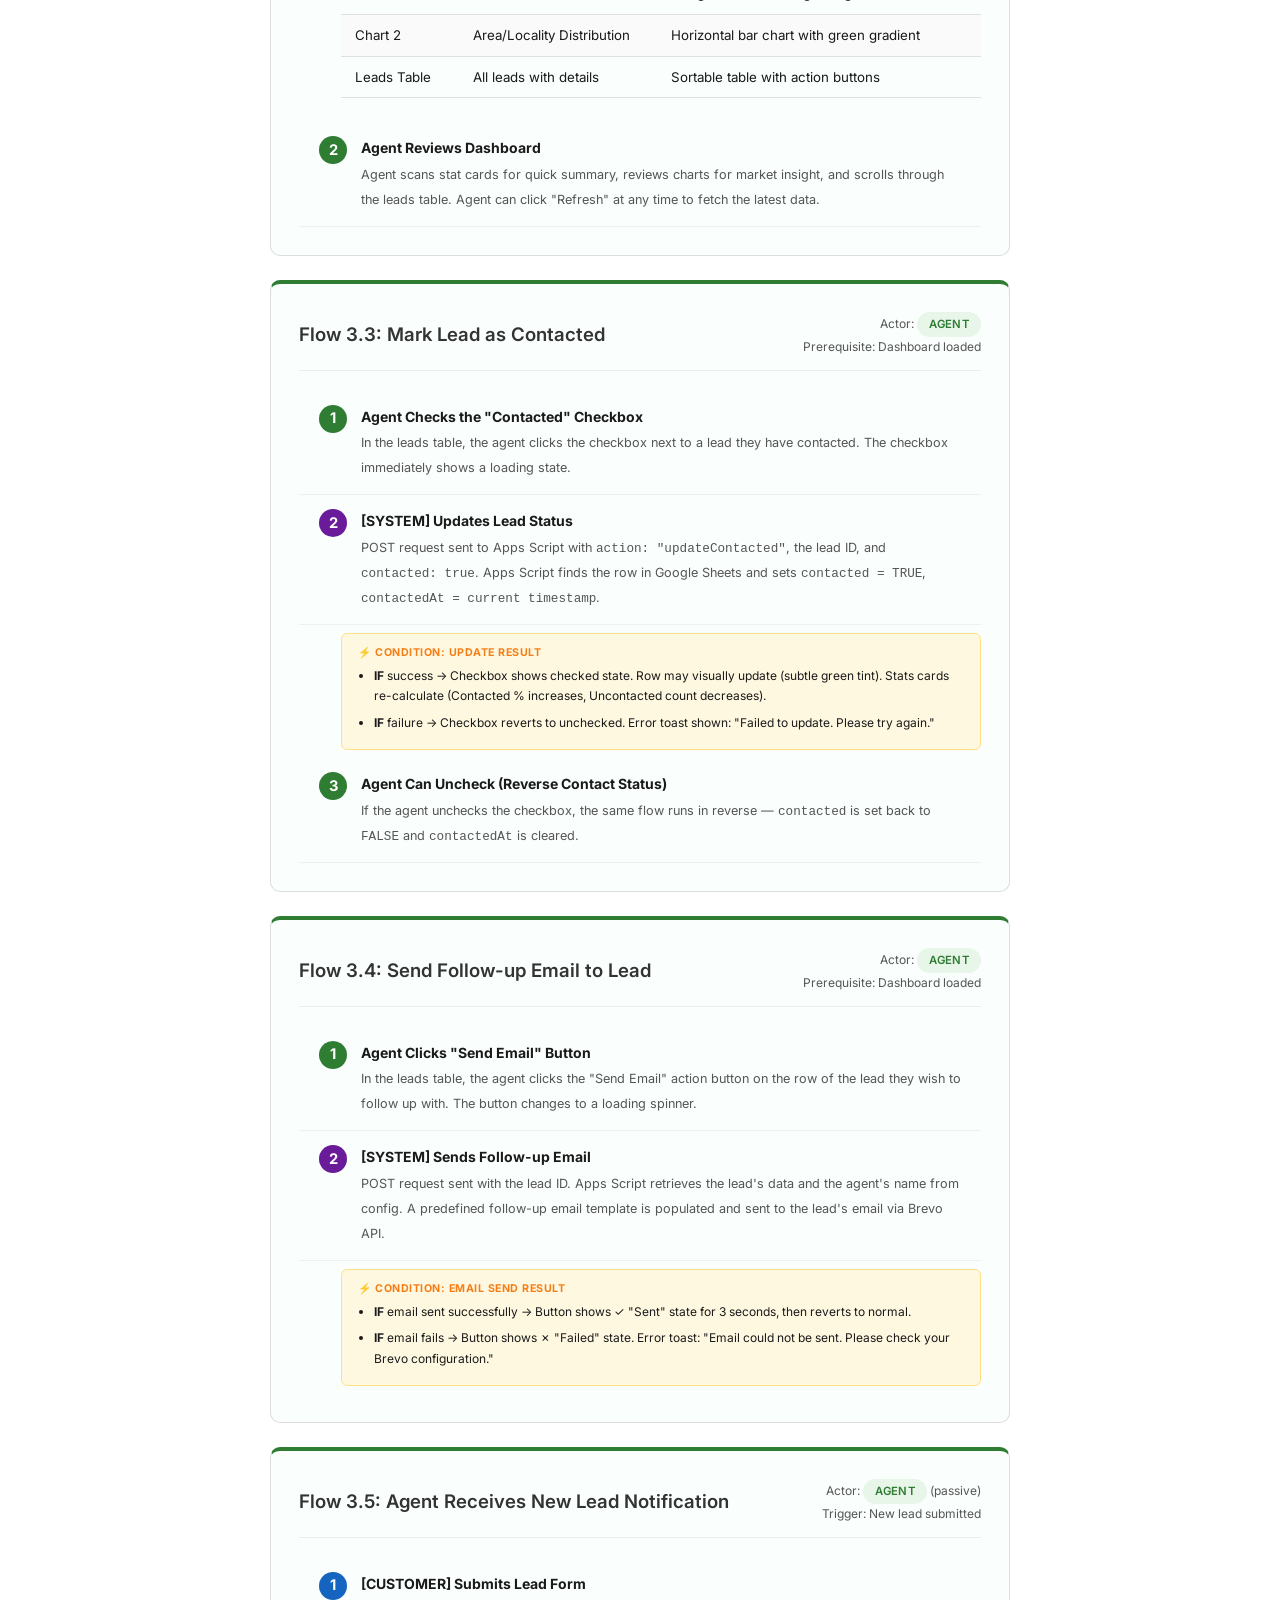
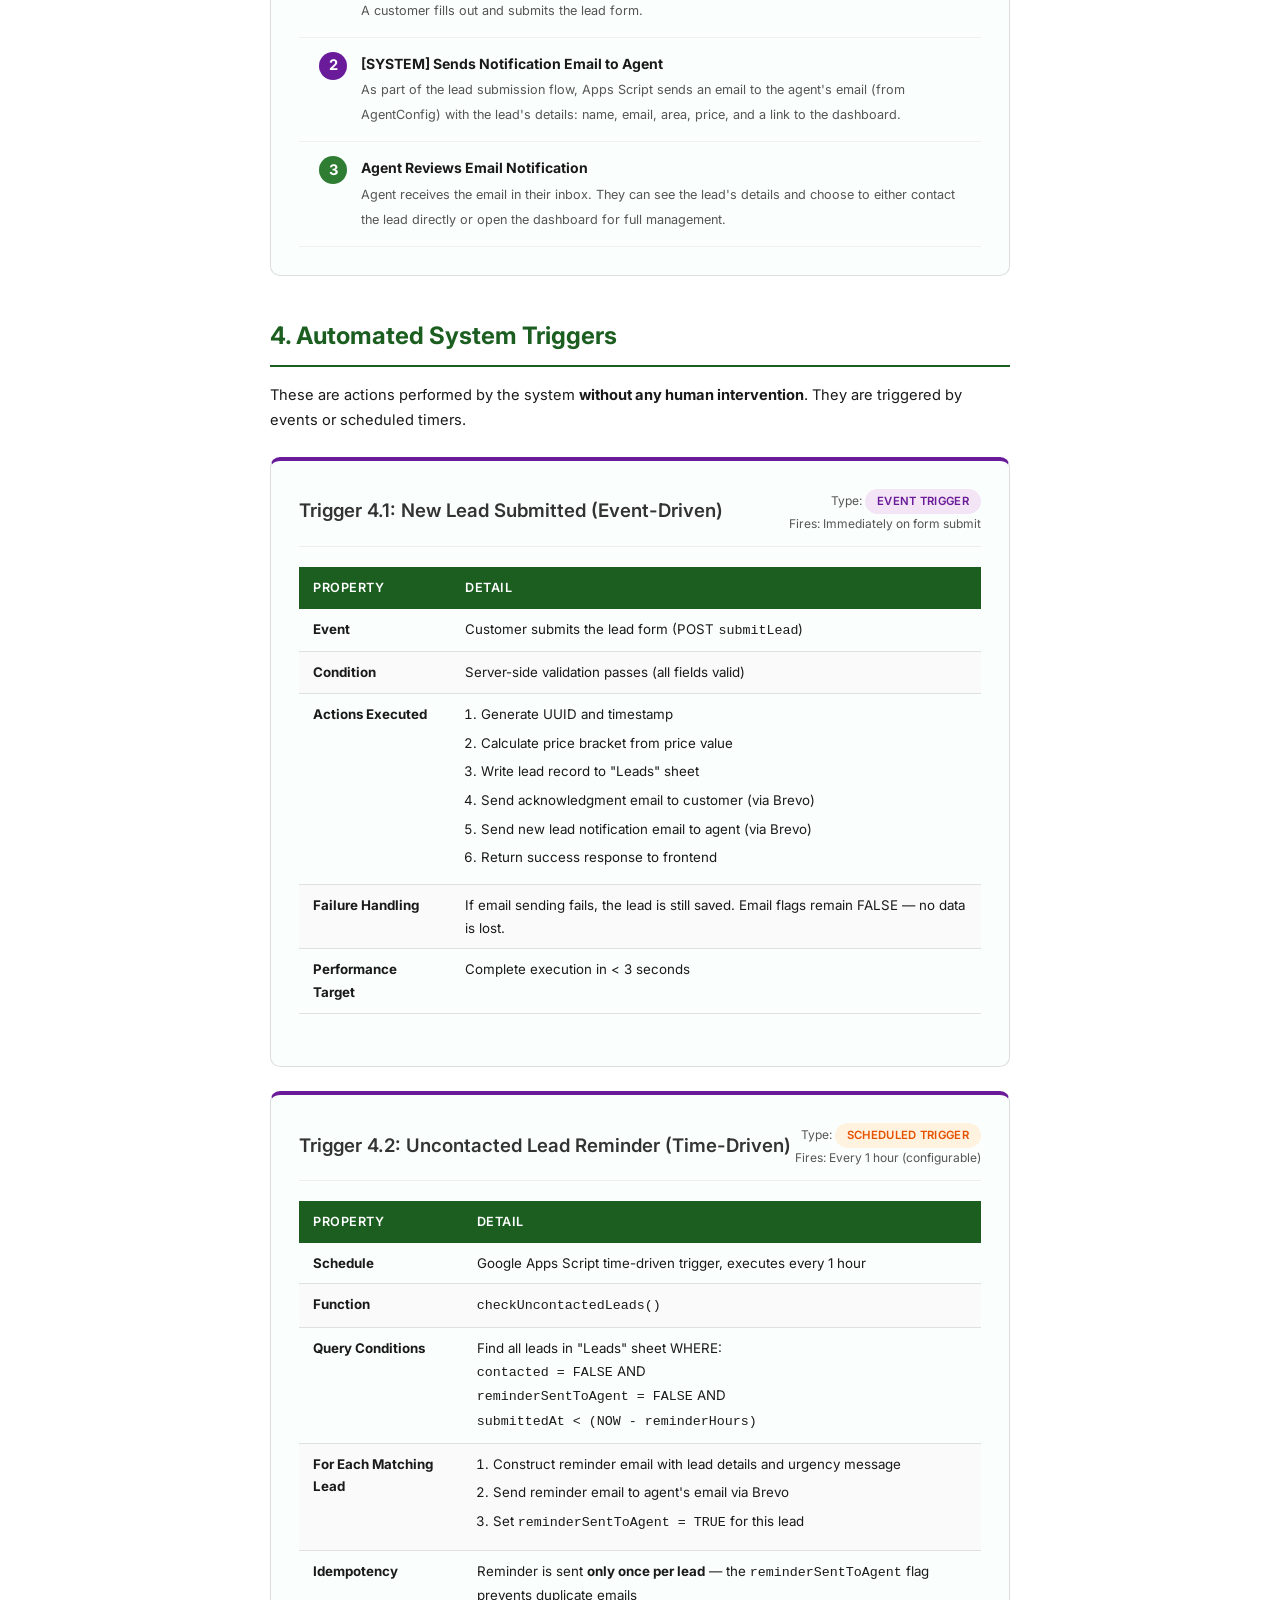
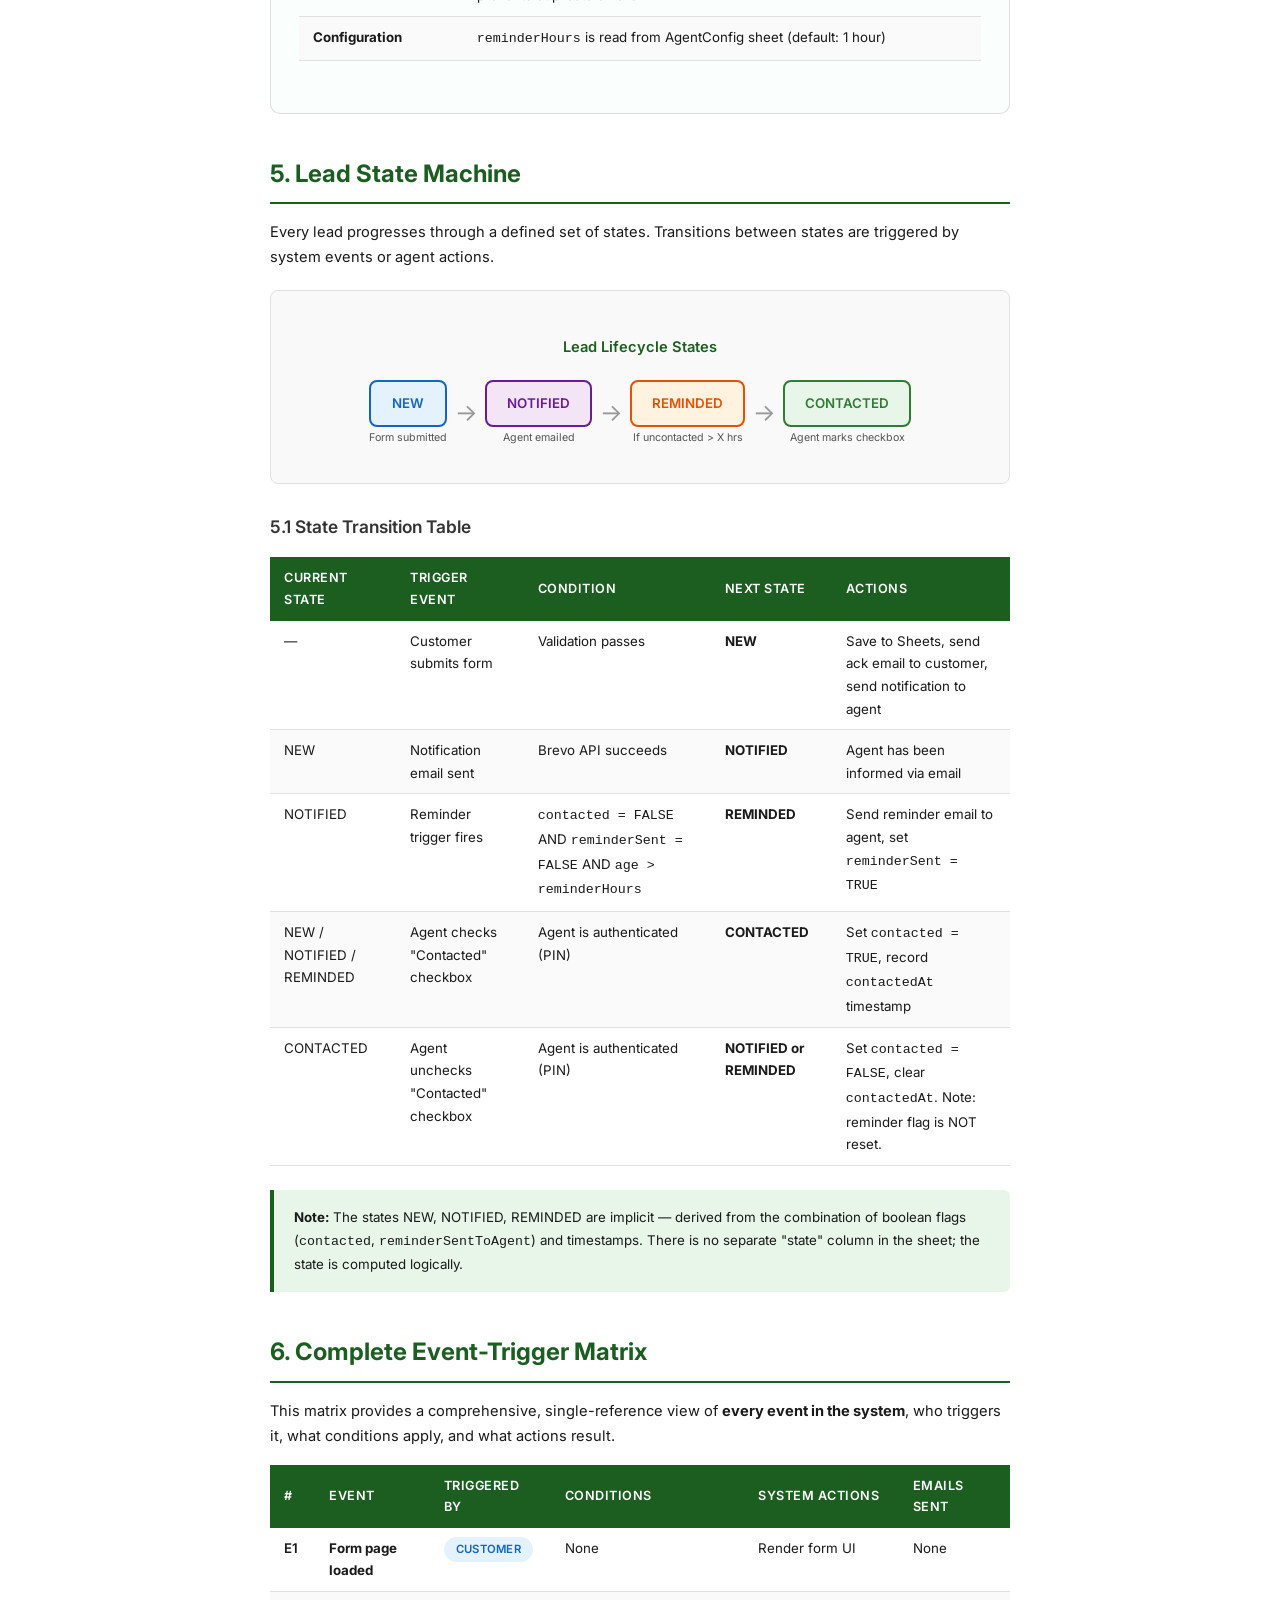
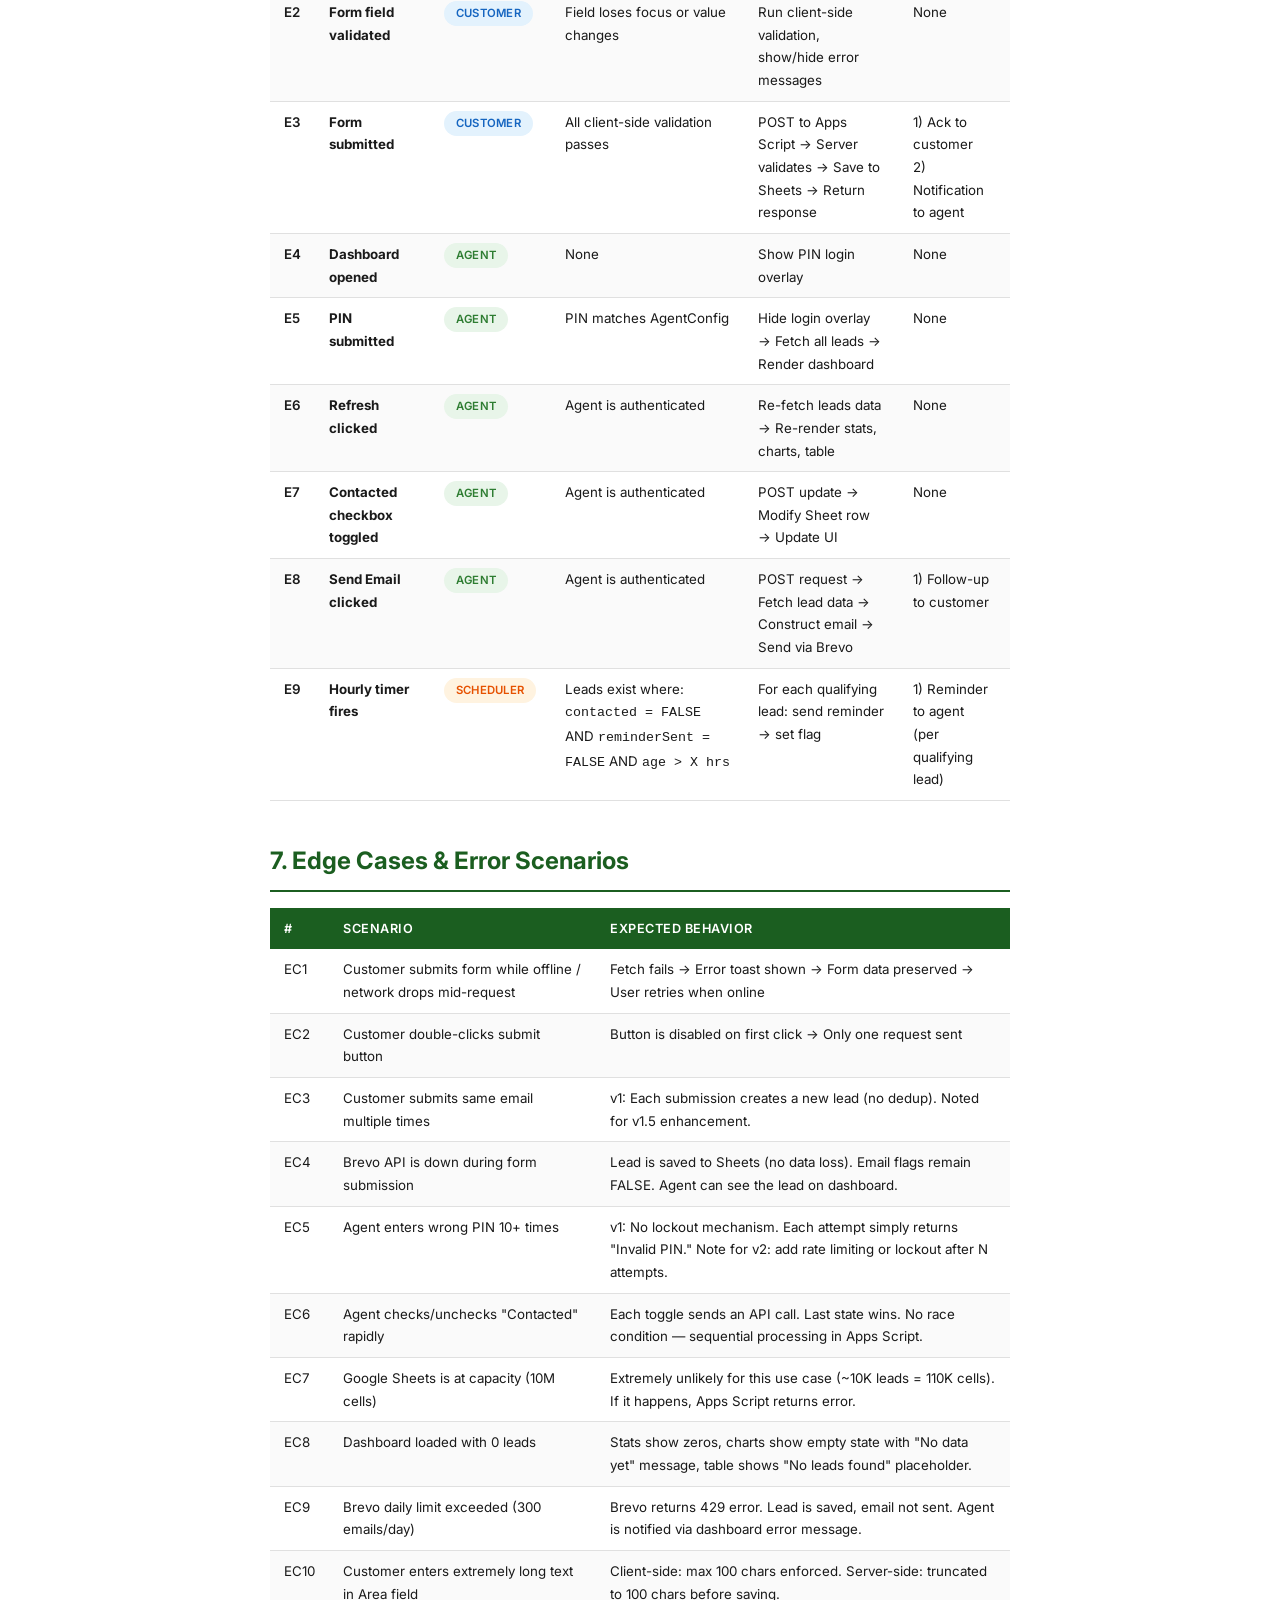
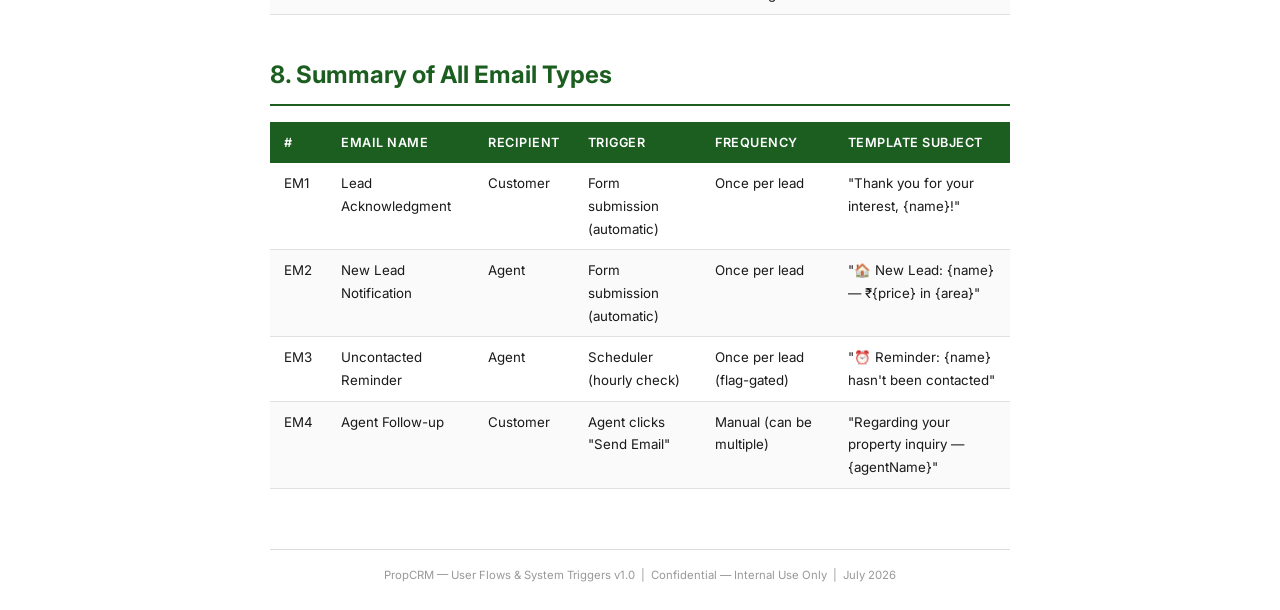
<file: docs/user_flows.html>
<!DOCTYPE html>
<html lang="en">
<head>
<meta charset="UTF-8">
<meta name="viewport" content="width=device-width, initial-scale=1.0">
<title>User Flows &amp; System Triggers — PropCRM</title>
<style>
  @import url('https://fonts.googleapis.com/css2?family=Inter:wght@300;400;500;600;700&display=swap');

  :root {
    --primary: #1B5E20;
    --primary-light: #4CAF50;
    --accent: #E8F5E9;
    --bg: #FFFFFF;
    --text: #1a1a1a;
    --text-muted: #555;
    --border: #E0E0E0;
    --header-bg: #1B5E20;
    --header-text: #FFFFFF;
    --customer: #1565C0;
    --customer-bg: #E3F2FD;
    --agent: #2E7D32;
    --agent-bg: #E8F5E9;
    --system: #6A1B9A;
    --system-bg: #F3E5F5;
    --trigger: #E65100;
    --trigger-bg: #FFF3E0;
  }

  * { margin: 0; padding: 0; box-sizing: border-box; }
  body { font-family: 'Inter', -apple-system, sans-serif; font-size: 11pt; line-height: 1.7; color: var(--text); background: var(--bg); }

  @page { size: A4; margin: 20mm 18mm 25mm 18mm; }
  @media print {
    body { font-size: 10pt; }
    .page-break { page-break-before: always; }
    .no-break { page-break-inside: avoid; }
    .cover { page-break-after: always; }
  }

  .cover { display: flex; flex-direction: column; justify-content: center; align-items: center; min-height: 90vh; text-align: center; padding: 60px 40px; }
  .cover .logo-bar { width: 80px; height: 6px; background: var(--primary); border-radius: 3px; margin-bottom: 40px; }
  .cover h1 { font-size: 32pt; font-weight: 700; color: var(--primary); margin-bottom: 8px; }
  .cover .subtitle { font-size: 14pt; color: var(--text-muted); margin-bottom: 50px; }
  .cover .doc-type { font-size: 13pt; font-weight: 600; color: var(--primary); text-transform: uppercase; letter-spacing: 3px; margin-bottom: 60px; }
  .cover .meta-table { width: 360px; border-collapse: collapse; text-align: left; }
  .cover .meta-table td { padding: 8px 16px; font-size: 10pt; border-bottom: 1px solid #eee; }
  .cover .meta-table td:first-child { font-weight: 600; color: var(--text-muted); width: 140px; }
  .cover .confidential { margin-top: 60px; font-size: 8.5pt; color: #999; text-transform: uppercase; letter-spacing: 2px; }

  .content { max-width: 780px; margin: 0 auto; padding: 40px 20px; }
  h2 { font-size: 18pt; font-weight: 700; color: var(--primary); margin-top: 40px; margin-bottom: 16px; padding-bottom: 8px; border-bottom: 2px solid var(--primary); }
  h3 { font-size: 13pt; font-weight: 600; color: #333; margin-top: 28px; margin-bottom: 10px; }
  h4 { font-size: 11pt; font-weight: 600; color: var(--primary); margin-top: 20px; margin-bottom: 8px; }
  p { margin-bottom: 12px; }
  ul, ol { margin: 8px 0 16px 24px; }
  li { margin-bottom: 6px; }

  table { width: 100%; border-collapse: collapse; margin: 16px 0 24px 0; font-size: 10pt; }
  th { background: var(--header-bg); color: var(--header-text); font-weight: 600; text-align: left; padding: 10px 14px; font-size: 9.5pt; text-transform: uppercase; letter-spacing: 0.5px; }
  td { padding: 9px 14px; border-bottom: 1px solid var(--border); vertical-align: top; }
  tr:nth-child(even) { background: #FAFAFA; }

  /* Actor Badges */
  .actor-badge {
    display: inline-block;
    padding: 3px 12px;
    border-radius: 14px;
    font-size: 8.5pt;
    font-weight: 600;
    text-transform: uppercase;
    letter-spacing: 0.3px;
  }
  .actor-customer { background: var(--customer-bg); color: var(--customer); }
  .actor-agent { background: var(--agent-bg); color: var(--agent); }
  .actor-system { background: var(--system-bg); color: var(--system); }
  .actor-trigger { background: var(--trigger-bg); color: var(--trigger); }

  /* Flow Cards */
  .flow-card {
    background: #FAFFFE;
    border: 1px solid #ddd;
    border-radius: 10px;
    padding: 28px;
    margin: 24px 0;
    border-top: 4px solid var(--primary);
  }

  .flow-card.customer-flow { border-top-color: var(--customer); }
  .flow-card.agent-flow { border-top-color: var(--agent); }
  .flow-card.system-flow { border-top-color: var(--system); }

  .flow-header {
    display: flex;
    justify-content: space-between;
    align-items: center;
    margin-bottom: 20px;
    padding-bottom: 12px;
    border-bottom: 1px solid #eee;
  }

  .flow-header h3 { margin: 0; font-size: 14pt; }
  .flow-meta { font-size: 9pt; color: var(--text-muted); text-align: right; }

  .swimlane {
    display: grid;
    grid-template-columns: 100px 1fr;
    gap: 0;
    margin: 16px 0;
  }

  .swimlane-label {
    font-size: 8.5pt;
    font-weight: 700;
    text-transform: uppercase;
    letter-spacing: 0.5px;
    padding: 12px 8px;
    border-right: 2px solid #ddd;
    display: flex;
    align-items: center;
    justify-content: center;
    text-align: center;
    writing-mode: vertical-lr;
    transform: rotate(180deg);
  }

  .swimlane-label.customer-lane { background: var(--customer-bg); color: var(--customer); border-right-color: var(--customer); }
  .swimlane-label.agent-lane { background: var(--agent-bg); color: var(--agent); border-right-color: var(--agent); }
  .swimlane-label.system-lane { background: var(--system-bg); color: var(--system); border-right-color: var(--system); }

  .flow-step-inline {
    display: flex;
    align-items: flex-start;
    padding: 14px 20px;
    border-bottom: 1px solid #f0f0f0;
  }

  .step-num {
    width: 28px;
    height: 28px;
    border-radius: 50%;
    display: flex;
    align-items: center;
    justify-content: center;
    font-weight: 700;
    font-size: 11pt;
    flex-shrink: 0;
    margin-right: 14px;
    color: white;
  }

  .step-num.customer { background: var(--customer); }
  .step-num.agent { background: var(--agent); }
  .step-num.system { background: var(--system); }

  .step-body { flex: 1; }
  .step-body strong { font-size: 10.5pt; display: block; margin-bottom: 2px; }
  .step-body .detail { font-size: 9.5pt; color: var(--text-muted); }

  .condition-box {
    background: #FFF8E1;
    border: 1px solid #FFE082;
    border-radius: 6px;
    padding: 10px 16px;
    margin: 8px 0 8px 42px;
    font-size: 9.5pt;
  }

  .condition-box .label {
    font-weight: 700;
    color: #F57F17;
    text-transform: uppercase;
    font-size: 8pt;
    letter-spacing: 0.5px;
    margin-bottom: 4px;
  }

  /* Trigger Matrix */
  .trigger-row td:first-child {
    font-weight: 600;
    white-space: nowrap;
  }

  .callout {
    padding: 16px 20px;
    border-left: 4px solid var(--primary);
    background: var(--accent);
    border-radius: 0 6px 6px 0;
    margin: 16px 0;
    font-size: 10pt;
  }

  .state-diagram {
    background: #f9f9f9;
    border: 1px solid #e0e0e0;
    border-radius: 8px;
    padding: 24px;
    margin: 20px 0;
    text-align: center;
  }

  .state-flow {
    display: flex;
    align-items: center;
    justify-content: center;
    flex-wrap: wrap;
    gap: 8px;
    margin: 12px 0;
  }

  .state-box {
    padding: 10px 20px;
    border-radius: 8px;
    font-weight: 600;
    font-size: 10pt;
    border: 2px solid;
  }

  .state-new { background: #E3F2FD; border-color: #1565C0; color: #1565C0; }
  .state-notified { background: #F3E5F5; border-color: #6A1B9A; color: #6A1B9A; }
  .state-reminded { background: #FFF3E0; border-color: #E65100; color: #E65100; }
  .state-contacted { background: #E8F5E9; border-color: #2E7D32; color: #2E7D32; }

  .state-arrow {
    font-size: 18pt;
    color: #999;
  }

  .state-label {
    font-size: 8pt;
    color: var(--text-muted);
    display: block;
    margin-top: 2px;
  }

  .footer-note {
    margin-top: 60px; padding-top: 16px; border-top: 1px solid #ddd;
    font-size: 8.5pt; color: #999; text-align: center;
  }
</style>
</head>
<body>

<!-- COVER PAGE -->
<div class="cover">
  <div class="logo-bar"></div>
  <h1>PropCRM</h1>
  <p class="subtitle">Lead Management System for Real Estate Agents</p>
  <p class="doc-type">User Flows &amp; System Triggers</p>
  <table class="meta-table">
    <tr><td>Document Version</td><td>1.0</td></tr>
    <tr><td>Date</td><td>July 7, 2026</td></tr>
    <tr><td>Status</td><td>Draft — Pending Approval</td></tr>
    <tr><td>Author</td><td>Product Engineering Team</td></tr>
    <tr><td>Related Documents</td><td>PRD v1.0, Data Flow v1.0</td></tr>
  </table>
  <p class="confidential">Confidential — Internal Use Only</p>
</div>

<!-- CONTENT -->
<div class="content">

<h2>1. Document Purpose</h2>
<p>This document defines the complete user flows for both actors (Customer and Agent) within the PropCRM system, along with all automated system triggers and their conditions. It serves as the definitive reference for understanding <strong>who does what, when, and what happens as a result</strong>.</p>

<h3>1.1 Actors</h3>
<table>
  <thead><tr><th>Actor</th><th>Type</th><th>Description</th></tr></thead>
  <tbody>
    <tr><td><span class="actor-badge actor-customer">Customer</span></td><td>Human — External</td><td>A property seeker who submits an inquiry through the lead form</td></tr>
    <tr><td><span class="actor-badge actor-agent">Agent</span></td><td>Human — Internal</td><td>The real estate agent who manages leads through the dashboard</td></tr>
    <tr><td><span class="actor-badge actor-system">System</span></td><td>Automated</td><td>PropCRM backend (Google Apps Script) — executes business logic, sends emails</td></tr>
    <tr><td><span class="actor-badge actor-trigger">Scheduler</span></td><td>Automated</td><td>Time-driven trigger in Apps Script — runs periodic tasks</td></tr>
  </tbody>
</table>

<div class="page-break"></div>

<!-- 2. Customer User Flows -->
<h2>2. Customer User Flows</h2>

<!-- Flow 2.1 -->
<div class="flow-card customer-flow">
  <div class="flow-header">
    <h3>Flow 2.1: Submit Property Inquiry</h3>
    <div class="flow-meta">
      Actor: <span class="actor-badge actor-customer">Customer</span><br>
      Entry Point: Lead Form URL<br>
      Est. Duration: 30–60 seconds
    </div>
  </div>

  <div class="flow-step-inline">
    <div class="step-num customer">1</div>
    <div class="step-body">
      <strong>Customer Opens Lead Form</strong>
      <span class="detail">Customer navigates to the PropCRM lead form URL (hosted on GitHub Pages). The page loads with a clean, glassmorphism-styled form on a cream-green background.</span>
    </div>
  </div>

  <div class="flow-step-inline">
    <div class="step-num customer">2</div>
    <div class="step-body">
      <strong>Customer Fills Form Fields</strong>
      <span class="detail">Customer enters their <strong>Full Name</strong>, <strong>Email Address</strong>, <strong>Property Area</strong> (locality — free text), and <strong>Property Price</strong> (budget in ₹). Each field validates in real-time as the user types or moves focus.</span>
    </div>
  </div>

  <div class="condition-box">
    <div class="label">⚡ Condition: Client-Side Validation</div>
    <ul style="margin: 4px 0 0 16px; font-size: 9pt;">
      <li><strong>IF</strong> Name is empty or &lt; 2 characters → Show error: "Please enter your full name (min 2 characters)"</li>
      <li><strong>IF</strong> Email format is invalid → Show error: "Please enter a valid email address"</li>
      <li><strong>IF</strong> Area is empty → Show error: "Please enter the property area/locality"</li>
      <li><strong>IF</strong> Price is empty, zero, or negative → Show error: "Please enter a valid property price"</li>
      <li><strong>IF</strong> any validation fails → Submit button remains disabled / submission is blocked</li>
    </ul>
  </div>

  <div class="flow-step-inline">
    <div class="step-num customer">3</div>
    <div class="step-body">
      <strong>Customer Clicks "Submit Inquiry"</strong>
      <span class="detail">Submit button changes to a loading state (spinner animation). The button is disabled to prevent double submission. Form data is serialized as JSON.</span>
    </div>
  </div>

  <div class="flow-step-inline">
    <div class="step-num system">4</div>
    <div class="step-body">
      <strong>[SYSTEM] Processes Submission</strong>
      <span class="detail">Data is sent to Google Apps Script via HTTPS POST. Server-side validation runs. If valid: lead is saved to Google Sheets, acknowledgment email is sent to the customer, notification email is sent to the agent. <em>(See Data Flow Document — Flow 1 for full details)</em></span>
    </div>
  </div>

  <div class="condition-box">
    <div class="label">⚡ Condition: Submission Result</div>
    <ul style="margin: 4px 0 0 16px; font-size: 9pt;">
      <li><strong>IF</strong> success → Go to Step 5a (Success)</li>
      <li><strong>IF</strong> server validation error → Go to Step 5b (Validation Error)</li>
      <li><strong>IF</strong> network/server error → Go to Step 5c (System Error)</li>
    </ul>
  </div>

  <div class="flow-step-inline">
    <div class="step-num customer">5a</div>
    <div class="step-body">
      <strong>Success: Confirmation Displayed</strong>
      <span class="detail">A green success toast appears: <em>"Thank you! Your inquiry has been submitted. Our agent will contact you shortly."</em> Form fields are cleared. Customer can submit another inquiry.</span>
    </div>
  </div>

  <div class="flow-step-inline">
    <div class="step-num customer">5b</div>
    <div class="step-body">
      <strong>Validation Error: Errors Displayed</strong>
      <span class="detail">An error toast appears with the server-returned validation errors. Form data is preserved — the customer corrects the errors and re-submits.</span>
    </div>
  </div>

  <div class="flow-step-inline">
    <div class="step-num customer">5c</div>
    <div class="step-body">
      <strong>System Error: Retry Prompt</strong>
      <span class="detail">An error toast appears: <em>"Something went wrong. Please try again."</em> Form data is preserved. Submit button is re-enabled for retry.</span>
    </div>
  </div>

  <div class="flow-step-inline">
    <div class="step-num customer">6</div>
    <div class="step-body">
      <strong>Customer Receives Acknowledgment Email</strong>
      <span class="detail">Within 60 seconds, the customer receives an email from PropCRM confirming their inquiry was received, with a summary of their submitted details. <em>(Sent via Brevo API from Apps Script)</em></span>
    </div>
  </div>
</div>

<!-- Flow 2.2: Customer Receives Follow-up -->
<div class="flow-card customer-flow">
  <div class="flow-header">
    <h3>Flow 2.2: Customer Receives Follow-up Email</h3>
    <div class="flow-meta">
      Actor: <span class="actor-badge actor-customer">Customer</span> (passive)<br>
      Trigger: Agent sends email from dashboard
    </div>
  </div>

  <div class="flow-step-inline">
    <div class="step-num agent">1</div>
    <div class="step-body">
      <strong>[AGENT] Clicks "Send Email" on Dashboard</strong>
      <span class="detail">Agent identifies a lead in the dashboard table and clicks the "Send Email" action button.</span>
    </div>
  </div>

  <div class="flow-step-inline">
    <div class="step-num system">2</div>
    <div class="step-body">
      <strong>[SYSTEM] Sends Follow-up Email via Brevo</strong>
      <span class="detail">Apps Script constructs a follow-up email using a predefined template, personalized with the lead's name, area, and price. The email is sent via Brevo API to the lead's email address.</span>
    </div>
  </div>

  <div class="flow-step-inline">
    <div class="step-num customer">3</div>
    <div class="step-body">
      <strong>Customer Receives Follow-up Email</strong>
      <span class="detail">The customer receives a professional follow-up email from the agent regarding their property inquiry. The email includes the agent's name and contact details.</span>
    </div>
  </div>
</div>

<div class="page-break"></div>

<!-- 3. Agent User Flows -->
<h2>3. Agent User Flows</h2>

<!-- Flow 3.1: Login -->
<div class="flow-card agent-flow">
  <div class="flow-header">
    <h3>Flow 3.1: Dashboard Login</h3>
    <div class="flow-meta">
      Actor: <span class="actor-badge actor-agent">Agent</span><br>
      Entry Point: Dashboard URL<br>
      Est. Duration: 5–10 seconds
    </div>
  </div>

  <div class="flow-step-inline">
    <div class="step-num agent">1</div>
    <div class="step-body">
      <strong>Agent Opens Dashboard URL</strong>
      <span class="detail">Agent navigates to the dashboard page. A PIN login overlay/modal is displayed covering all dashboard content.</span>
    </div>
  </div>

  <div class="flow-step-inline">
    <div class="step-num agent">2</div>
    <div class="step-body">
      <strong>Agent Enters PIN</strong>
      <span class="detail">Agent types their numeric PIN in the input field and clicks "Login" (or presses Enter).</span>
    </div>
  </div>

  <div class="flow-step-inline">
    <div class="step-num system">3</div>
    <div class="step-body">
      <strong>[SYSTEM] Verifies PIN</strong>
      <span class="detail">PIN is sent to Apps Script via POST. Apps Script compares it against the PIN stored in AgentConfig sheet.</span>
    </div>
  </div>

  <div class="condition-box">
    <div class="label">⚡ Condition: PIN Verification Result</div>
    <ul style="margin: 4px 0 0 16px; font-size: 9pt;">
      <li><strong>IF</strong> PIN matches → Login overlay is removed. Dashboard loads with full data. Go to Flow 3.2.</li>
      <li><strong>IF</strong> PIN does not match → Error message: "Invalid PIN. Please try again." PIN input is cleared. Agent retries.</li>
    </ul>
  </div>

  <div class="flow-step-inline">
    <div class="step-num agent">4</div>
    <div class="step-body">
      <strong>Dashboard Loads</strong>
      <span class="detail">Upon successful login, the system fetches all leads data and renders the complete dashboard: stats cards, charts, and leads table. The PIN is stored in a JavaScript variable (session memory) for subsequent API calls.</span>
    </div>
  </div>
</div>

<!-- Flow 3.2: View Leads & Analytics -->
<div class="flow-card agent-flow">
  <div class="flow-header">
    <h3>Flow 3.2: View Leads &amp; Analytics</h3>
    <div class="flow-meta">
      Actor: <span class="actor-badge actor-agent">Agent</span><br>
      Prerequisite: Successful login (Flow 3.1)
    </div>
  </div>

  <div class="flow-step-inline">
    <div class="step-num system">1</div>
    <div class="step-body">
      <strong>[SYSTEM] Fetches &amp; Renders Data</strong>
      <span class="detail">GET request to Apps Script with PIN. System returns all leads + aggregated stats. Dashboard renders:</span>
    </div>
  </div>

  <div style="margin-left: 42px; margin-bottom: 16px;">
    <table>
      <thead><tr><th>Component</th><th>Data Displayed</th><th>Visual Style</th></tr></thead>
      <tbody>
        <tr><td>Stat Card 1</td><td>Total Leads (count)</td><td>Large number with icon</td></tr>
        <tr><td>Stat Card 2</td><td>Contacted % (percentage)</td><td>Circular progress or percentage</td></tr>
        <tr><td>Stat Card 3</td><td>Uncontacted (count)</td><td>Highlighted if > 0 (attention needed)</td></tr>
        <tr><td>Stat Card 4</td><td>Average Property Price (₹)</td><td>Formatted currency</td></tr>
        <tr><td>Chart 1</td><td>Price Bracket Distribution</td><td>Doughnut chart with green gradient + % labels</td></tr>
        <tr><td>Chart 2</td><td>Area/Locality Distribution</td><td>Horizontal bar chart with green gradient</td></tr>
        <tr><td>Leads Table</td><td>All leads with details</td><td>Sortable table with action buttons</td></tr>
      </tbody>
    </table>
  </div>

  <div class="flow-step-inline">
    <div class="step-num agent">2</div>
    <div class="step-body">
      <strong>Agent Reviews Dashboard</strong>
      <span class="detail">Agent scans stat cards for quick summary, reviews charts for market insight, and scrolls through the leads table. Agent can click "Refresh" at any time to fetch the latest data.</span>
    </div>
  </div>
</div>

<!-- Flow 3.3: Mark Lead as Contacted -->
<div class="flow-card agent-flow">
  <div class="flow-header">
    <h3>Flow 3.3: Mark Lead as Contacted</h3>
    <div class="flow-meta">
      Actor: <span class="actor-badge actor-agent">Agent</span><br>
      Prerequisite: Dashboard loaded
    </div>
  </div>

  <div class="flow-step-inline">
    <div class="step-num agent">1</div>
    <div class="step-body">
      <strong>Agent Checks the "Contacted" Checkbox</strong>
      <span class="detail">In the leads table, the agent clicks the checkbox next to a lead they have contacted. The checkbox immediately shows a loading state.</span>
    </div>
  </div>

  <div class="flow-step-inline">
    <div class="step-num system">2</div>
    <div class="step-body">
      <strong>[SYSTEM] Updates Lead Status</strong>
      <span class="detail">POST request sent to Apps Script with <code>action: "updateContacted"</code>, the lead ID, and <code>contacted: true</code>. Apps Script finds the row in Google Sheets and sets <code>contacted = TRUE</code>, <code>contactedAt = current timestamp</code>.</span>
    </div>
  </div>

  <div class="condition-box">
    <div class="label">⚡ Condition: Update Result</div>
    <ul style="margin: 4px 0 0 16px; font-size: 9pt;">
      <li><strong>IF</strong> success → Checkbox shows checked state. Row may visually update (subtle green tint). Stats cards re-calculate (Contacted % increases, Uncontacted count decreases).</li>
      <li><strong>IF</strong> failure → Checkbox reverts to unchecked. Error toast shown: "Failed to update. Please try again."</li>
    </ul>
  </div>

  <div class="flow-step-inline">
    <div class="step-num agent">3</div>
    <div class="step-body">
      <strong>Agent Can Uncheck (Reverse Contact Status)</strong>
      <span class="detail">If the agent unchecks the checkbox, the same flow runs in reverse — <code>contacted</code> is set back to <code>FALSE</code> and <code>contactedAt</code> is cleared.</span>
    </div>
  </div>
</div>

<!-- Flow 3.4: Send Email to Lead -->
<div class="flow-card agent-flow">
  <div class="flow-header">
    <h3>Flow 3.4: Send Follow-up Email to Lead</h3>
    <div class="flow-meta">
      Actor: <span class="actor-badge actor-agent">Agent</span><br>
      Prerequisite: Dashboard loaded
    </div>
  </div>

  <div class="flow-step-inline">
    <div class="step-num agent">1</div>
    <div class="step-body">
      <strong>Agent Clicks "Send Email" Button</strong>
      <span class="detail">In the leads table, the agent clicks the "Send Email" action button on the row of the lead they wish to follow up with. The button changes to a loading spinner.</span>
    </div>
  </div>

  <div class="flow-step-inline">
    <div class="step-num system">2</div>
    <div class="step-body">
      <strong>[SYSTEM] Sends Follow-up Email</strong>
      <span class="detail">POST request sent with the lead ID. Apps Script retrieves the lead's data and the agent's name from config. A predefined follow-up email template is populated and sent to the lead's email via Brevo API.</span>
    </div>
  </div>

  <div class="condition-box">
    <div class="label">⚡ Condition: Email Send Result</div>
    <ul style="margin: 4px 0 0 16px; font-size: 9pt;">
      <li><strong>IF</strong> email sent successfully → Button shows ✓ "Sent" state for 3 seconds, then reverts to normal.</li>
      <li><strong>IF</strong> email fails → Button shows ✗ "Failed" state. Error toast: "Email could not be sent. Please check your Brevo configuration."</li>
    </ul>
  </div>
</div>

<!-- Flow 3.5: Receive Notification -->
<div class="flow-card agent-flow">
  <div class="flow-header">
    <h3>Flow 3.5: Agent Receives New Lead Notification</h3>
    <div class="flow-meta">
      Actor: <span class="actor-badge actor-agent">Agent</span> (passive)<br>
      Trigger: New lead submitted
    </div>
  </div>

  <div class="flow-step-inline">
    <div class="step-num customer">1</div>
    <div class="step-body">
      <strong>[CUSTOMER] Submits Lead Form</strong>
      <span class="detail">A customer fills out and submits the lead form.</span>
    </div>
  </div>

  <div class="flow-step-inline">
    <div class="step-num system">2</div>
    <div class="step-body">
      <strong>[SYSTEM] Sends Notification Email to Agent</strong>
      <span class="detail">As part of the lead submission flow, Apps Script sends an email to the agent's email (from AgentConfig) with the lead's details: name, email, area, price, and a link to the dashboard.</span>
    </div>
  </div>

  <div class="flow-step-inline">
    <div class="step-num agent">3</div>
    <div class="step-body">
      <strong>Agent Reviews Email Notification</strong>
      <span class="detail">Agent receives the email in their inbox. They can see the lead's details and choose to either contact the lead directly or open the dashboard for full management.</span>
    </div>
  </div>
</div>

<div class="page-break"></div>

<!-- 4. Automated System Triggers -->
<h2>4. Automated System Triggers</h2>

<p>These are actions performed by the system <strong>without any human intervention</strong>. They are triggered by events or scheduled timers.</p>

<!-- Flow 4.1: New Lead Processing -->
<div class="flow-card system-flow">
  <div class="flow-header">
    <h3>Trigger 4.1: New Lead Submitted (Event-Driven)</h3>
    <div class="flow-meta">
      Type: <span class="actor-badge actor-system">Event Trigger</span><br>
      Fires: Immediately on form submit
    </div>
  </div>

  <table>
    <thead><tr><th>Property</th><th>Detail</th></tr></thead>
    <tbody>
      <tr><td><strong>Event</strong></td><td>Customer submits the lead form (POST <code>submitLead</code>)</td></tr>
      <tr><td><strong>Condition</strong></td><td>Server-side validation passes (all fields valid)</td></tr>
      <tr><td><strong>Actions Executed</strong></td><td>
        <ol style="margin: 0; padding-left: 16px;">
          <li>Generate UUID and timestamp</li>
          <li>Calculate price bracket from price value</li>
          <li>Write lead record to "Leads" sheet</li>
          <li>Send acknowledgment email to customer (via Brevo)</li>
          <li>Send new lead notification email to agent (via Brevo)</li>
          <li>Return success response to frontend</li>
        </ol>
      </td></tr>
      <tr><td><strong>Failure Handling</strong></td><td>If email sending fails, the lead is still saved. Email flags remain FALSE — no data is lost.</td></tr>
      <tr><td><strong>Performance Target</strong></td><td>Complete execution in &lt; 3 seconds</td></tr>
    </tbody>
  </table>
</div>

<!-- Flow 4.2: Reminder Trigger -->
<div class="flow-card system-flow">
  <div class="flow-header">
    <h3>Trigger 4.2: Uncontacted Lead Reminder (Time-Driven)</h3>
    <div class="flow-meta">
      Type: <span class="actor-badge actor-trigger">Scheduled Trigger</span><br>
      Fires: Every 1 hour (configurable)
    </div>
  </div>

  <table>
    <thead><tr><th>Property</th><th>Detail</th></tr></thead>
    <tbody>
      <tr><td><strong>Schedule</strong></td><td>Google Apps Script time-driven trigger, executes every 1 hour</td></tr>
      <tr><td><strong>Function</strong></td><td><code>checkUncontactedLeads()</code></td></tr>
      <tr><td><strong>Query Conditions</strong></td><td>
        Find all leads in "Leads" sheet WHERE:<br>
        <code>contacted = FALSE</code> AND<br>
        <code>reminderSentToAgent = FALSE</code> AND<br>
        <code>submittedAt &lt; (NOW - reminderHours)</code>
      </td></tr>
      <tr><td><strong>For Each Matching Lead</strong></td><td>
        <ol style="margin: 0; padding-left: 16px;">
          <li>Construct reminder email with lead details and urgency message</li>
          <li>Send reminder email to agent's email via Brevo</li>
          <li>Set <code>reminderSentToAgent = TRUE</code> for this lead</li>
        </ol>
      </td></tr>
      <tr><td><strong>Idempotency</strong></td><td>Reminder is sent <strong>only once per lead</strong> — the <code>reminderSentToAgent</code> flag prevents duplicate emails</td></tr>
      <tr><td><strong>Configuration</strong></td><td><code>reminderHours</code> is read from AgentConfig sheet (default: 1 hour)</td></tr>
    </tbody>
  </table>
</div>

<div class="page-break"></div>

<!-- 5. Lead State Machine -->
<h2>5. Lead State Machine</h2>

<p>Every lead progresses through a defined set of states. Transitions between states are triggered by system events or agent actions.</p>

<div class="state-diagram">
  <h4 style="margin-bottom: 20px; color: var(--primary);">Lead Lifecycle States</h4>
  <div class="state-flow">
    <div>
      <div class="state-box state-new">NEW</div>
      <span class="state-label">Form submitted</span>
    </div>
    <div class="state-arrow">→</div>
    <div>
      <div class="state-box state-notified">NOTIFIED</div>
      <span class="state-label">Agent emailed</span>
    </div>
    <div class="state-arrow">→</div>
    <div>
      <div class="state-box state-reminded">REMINDED</div>
      <span class="state-label">If uncontacted > X hrs</span>
    </div>
    <div class="state-arrow">→</div>
    <div>
      <div class="state-box state-contacted">CONTACTED</div>
      <span class="state-label">Agent marks checkbox</span>
    </div>
  </div>
</div>

<h3>5.1 State Transition Table</h3>
<table>
  <thead><tr><th>Current State</th><th>Trigger Event</th><th>Condition</th><th>Next State</th><th>Actions</th></tr></thead>
  <tbody>
    <tr>
      <td>—</td>
      <td>Customer submits form</td>
      <td>Validation passes</td>
      <td><strong>NEW</strong></td>
      <td>Save to Sheets, send ack email to customer, send notification to agent</td>
    </tr>
    <tr>
      <td>NEW</td>
      <td>Notification email sent</td>
      <td>Brevo API succeeds</td>
      <td><strong>NOTIFIED</strong></td>
      <td>Agent has been informed via email</td>
    </tr>
    <tr>
      <td>NOTIFIED</td>
      <td>Reminder trigger fires</td>
      <td><code>contacted = FALSE</code> AND <code>reminderSent = FALSE</code> AND <code>age > reminderHours</code></td>
      <td><strong>REMINDED</strong></td>
      <td>Send reminder email to agent, set <code>reminderSent = TRUE</code></td>
    </tr>
    <tr>
      <td>NEW / NOTIFIED / REMINDED</td>
      <td>Agent checks "Contacted" checkbox</td>
      <td>Agent is authenticated (PIN)</td>
      <td><strong>CONTACTED</strong></td>
      <td>Set <code>contacted = TRUE</code>, record <code>contactedAt</code> timestamp</td>
    </tr>
    <tr>
      <td>CONTACTED</td>
      <td>Agent unchecks "Contacted" checkbox</td>
      <td>Agent is authenticated (PIN)</td>
      <td><strong>NOTIFIED or REMINDED</strong></td>
      <td>Set <code>contacted = FALSE</code>, clear <code>contactedAt</code>. Note: reminder flag is NOT reset.</td>
    </tr>
  </tbody>
</table>

<div class="callout">
  <strong>Note:</strong> The states NEW, NOTIFIED, REMINDED are implicit — derived from the combination of boolean flags (<code>contacted</code>, <code>reminderSentToAgent</code>) and timestamps. There is no separate "state" column in the sheet; the state is computed logically.
</div>

<div class="page-break"></div>

<!-- 6. Complete Event-Trigger Matrix -->
<h2>6. Complete Event-Trigger Matrix</h2>

<p>This matrix provides a comprehensive, single-reference view of <strong>every event in the system</strong>, who triggers it, what conditions apply, and what actions result.</p>

<table class="trigger-row">
  <thead>
    <tr>
      <th style="width: 40px;">#</th>
      <th>Event</th>
      <th>Triggered By</th>
      <th>Conditions</th>
      <th>System Actions</th>
      <th>Emails Sent</th>
    </tr>
  </thead>
  <tbody>
    <tr>
      <td>E1</td>
      <td><strong>Form page loaded</strong></td>
      <td><span class="actor-badge actor-customer">Customer</span></td>
      <td>None</td>
      <td>Render form UI</td>
      <td>None</td>
    </tr>
    <tr>
      <td>E2</td>
      <td><strong>Form field validated</strong></td>
      <td><span class="actor-badge actor-customer">Customer</span></td>
      <td>Field loses focus or value changes</td>
      <td>Run client-side validation, show/hide error messages</td>
      <td>None</td>
    </tr>
    <tr>
      <td>E3</td>
      <td><strong>Form submitted</strong></td>
      <td><span class="actor-badge actor-customer">Customer</span></td>
      <td>All client-side validation passes</td>
      <td>POST to Apps Script → Server validates → Save to Sheets → Return response</td>
      <td>1) Ack to customer<br>2) Notification to agent</td>
    </tr>
    <tr>
      <td>E4</td>
      <td><strong>Dashboard opened</strong></td>
      <td><span class="actor-badge actor-agent">Agent</span></td>
      <td>None</td>
      <td>Show PIN login overlay</td>
      <td>None</td>
    </tr>
    <tr>
      <td>E5</td>
      <td><strong>PIN submitted</strong></td>
      <td><span class="actor-badge actor-agent">Agent</span></td>
      <td>PIN matches AgentConfig</td>
      <td>Hide login overlay → Fetch all leads → Render dashboard</td>
      <td>None</td>
    </tr>
    <tr>
      <td>E6</td>
      <td><strong>Refresh clicked</strong></td>
      <td><span class="actor-badge actor-agent">Agent</span></td>
      <td>Agent is authenticated</td>
      <td>Re-fetch leads data → Re-render stats, charts, table</td>
      <td>None</td>
    </tr>
    <tr>
      <td>E7</td>
      <td><strong>Contacted checkbox toggled</strong></td>
      <td><span class="actor-badge actor-agent">Agent</span></td>
      <td>Agent is authenticated</td>
      <td>POST update → Modify Sheet row → Update UI</td>
      <td>None</td>
    </tr>
    <tr>
      <td>E8</td>
      <td><strong>Send Email clicked</strong></td>
      <td><span class="actor-badge actor-agent">Agent</span></td>
      <td>Agent is authenticated</td>
      <td>POST request → Fetch lead data → Construct email → Send via Brevo</td>
      <td>1) Follow-up to customer</td>
    </tr>
    <tr>
      <td>E9</td>
      <td><strong>Hourly timer fires</strong></td>
      <td><span class="actor-badge actor-trigger">Scheduler</span></td>
      <td>Leads exist where: <code>contacted = FALSE</code> AND <code>reminderSent = FALSE</code> AND <code>age > X hrs</code></td>
      <td>For each qualifying lead: send reminder → set flag</td>
      <td>1) Reminder to agent<br>(per qualifying lead)</td>
    </tr>
  </tbody>
</table>

<div class="page-break"></div>

<!-- 7. Edge Cases & Error Scenarios -->
<h2>7. Edge Cases &amp; Error Scenarios</h2>

<table>
  <thead><tr><th>#</th><th>Scenario</th><th>Expected Behavior</th></tr></thead>
  <tbody>
    <tr>
      <td>EC1</td>
      <td>Customer submits form while offline / network drops mid-request</td>
      <td>Fetch fails → Error toast shown → Form data preserved → User retries when online</td>
    </tr>
    <tr>
      <td>EC2</td>
      <td>Customer double-clicks submit button</td>
      <td>Button is disabled on first click → Only one request sent</td>
    </tr>
    <tr>
      <td>EC3</td>
      <td>Customer submits same email multiple times</td>
      <td>v1: Each submission creates a new lead (no dedup). Noted for v1.5 enhancement.</td>
    </tr>
    <tr>
      <td>EC4</td>
      <td>Brevo API is down during form submission</td>
      <td>Lead is saved to Sheets (no data loss). Email flags remain FALSE. Agent can see the lead on dashboard.</td>
    </tr>
    <tr>
      <td>EC5</td>
      <td>Agent enters wrong PIN 10+ times</td>
      <td>v1: No lockout mechanism. Each attempt simply returns "Invalid PIN." Note for v2: add rate limiting or lockout after N attempts.</td>
    </tr>
    <tr>
      <td>EC6</td>
      <td>Agent checks/unchecks "Contacted" rapidly</td>
      <td>Each toggle sends an API call. Last state wins. No race condition — sequential processing in Apps Script.</td>
    </tr>
    <tr>
      <td>EC7</td>
      <td>Google Sheets is at capacity (10M cells)</td>
      <td>Extremely unlikely for this use case (~10K leads = 110K cells). If it happens, Apps Script returns error.</td>
    </tr>
    <tr>
      <td>EC8</td>
      <td>Dashboard loaded with 0 leads</td>
      <td>Stats show zeros, charts show empty state with "No data yet" message, table shows "No leads found" placeholder.</td>
    </tr>
    <tr>
      <td>EC9</td>
      <td>Brevo daily limit exceeded (300 emails/day)</td>
      <td>Brevo returns 429 error. Lead is saved, email not sent. Agent is notified via dashboard error message.</td>
    </tr>
    <tr>
      <td>EC10</td>
      <td>Customer enters extremely long text in Area field</td>
      <td>Client-side: max 100 chars enforced. Server-side: truncated to 100 chars before saving.</td>
    </tr>
  </tbody>
</table>

<!-- 8. Summary -->
<h2>8. Summary of All Email Types</h2>

<table>
  <thead><tr><th>#</th><th>Email Name</th><th>Recipient</th><th>Trigger</th><th>Frequency</th><th>Template Subject</th></tr></thead>
  <tbody>
    <tr>
      <td>EM1</td>
      <td>Lead Acknowledgment</td>
      <td>Customer</td>
      <td>Form submission (automatic)</td>
      <td>Once per lead</td>
      <td>"Thank you for your interest, {name}!"</td>
    </tr>
    <tr>
      <td>EM2</td>
      <td>New Lead Notification</td>
      <td>Agent</td>
      <td>Form submission (automatic)</td>
      <td>Once per lead</td>
      <td>"🏠 New Lead: {name} — ₹{price} in {area}"</td>
    </tr>
    <tr>
      <td>EM3</td>
      <td>Uncontacted Reminder</td>
      <td>Agent</td>
      <td>Scheduler (hourly check)</td>
      <td>Once per lead (flag-gated)</td>
      <td>"⏰ Reminder: {name} hasn't been contacted"</td>
    </tr>
    <tr>
      <td>EM4</td>
      <td>Agent Follow-up</td>
      <td>Customer</td>
      <td>Agent clicks "Send Email"</td>
      <td>Manual (can be multiple)</td>
      <td>"Regarding your property inquiry — {agentName}"</td>
    </tr>
  </tbody>
</table>

<div class="footer-note">
  PropCRM — User Flows &amp; System Triggers v1.0 &nbsp;|&nbsp; Confidential — Internal Use Only &nbsp;|&nbsp; July 2026
</div>

</div>
</body>
</html>
</file>
<file: css/common.css>
/* ============================================================
   PropCRM — Shared Design System
   ============================================================ */

@import url('https://fonts.googleapis.com/css2?family=Inter:wght@300;400;500;600;700;800&display=swap');

/* ── Reset ─────────────────────────────────────────────────── */
*, *::before, *::after {
  margin: 0;
  padding: 0;
  box-sizing: border-box;
}

/* ── Design Tokens ─────────────────────────────────────────── */
:root {
  /* Cream Palette */
  --cream-50:  #FEFDF8;
  --cream-100: #FBF8F0;
  --cream-200: #F5F0E3;
  --cream-300: #EDE5D0;

  /* Green Palette */
  --green-50:  #F0F7F0;
  --green-100: #D4EDDA;
  --green-200: #A5D6A7;
  --green-300: #81C784;
  --green-400: #66BB6A;
  --green-500: #4CAF50;
  --green-600: #43A047;
  --green-700: #2E7D32;
  --green-800: #1B5E20;
  --green-900: #0D3B0F;

  /* Text */
  --text-primary: #2D3436;
  --text-secondary: #555B5E;
  --text-muted: #8D9396;
  --text-inverse: #FFFFFF;

  /* Functional */
  --success: #4CAF50;
  --error: #E53935;
  --warning: #FB8C00;
  --info: #1E88E5;

  /* Shadows */
  --shadow-sm: 0 1px 3px rgba(0,0,0,0.06), 0 1px 2px rgba(0,0,0,0.04);
  --shadow-md: 0 4px 12px rgba(0,0,0,0.08), 0 2px 4px rgba(0,0,0,0.04);
  --shadow-lg: 0 12px 40px rgba(0,0,0,0.12), 0 4px 12px rgba(0,0,0,0.06);
  --shadow-xl: 0 20px 60px rgba(0,0,0,0.15), 0 8px 20px rgba(0,0,0,0.08);

  /* Glass */
  --glass-bg: rgba(255, 255, 255, 0.55);
  --glass-border: rgba(255, 255, 255, 0.3);
  --glass-blur: 16px;

  /* Border Radius */
  --radius-sm: 8px;
  --radius-md: 12px;
  --radius-lg: 16px;
  --radius-xl: 24px;
  --radius-full: 9999px;

  /* Transitions */
  --ease-out: cubic-bezier(0.16, 1, 0.3, 1);
  --ease-spring: cubic-bezier(0.34, 1.56, 0.64, 1);
  --transition-fast: 150ms var(--ease-out);
  --transition-normal: 250ms var(--ease-out);
  --transition-slow: 400ms var(--ease-out);

  /* Font */
  --font-family: 'Inter', -apple-system, BlinkMacSystemFont, 'Segoe UI', sans-serif;
}

/* ── Base Styles ───────────────────────────────────────────── */
html {
  font-size: 16px;
  -webkit-font-smoothing: antialiased;
  -moz-osx-font-smoothing: grayscale;
  text-rendering: optimizeLegibility;
}

body {
  font-family: var(--font-family);
  color: var(--text-primary);
  line-height: 1.6;
  overflow-x: hidden;
}

a {
  color: var(--green-700);
  text-decoration: none;
  transition: color var(--transition-fast);
}
a:hover { color: var(--green-500); }

/* ── Utility Classes ───────────────────────────────────────── */
.sr-only {
  position: absolute;
  width: 1px;
  height: 1px;
  padding: 0;
  margin: -1px;
  overflow: hidden;
  clip: rect(0, 0, 0, 0);
  white-space: nowrap;
  border: 0;
}

/* ── Toast Notification ────────────────────────────────────── */
.toast-container {
  position: fixed;
  top: 24px;
  right: 24px;
  z-index: 10000;
  display: flex;
  flex-direction: column;
  gap: 12px;
  pointer-events: none;
}

.toast {
  pointer-events: auto;
  display: flex;
  align-items: center;
  gap: 12px;
  padding: 14px 20px;
  border-radius: var(--radius-md);
  background: var(--text-primary);
  color: var(--text-inverse);
  font-size: 0.875rem;
  font-weight: 500;
  box-shadow: var(--shadow-lg);
  transform: translateX(120%);
  opacity: 0;
  transition: transform 0.4s var(--ease-spring), opacity 0.3s ease;
  max-width: 420px;
}

.toast.show {
  transform: translateX(0);
  opacity: 1;
}

.toast.toast-success {
  background: var(--green-700);
}

.toast.toast-error {
  background: var(--error);
}

.toast-icon {
  font-size: 1.2rem;
  flex-shrink: 0;
}

.toast-message {
  flex: 1;
}

.toast-close {
  background: none;
  border: none;
  color: rgba(255,255,255,0.7);
  cursor: pointer;
  font-size: 1.1rem;
  padding: 0;
  line-height: 1;
  flex-shrink: 0;
  transition: color var(--transition-fast);
}

.toast-close:hover {
  color: #fff;
}

/* ── Loading Spinner ───────────────────────────────────────── */
.spinner {
  width: 20px;
  height: 20px;
  border: 2.5px solid rgba(255,255,255,0.3);
  border-top-color: #fff;
  border-radius: 50%;
  animation: spin 0.7s linear infinite;
  display: inline-block;
}

.spinner-dark {
  border-color: rgba(0,0,0,0.1);
  border-top-color: var(--green-700);
}

@keyframes spin {
  to { transform: rotate(360deg); }
}

/* ── Fade In Animation ─────────────────────────────────────── */
@keyframes fadeInUp {
  from {
    opacity: 0;
    transform: translateY(20px);
  }
  to {
    opacity: 1;
    transform: translateY(0);
  }
}

@keyframes fadeIn {
  from { opacity: 0; }
  to { opacity: 1; }
}

@keyframes scaleIn {
  from {
    opacity: 0;
    transform: scale(0.95);
  }
  to {
    opacity: 1;
    transform: scale(1);
  }
}

@keyframes slideDown {
  from {
    opacity: 0;
    transform: translateY(-10px);
  }
  to {
    opacity: 1;
    transform: translateY(0);
  }
}

/* ── Responsive Utilities ──────────────────────────────────── */
@media (max-width: 768px) {
  html { font-size: 15px; }
}

@media (max-width: 480px) {
  html { font-size: 14px; }
}
</file>
<file: css/form.css>
/* ============================================================
   PropCRM — Lead Form Page Styles
   ============================================================ */

/* ── Page Background ───────────────────────────────────────── */
.form-page {
  min-height: 100vh;
  background: var(--cream-50);
  display: flex;
  align-items: center;
  justify-content: center;
  padding: 40px 20px;
  position: relative;
  overflow: hidden;
}

/* ── Background Decorative Blobs ───────────────────────────── */
.form-page::before {
  content: '';
  position: absolute;
  top: -20%;
  right: -10%;
  width: 600px;
  height: 600px;
  background: radial-gradient(ellipse at center,
    rgba(76, 175, 80, 0.12) 0%,
    rgba(76, 175, 80, 0.04) 40%,
    transparent 70%
  );
  border-radius: 50%;
  animation: blobFloat 20s ease-in-out infinite;
  pointer-events: none;
}

.form-page::after {
  content: '';
  position: absolute;
  bottom: -15%;
  left: -10%;
  width: 500px;
  height: 500px;
  background: radial-gradient(ellipse at center,
    rgba(46, 125, 50, 0.10) 0%,
    rgba(46, 125, 50, 0.03) 40%,
    transparent 70%
  );
  border-radius: 50%;
  animation: blobFloat 25s ease-in-out infinite reverse;
  pointer-events: none;
}

@keyframes blobFloat {
  0%, 100% { transform: translate(0, 0) scale(1); }
  25% { transform: translate(30px, -20px) scale(1.05); }
  50% { transform: translate(-10px, 20px) scale(0.98); }
  75% { transform: translate(20px, 10px) scale(1.03); }
}

/* Third blob for depth */
.blob-accent {
  position: absolute;
  top: 50%;
  left: 60%;
  width: 350px;
  height: 350px;
  background: radial-gradient(ellipse at center,
    rgba(165, 214, 167, 0.15) 0%,
    transparent 60%
  );
  border-radius: 50%;
  animation: blobFloat 18s ease-in-out infinite;
  animation-delay: -5s;
  pointer-events: none;
}

/* ── Form Container ────────────────────────────────────────── */
.form-wrapper {
  width: 100%;
  max-width: 520px;
  position: relative;
  z-index: 1;
  animation: fadeInUp 0.8s var(--ease-out) both;
}

/* ── Branding Header ───────────────────────────────────────── */
.form-brand {
  text-align: center;
  margin-bottom: 32px;
}

.form-brand .brand-icon {
  width: 56px;
  height: 56px;
  background: linear-gradient(135deg, var(--green-600), var(--green-400));
  border-radius: var(--radius-lg);
  display: inline-flex;
  align-items: center;
  justify-content: center;
  margin-bottom: 16px;
  font-size: 1.5rem;
  color: white;
  box-shadow: 0 8px 24px rgba(76, 175, 80, 0.3);
}

.form-brand h1 {
  font-size: 1.75rem;
  font-weight: 700;
  color: var(--green-800);
  letter-spacing: -0.5px;
}

.form-brand p {
  font-size: 0.95rem;
  color: var(--text-secondary);
  margin-top: 6px;
}

/* ── Glass Card ────────────────────────────────────────────── */
.form-card {
  background: var(--glass-bg);
  backdrop-filter: blur(var(--glass-blur));
  -webkit-backdrop-filter: blur(var(--glass-blur));
  border: 1px solid var(--glass-border);
  border-radius: var(--radius-xl);
  padding: 40px 36px;
  box-shadow: var(--shadow-lg), inset 0 1px 0 rgba(255,255,255,0.5);
  transition: box-shadow var(--transition-normal);
}

.form-card:hover {
  box-shadow: var(--shadow-xl), inset 0 1px 0 rgba(255,255,255,0.5);
}

/* ── Form Groups ───────────────────────────────────────────── */
.form-group {
  margin-bottom: 24px;
  position: relative;
}

.form-group:last-of-type {
  margin-bottom: 32px;
}

.form-label {
  display: block;
  font-size: 0.8rem;
  font-weight: 600;
  color: var(--text-secondary);
  text-transform: uppercase;
  letter-spacing: 0.8px;
  margin-bottom: 8px;
}

.form-input-wrapper {
  position: relative;
}

.form-input {
  width: 100%;
  padding: 14px 16px;
  font-family: var(--font-family);
  font-size: 0.95rem;
  color: var(--text-primary);
  background: rgba(255, 255, 255, 0.7);
  border: 1.5px solid var(--cream-300);
  border-radius: var(--radius-md);
  outline: none;
  transition: all var(--transition-normal);
}

.form-input::placeholder {
  color: var(--text-muted);
  font-weight: 400;
}

.form-input:hover {
  border-color: var(--green-200);
  background: rgba(255, 255, 255, 0.85);
}

.form-input:focus {
  border-color: var(--green-500);
  background: rgba(255, 255, 255, 0.95);
  box-shadow: 0 0 0 3px rgba(76, 175, 80, 0.12);
}

/* Input with prefix (₹) */
.input-with-prefix {
  display: flex;
  align-items: stretch;
}

.input-prefix {
  display: flex;
  align-items: center;
  padding: 0 14px;
  background: var(--cream-200);
  border: 1.5px solid var(--cream-300);
  border-right: none;
  border-radius: var(--radius-md) 0 0 var(--radius-md);
  font-size: 0.95rem;
  font-weight: 600;
  color: var(--text-secondary);
  transition: all var(--transition-normal);
}

.input-with-prefix .form-input {
  border-radius: 0 var(--radius-md) var(--radius-md) 0;
}

.input-with-prefix:focus-within .input-prefix {
  border-color: var(--green-500);
  background: var(--green-50);
  color: var(--green-700);
}

/* ── Validation Error ──────────────────────────────────────── */
.form-error {
  display: none;
  font-size: 0.78rem;
  color: var(--error);
  margin-top: 6px;
  padding-left: 2px;
  animation: slideDown 0.3s var(--ease-out);
}

.form-error.visible {
  display: block;
}

.form-group.has-error .form-input {
  border-color: var(--error);
  background: rgba(229, 57, 53, 0.04);
}

.form-group.has-error .form-input:focus {
  box-shadow: 0 0 0 3px rgba(229, 57, 53, 0.1);
}

.form-group.has-error .input-prefix {
  border-color: var(--error);
}

/* ── Submit Button ─────────────────────────────────────────── */
.btn-submit {
  width: 100%;
  padding: 15px 24px;
  font-family: var(--font-family);
  font-size: 1rem;
  font-weight: 600;
  color: var(--text-inverse);
  background: linear-gradient(135deg, var(--green-600), var(--green-700));
  border: none;
  border-radius: var(--radius-md);
  cursor: pointer;
  display: flex;
  align-items: center;
  justify-content: center;
  gap: 10px;
  transition: all var(--transition-normal);
  box-shadow: 0 4px 16px rgba(46, 125, 50, 0.3);
  position: relative;
  overflow: hidden;
}

.btn-submit::before {
  content: '';
  position: absolute;
  inset: 0;
  background: linear-gradient(135deg, var(--green-700), var(--green-800));
  opacity: 0;
  transition: opacity var(--transition-normal);
}

.btn-submit:hover::before {
  opacity: 1;
}

.btn-submit:hover {
  transform: translateY(-1px);
  box-shadow: 0 6px 24px rgba(46, 125, 50, 0.4);
}

.btn-submit:active {
  transform: translateY(0);
  box-shadow: 0 2px 8px rgba(46, 125, 50, 0.3);
}

.btn-submit:disabled {
  opacity: 0.7;
  cursor: not-allowed;
  transform: none;
}

.btn-submit:disabled:hover::before {
  opacity: 0;
}

.btn-submit .btn-text,
.btn-submit .spinner {
  position: relative;
  z-index: 1;
}

/* ── Footer Text ───────────────────────────────────────────── */
.form-footer {
  text-align: center;
  margin-top: 20px;
  font-size: 0.8rem;
  color: var(--text-muted);
}

.form-footer a {
  color: var(--green-600);
  font-weight: 500;
}

/* ── Success Overlay ───────────────────────────────────────── */
.success-overlay {
  display: none;
  position: absolute;
  inset: 0;
  background: rgba(255, 255, 255, 0.92);
  backdrop-filter: blur(8px);
  border-radius: var(--radius-xl);
  flex-direction: column;
  align-items: center;
  justify-content: center;
  z-index: 10;
  animation: fadeIn 0.3s ease;
}

.success-overlay.visible {
  display: flex;
}

.success-checkmark {
  width: 72px;
  height: 72px;
  border-radius: 50%;
  background: linear-gradient(135deg, var(--green-500), var(--green-600));
  display: flex;
  align-items: center;
  justify-content: center;
  margin-bottom: 20px;
  animation: scaleIn 0.5s var(--ease-spring);
  box-shadow: 0 8px 24px rgba(76, 175, 80, 0.35);
}

.success-checkmark svg {
  width: 36px;
  height: 36px;
  stroke: white;
  stroke-width: 3;
  fill: none;
  stroke-dasharray: 50;
  stroke-dashoffset: 50;
  animation: checkDraw 0.5s ease 0.3s forwards;
}

@keyframes checkDraw {
  to { stroke-dashoffset: 0; }
}

.success-overlay h2 {
  font-size: 1.3rem;
  color: var(--green-800);
  margin-bottom: 8px;
}

.success-overlay p {
  font-size: 0.9rem;
  color: var(--text-secondary);
  text-align: center;
  max-width: 300px;
}

/* ── Responsive ────────────────────────────────────────────── */
@media (max-width: 560px) {
  .form-page {
    padding: 24px 16px;
    align-items: flex-start;
    padding-top: 60px;
  }

  .form-card {
    padding: 28px 22px;
  }

  .form-brand h1 {
    font-size: 1.5rem;
  }

  .form-page::before {
    width: 350px;
    height: 350px;
    top: -10%;
    right: -20%;
  }

  .form-page::after {
    width: 300px;
    height: 300px;
    bottom: -10%;
    left: -20%;
  }
}
</file>
